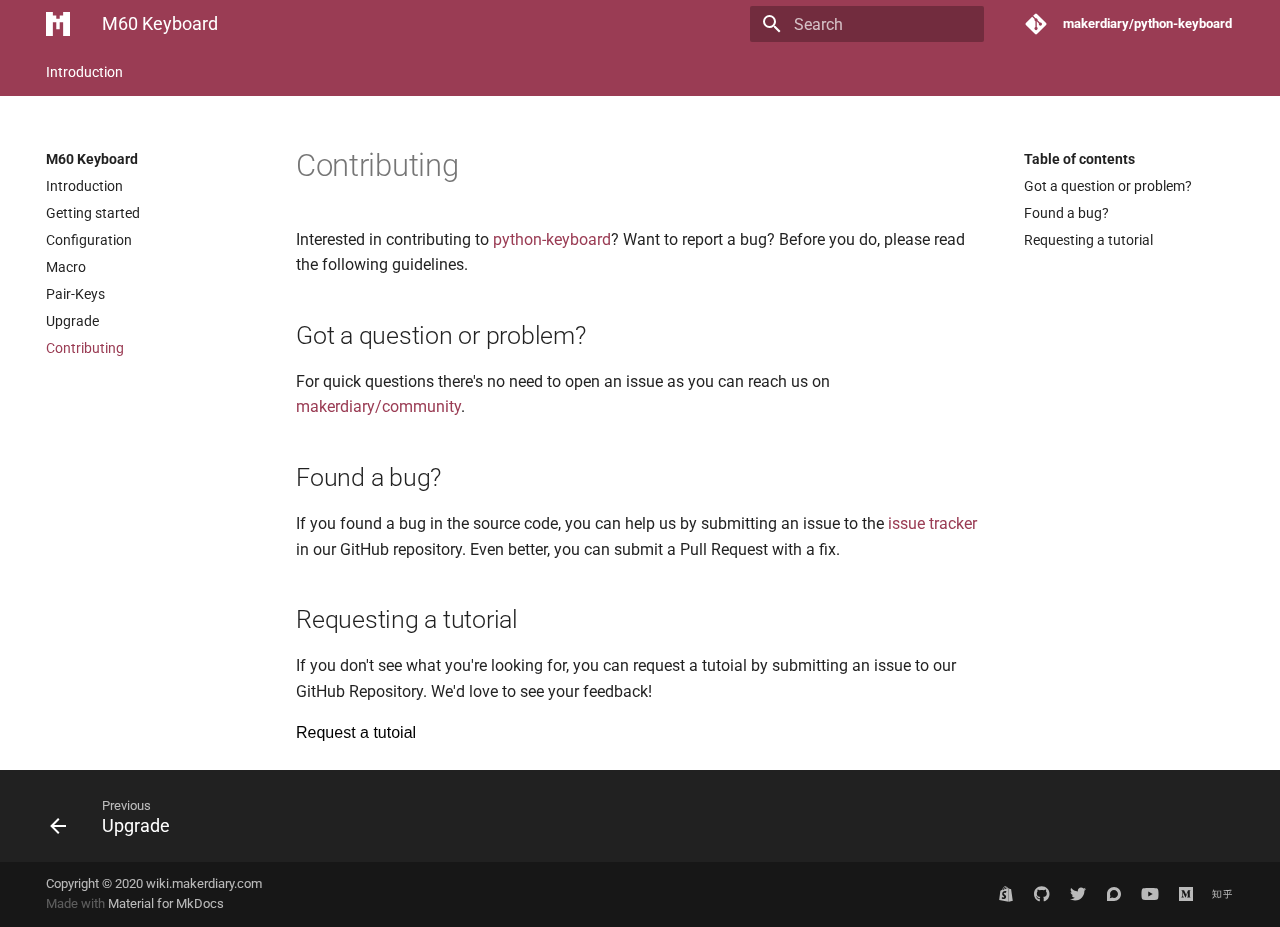
<file: CONTRIBUTING/index.html>
<!doctype html><html lang=en class=no-js> <head><meta charset=utf-8><meta name=viewport content="width=device-width,initial-scale=1"><meta name=description content="The documentation offers all you need to start using M60 Keyboard."><link href=https://wiki.makerdiary.com/python-keyboard/CONTRIBUTING/ rel=canonical><meta name=author content=makerdiary><link rel="shortcut icon" href=../assets/images/favicon.png><meta name=generator content="mkdocs-1.1.2, mkdocs-material-5.2.2"><title>Contributing - M60 Keyboard</title><link rel=stylesheet href=../assets/stylesheets/main.de3000c6.min.css><link rel=stylesheet href=../assets/stylesheets/palette.622c27da.min.css><meta name=theme-color content><link href=https://fonts.gstatic.com rel=preconnect crossorigin><link rel=stylesheet href="https://fonts.googleapis.com/css?family=Roboto:300,400,400i,700%7CRoboto+Mono&display=fallback"><style>body,input{font-family:"Roboto",-apple-system,BlinkMacSystemFont,Helvetica,Arial,sans-serif}code,kbd,pre{font-family:"Roboto Mono",SFMono-Regular,Consolas,Menlo,monospace}</style><link rel="preconnect dns-prefetch" href=https://www.google-analytics.com><script>window.ga=window.ga||function(){(ga.q=ga.q||[]).push(arguments)},ga.l=+new Date,ga("create","UA-54344624-2","auto"),ga("set","anonymizeIp",!0),ga("send","pageview"),document.addEventListener("DOMContentLoaded",function(){document.forms.search&&document.forms.search.query.addEventListener("blur",function(){if(this.value){var e=document.location.pathname;ga("send","pageview",e+"?q="+this.value)}})}),document.addEventListener("DOMContentSwitch",function(){ga("send","pageview")})</script><script async src=https://www.google-analytics.com/analytics.js></script></head> <body dir=ltr data-md-color-scheme=default data-md-color-primary=red-bud data-md-color-accent=red-bud> <input class=md-toggle data-md-toggle=drawer type=checkbox id=__drawer autocomplete=off> <input class=md-toggle data-md-toggle=search type=checkbox id=__search autocomplete=off> <label class=md-overlay for=__drawer></label> <div data-md-component=skip> <a href=#contributing class=md-skip> Skip to content </a> </div> <div data-md-component=announce> </div> <header class=md-header data-md-component=header> <nav class="md-header-nav md-grid" aria-label=Header> <a href=https://wiki.makerdiary.com/python-keyboard title="M60 Keyboard" class="md-header-nav__button md-logo" aria-label="M60 Keyboard"> <svg xmlns=http://www.w3.org/2000/svg viewbox="0 0 63 63"><path fill=#fff d="M0 63V0h18v9h9v9h9V9h9V0h18v63H45V27h-9v18h-9V27h-9v36z"/></svg> </a> <label class="md-header-nav__button md-icon" for=__drawer> <svg xmlns=http://www.w3.org/2000/svg viewbox="0 0 24 24"><path d="M3 6h18v2H3V6m0 5h18v2H3v-2m0 5h18v2H3v-2z"/></svg> </label> <div class=md-header-nav__title data-md-component=header-title> <div class=md-header-nav__ellipsis> <span class="md-header-nav__topic md-ellipsis"> M60 Keyboard </span> <span class="md-header-nav__topic md-ellipsis"> Contributing </span> </div> </div> <label class="md-header-nav__button md-icon" for=__search> <svg xmlns=http://www.w3.org/2000/svg viewbox="0 0 24 24"><path d="M9.5 3A6.5 6.5 0 0116 9.5c0 1.61-.59 3.09-1.56 4.23l.27.27h.79l5 5-1.5 1.5-5-5v-.79l-.27-.27A6.516 6.516 0 019.5 16 6.5 6.5 0 013 9.5 6.5 6.5 0 019.5 3m0 2C7 5 5 7 5 9.5S7 14 9.5 14 14 12 14 9.5 12 5 9.5 5z"/></svg> </label> <div class=md-search data-md-component=search role=dialog> <label class=md-search__overlay for=__search></label> <div class=md-search__inner role=search> <form class=md-search__form name=search> <input type=text class=md-search__input name=query aria-label=Search placeholder=Search autocapitalize=off autocorrect=off autocomplete=off spellcheck=false data-md-component=search-query data-md-state=active> <label class="md-search__icon md-icon" for=__search> <svg xmlns=http://www.w3.org/2000/svg viewbox="0 0 24 24"><path d="M9.5 3A6.5 6.5 0 0116 9.5c0 1.61-.59 3.09-1.56 4.23l.27.27h.79l5 5-1.5 1.5-5-5v-.79l-.27-.27A6.516 6.516 0 019.5 16 6.5 6.5 0 013 9.5 6.5 6.5 0 019.5 3m0 2C7 5 5 7 5 9.5S7 14 9.5 14 14 12 14 9.5 12 5 9.5 5z"/></svg> <svg xmlns=http://www.w3.org/2000/svg viewbox="0 0 24 24"><path d="M20 11v2H8l5.5 5.5-1.42 1.42L4.16 12l7.92-7.92L13.5 5.5 8 11h12z"/></svg> </label> <button type=reset class="md-search__icon md-icon" aria-label=Clear data-md-component=search-reset tabindex=-1> <svg xmlns=http://www.w3.org/2000/svg viewbox="0 0 24 24"><path d="M19 6.41L17.59 5 12 10.59 6.41 5 5 6.41 10.59 12 5 17.59 6.41 19 12 13.41 17.59 19 19 17.59 13.41 12 19 6.41z"/></svg> </button> </form> <div class=md-search__output> <div class=md-search__scrollwrap data-md-scrollfix> <div class=md-search-result data-md-component=search-result> <div class=md-search-result__meta> Initializing search </div> <ol class=md-search-result__list></ol> </div> </div> </div> </div> </div> <div class=md-header-nav__source> <a href=https://github.com/makerdiary/python-keyboard title="Go to repository" class=md-source> <div class="md-source__icon md-icon"> <svg xmlns=http://www.w3.org/2000/svg viewbox="0 0 448 512"><path d="M439.55 236.05L244 40.45a28.87 28.87 0 00-40.81 0l-40.66 40.63 51.52 51.52c27.06-9.14 52.68 16.77 43.39 43.68l49.66 49.66c34.23-11.8 61.18 31 35.47 56.69-26.49 26.49-70.21-2.87-56-37.34L240.22 199v121.85c25.3 12.54 22.26 41.85 9.08 55a34.34 34.34 0 01-48.55 0c-17.57-17.6-11.07-46.91 11.25-56v-123c-20.8-8.51-24.6-30.74-18.64-45L142.57 101 8.45 235.14a28.86 28.86 0 000 40.81l195.61 195.6a28.86 28.86 0 0040.8 0l194.69-194.69a28.86 28.86 0 000-40.81z"/></svg> </div> <div class=md-source__repository> makerdiary/python-keyboard </div> </a> </div> </nav> </header> <div class=md-container data-md-component=container> <nav class=md-tabs aria-label=Tabs data-md-component=tabs> <div class="md-tabs__inner md-grid"> <ul class=md-tabs__list> <li class=md-tabs__item> <a href=.. class="md-tabs__link md-tabs__link--active"> Introduction </a> </li> </ul> </div> </nav> <main class=md-main data-md-component=main> <div class="md-main__inner md-grid"> <div class="md-sidebar md-sidebar--primary" data-md-component=navigation> <div class=md-sidebar__scrollwrap> <div class=md-sidebar__inner> <nav class="md-nav md-nav--primary" aria-label=Navigation data-md-level=0> <label class=md-nav__title for=__drawer> <a href=https://wiki.makerdiary.com/python-keyboard title="M60 Keyboard" class="md-nav__button md-logo" aria-label="M60 Keyboard"> <svg xmlns=http://www.w3.org/2000/svg viewbox="0 0 63 63"><path fill=#fff d="M0 63V0h18v9h9v9h9V9h9V0h18v63H45V27h-9v18h-9V27h-9v36z"/></svg> </a> M60 Keyboard </label> <div class=md-nav__source> <a href=https://github.com/makerdiary/python-keyboard title="Go to repository" class=md-source> <div class="md-source__icon md-icon"> <svg xmlns=http://www.w3.org/2000/svg viewbox="0 0 448 512"><path d="M439.55 236.05L244 40.45a28.87 28.87 0 00-40.81 0l-40.66 40.63 51.52 51.52c27.06-9.14 52.68 16.77 43.39 43.68l49.66 49.66c34.23-11.8 61.18 31 35.47 56.69-26.49 26.49-70.21-2.87-56-37.34L240.22 199v121.85c25.3 12.54 22.26 41.85 9.08 55a34.34 34.34 0 01-48.55 0c-17.57-17.6-11.07-46.91 11.25-56v-123c-20.8-8.51-24.6-30.74-18.64-45L142.57 101 8.45 235.14a28.86 28.86 0 000 40.81l195.61 195.6a28.86 28.86 0 0040.8 0l194.69-194.69a28.86 28.86 0 000-40.81z"/></svg> </div> <div class=md-source__repository> makerdiary/python-keyboard </div> </a> </div> <ul class=md-nav__list data-md-scrollfix> <li class=md-nav__item> <a href=.. title=Introduction class=md-nav__link> Introduction </a> </li> <li class=md-nav__item> <a href=../getting-started/ title="Getting started" class=md-nav__link> Getting started </a> </li> <li class=md-nav__item> <a href=../configuration/ title=Configuration class=md-nav__link> Configuration </a> </li> <li class=md-nav__item> <a href=../macro/ title=Macro class=md-nav__link> Macro </a> </li> <li class=md-nav__item> <a href=../pair-keys/ title=Pair-Keys class=md-nav__link> Pair-Keys </a> </li> <li class=md-nav__item> <a href=../upgrade_firmware/ title=Upgrade class=md-nav__link> Upgrade </a> </li> <li class="md-nav__item md-nav__item--active"> <input class="md-nav__toggle md-toggle" data-md-toggle=toc type=checkbox id=__toc> <label class="md-nav__link md-nav__link--active" for=__toc> Contributing <span class="md-nav__icon md-icon"> <svg xmlns=http://www.w3.org/2000/svg viewbox="0 0 24 24"><path d="M3 9h14V7H3v2m0 4h14v-2H3v2m0 4h14v-2H3v2m16 0h2v-2h-2v2m0-10v2h2V7h-2m0 6h2v-2h-2v2z"/></svg> </span> </label> <a href=./ title=Contributing class="md-nav__link md-nav__link--active"> Contributing </a> <nav class="md-nav md-nav--secondary" aria-label="Table of contents"> <label class=md-nav__title for=__toc> <span class="md-nav__icon md-icon"> <svg xmlns=http://www.w3.org/2000/svg viewbox="0 0 24 24"><path d="M20 11v2H8l5.5 5.5-1.42 1.42L4.16 12l7.92-7.92L13.5 5.5 8 11h12z"/></svg> </span> Table of contents </label> <ul class=md-nav__list data-md-scrollfix> <li class=md-nav__item> <a href=#got-a-question-or-problem class=md-nav__link> Got a question or problem? </a> </li> <li class=md-nav__item> <a href=#found-a-bug class=md-nav__link> Found a bug? </a> </li> <li class=md-nav__item> <a href=#requesting-a-tutorial class=md-nav__link> Requesting a tutorial </a> </li> </ul> </nav> </li> </ul> </nav> </div> </div> </div> <div class="md-sidebar md-sidebar--secondary" data-md-component=toc> <div class=md-sidebar__scrollwrap> <div class=md-sidebar__inner> <nav class="md-nav md-nav--secondary" aria-label="Table of contents"> <label class=md-nav__title for=__toc> <span class="md-nav__icon md-icon"> <svg xmlns=http://www.w3.org/2000/svg viewbox="0 0 24 24"><path d="M20 11v2H8l5.5 5.5-1.42 1.42L4.16 12l7.92-7.92L13.5 5.5 8 11h12z"/></svg> </span> Table of contents </label> <ul class=md-nav__list data-md-scrollfix> <li class=md-nav__item> <a href=#got-a-question-or-problem class=md-nav__link> Got a question or problem? </a> </li> <li class=md-nav__item> <a href=#found-a-bug class=md-nav__link> Found a bug? </a> </li> <li class=md-nav__item> <a href=#requesting-a-tutorial class=md-nav__link> Requesting a tutorial </a> </li> </ul> </nav> </div> </div> </div> <div class=md-content> <article class="md-content__inner md-typeset"> <h1 id=contributing>Contributing<a class=headerlink href=#contributing title="Permanent link">&para;</a></h1> <p>Interested in contributing to <a href=https://github.com/makerdiary/python-keyboard>python-keyboard</a>? Want to report a bug? Before you do, please read the following guidelines.</p> <h2 id=got-a-question-or-problem>Got a question or problem?<a class=headerlink href=#got-a-question-or-problem title="Permanent link">&para;</a></h2> <p>For quick questions there's no need to open an issue as you can reach us on <a href=https://community.makerdiary.com>makerdiary/community</a>.</p> <h2 id=found-a-bug>Found a bug?<a class=headerlink href=#found-a-bug title="Permanent link">&para;</a></h2> <p>If you found a bug in the source code, you can help us by submitting an issue to the <a href=https://github.com/makerdiary/mx-keyboard/issues>issue tracker</a> in our GitHub repository. Even better, you can submit a Pull Request with a fix.</p> <h2 id=requesting-a-tutorial>Requesting a tutorial<a class=headerlink href=#requesting-a-tutorial title="Permanent link">&para;</a></h2> <p>If you don't see what you're looking for, you can request a tutoial by submitting an issue to our GitHub Repository. We'd love to see your feedback!</p> <p><a href="https://github.com/makerdiary/mx-keyboard/issues/new?title=Tutorial%20Request:%20%3Ctitle%3E&body=Description%0A%0ATechnical%20Level%0Abeginner%20%7C%20intermediate%20%7C%20advanced%0A%0ALength%0Ashort%20(%3C%20250%20words)%20%7C%20medium%20(250-500%20words)%20%7C%20long%20(1000%20words+)%0A"><button data-md-color-primary=red-bud style="width: auto;"><i class="fa fa-github"></i> Request a tutoial</button></a></p> </article> </div> </div> </main> <footer class=md-footer> <div class=md-footer-nav> <nav class="md-footer-nav__inner md-grid" aria-label=Footer> <a href=../upgrade_firmware/ title=Upgrade class="md-footer-nav__link md-footer-nav__link--prev" rel=prev> <div class="md-footer-nav__button md-icon"> <svg xmlns=http://www.w3.org/2000/svg viewbox="0 0 24 24"><path d="M20 11v2H8l5.5 5.5-1.42 1.42L4.16 12l7.92-7.92L13.5 5.5 8 11h12z"/></svg> </div> <div class=md-footer-nav__title> <div class=md-ellipsis> <span class=md-footer-nav__direction> Previous </span> Upgrade </div> </div> </a> </nav> </div> <div class="md-footer-meta md-typeset"> <div class="md-footer-meta__inner md-grid"> <div class=md-footer-copyright> <div class=md-footer-copyright__highlight> Copyright &copy; 2020 <a href=https://wiki.makerdiary.com target=_blank>wiki.makerdiary.com</a> </div> Made with <a href=https://squidfunk.github.io/mkdocs-material/ target=_blank rel=noopener> Material for MkDocs </a> </div> <div class=md-footer-social> <a href=https://store.makerdiary.com target=_blank rel=noopener title=store.makerdiary.com class=md-footer-social__link> <svg xmlns=http://www.w3.org/2000/svg viewbox="0 0 448 512"><path d="M388.32 104.1a4.66 4.66 0 00-4.4-4c-2 0-37.23-.8-37.23-.8s-21.61-20.82-29.62-28.83V503.2L442.76 472s-54.04-365.5-54.44-367.9zm-99.67-33.63a116.67 116.67 0 00-7.21-17.61C271 32.85 255.42 22 237 22a15 15 0 00-4 .4c-.4-.8-1.2-1.2-1.6-2-8-8.77-18.4-12.77-30.82-12.4-24 .8-48 18-67.25 48.83-13.61 21.62-24 48.84-26.82 70.06-27.62 8.4-46.83 14.41-47.23 14.81-14 4.4-14.41 4.8-16 18-1.2 10-38 291.82-38 291.82L307.86 504V65.67a41.66 41.66 0 00-4.4.4s-5.6 1.6-14.81 4.4zm-55.24 17.22c-16 4.8-33.63 10.4-50.84 15.61 4.8-18.82 14.41-37.63 25.62-50 4.4-4.4 10.41-9.61 17.21-12.81 6.81 14.37 8.41 33.99 8.01 47.2zm-32.83-63.25A27.49 27.49 0 01215 28c-6.4 3.2-12.81 8.41-18.81 14.41-15.21 16.42-26.82 42-31.62 66.45-14.42 4.41-28.83 8.81-42 12.81 8.76-38.39 41.18-96.43 78.01-97.23zm-46.43 220.17c1.6 25.61 69.25 31.22 73.25 91.66 2.8 47.64-25.22 80.06-65.65 82.47-48.83 3.2-75.65-25.62-75.65-25.62l10.4-44s26.82 20.42 48.44 18.82c14-.8 19.22-12.41 18.81-20.42-2-33.62-57.24-31.62-60.84-86.86-3.2-46.44 27.22-93.27 94.47-97.68 26-1.6 39.23 4.81 39.23 4.81l-15.21 57.6s-17.21-8-37.63-6.4c-29.62 2.01-30.02 20.81-29.62 25.62zm95.27-161.73c0-12-1.6-29.22-7.21-43.63 18.42 3.6 27.22 24 31.23 36.43q-10.81 3-24.02 7.2z"/></svg> </a> <a href=https://github.com/makerdiary target=_blank rel=noopener title=github.com class=md-footer-social__link> <svg xmlns=http://www.w3.org/2000/svg viewbox="0 0 496 512"><path d="M165.9 397.4c0 2-2.3 3.6-5.2 3.6-3.3.3-5.6-1.3-5.6-3.6 0-2 2.3-3.6 5.2-3.6 3-.3 5.6 1.3 5.6 3.6zm-31.1-4.5c-.7 2 1.3 4.3 4.3 4.9 2.6 1 5.6 0 6.2-2s-1.3-4.3-4.3-5.2c-2.6-.7-5.5.3-6.2 2.3zm44.2-1.7c-2.9.7-4.9 2.6-4.6 4.9.3 2 2.9 3.3 5.9 2.6 2.9-.7 4.9-2.6 4.6-4.6-.3-1.9-3-3.2-5.9-2.9zM244.8 8C106.1 8 0 113.3 0 252c0 110.9 69.8 205.8 169.5 239.2 12.8 2.3 17.3-5.6 17.3-12.1 0-6.2-.3-40.4-.3-61.4 0 0-70 15-84.7-29.8 0 0-11.4-29.1-27.8-36.6 0 0-22.9-15.7 1.6-15.4 0 0 24.9 2 38.6 25.8 21.9 38.6 58.6 27.5 72.9 20.9 2.3-16 8.8-27.1 16-33.7-55.9-6.2-112.3-14.3-112.3-110.5 0-27.5 7.6-41.3 23.6-58.9-2.6-6.5-11.1-33.3 2.6-67.9 20.9-6.5 69 27 69 27 20-5.6 41.5-8.5 62.8-8.5s42.8 2.9 62.8 8.5c0 0 48.1-33.6 69-27 13.7 34.7 5.2 61.4 2.6 67.9 16 17.7 25.8 31.5 25.8 58.9 0 96.5-58.9 104.2-114.8 110.5 9.2 7.9 17 22.9 17 46.4 0 33.7-.3 75.4-.3 83.6 0 6.5 4.6 14.4 17.3 12.1C428.2 457.8 496 362.9 496 252 496 113.3 383.5 8 244.8 8zM97.2 352.9c-1.3 1-1 3.3.7 5.2 1.6 1.6 3.9 2.3 5.2 1 1.3-1 1-3.3-.7-5.2-1.6-1.6-3.9-2.3-5.2-1zm-10.8-8.1c-.7 1.3.3 2.9 2.3 3.9 1.6 1 3.6.7 4.3-.7.7-1.3-.3-2.9-2.3-3.9-2-.6-3.6-.3-4.3.7zm32.4 35.6c-1.6 1.3-1 4.3 1.3 6.2 2.3 2.3 5.2 2.6 6.5 1 1.3-1.3.7-4.3-1.3-6.2-2.2-2.3-5.2-2.6-6.5-1zm-11.4-14.7c-1.6 1-1.6 3.6 0 5.9 1.6 2.3 4.3 3.3 5.6 2.3 1.6-1.3 1.6-3.9 0-6.2-1.4-2.3-4-3.3-5.6-2z"/></svg> </a> <a href=https://twitter.com/makerdiary target=_blank rel=noopener title=twitter.com class=md-footer-social__link> <svg xmlns=http://www.w3.org/2000/svg viewbox="0 0 512 512"><path d="M459.37 151.716c.325 4.548.325 9.097.325 13.645 0 138.72-105.583 298.558-298.558 298.558-59.452 0-114.68-17.219-161.137-47.106 8.447.974 16.568 1.299 25.34 1.299 49.055 0 94.213-16.568 130.274-44.832-46.132-.975-84.792-31.188-98.112-72.772 6.498.974 12.995 1.624 19.818 1.624 9.421 0 18.843-1.3 27.614-3.573-48.081-9.747-84.143-51.98-84.143-102.985v-1.299c13.969 7.797 30.214 12.67 47.431 13.319-28.264-18.843-46.781-51.005-46.781-87.391 0-19.492 5.197-37.36 14.294-52.954 51.655 63.675 129.3 105.258 216.365 109.807-1.624-7.797-2.599-15.918-2.599-24.04 0-57.828 46.782-104.934 104.934-104.934 30.213 0 57.502 12.67 76.67 33.137 23.715-4.548 46.456-13.32 66.599-25.34-7.798 24.366-24.366 44.833-46.132 57.827 21.117-2.273 41.584-8.122 60.426-16.243-14.292 20.791-32.161 39.308-52.628 54.253z"/></svg> </a> <a href=https://community.makerdiary.com target=_blank rel=noopener title=community.makerdiary.com class=md-footer-social__link> <svg xmlns=http://www.w3.org/2000/svg viewbox="0 0 448 512"><path d="M225.9 32C103.3 32 0 130.5 0 252.1 0 256 .1 480 .1 480l225.8-.2c122.7 0 222.1-102.3 222.1-223.9C448 134.3 348.6 32 225.9 32zM224 384c-19.4 0-37.9-4.3-54.4-12.1L88.5 392l22.9-75c-9.8-18.1-15.4-38.9-15.4-61 0-70.7 57.3-128 128-128s128 57.3 128 128-57.3 128-128 128z"/></svg> </a> <a href=https://www.youtube.com/channel/UCX4nJNlsyj9VJeQOHgOs0yg target=_blank rel=noopener title=www.youtube.com class=md-footer-social__link> <svg xmlns=http://www.w3.org/2000/svg viewbox="0 0 576 512"><path d="M549.655 124.083c-6.281-23.65-24.787-42.276-48.284-48.597C458.781 64 288 64 288 64S117.22 64 74.629 75.486c-23.497 6.322-42.003 24.947-48.284 48.597-11.412 42.867-11.412 132.305-11.412 132.305s0 89.438 11.412 132.305c6.281 23.65 24.787 41.5 48.284 47.821C117.22 448 288 448 288 448s170.78 0 213.371-11.486c23.497-6.321 42.003-24.171 48.284-47.821 11.412-42.867 11.412-132.305 11.412-132.305s0-89.438-11.412-132.305zm-317.51 213.508V175.185l142.739 81.205-142.739 81.201z"/></svg> </a> <a href=https://medium.com/makerdiary target=_blank rel=noopener title=medium.com class=md-footer-social__link> <svg xmlns=http://www.w3.org/2000/svg viewbox="0 0 448 512"><path d="M0 32v448h448V32H0zm372.2 106.1l-24 23c-2.1 1.6-3.1 4.2-2.7 6.7v169.3c-.4 2.6.6 5.2 2.7 6.7l23.5 23v5.1h-118V367l24.3-23.6c2.4-2.4 2.4-3.1 2.4-6.7V199.8l-67.6 171.6h-9.1L125 199.8v115c-.7 4.8 1 9.7 4.4 13.2l31.6 38.3v5.1H71.2v-5.1l31.6-38.3c3.4-3.5 4.9-8.4 4.1-13.2v-133c.4-3.7-1-7.3-3.8-9.8L75 138.1V133h87.3l67.4 148L289 133.1h83.2v5z"/></svg> </a> <a href=https://zhuanlan.zhihu.com/makerdiary target=_blank rel=noopener title=zhuanlan.zhihu.com class=md-footer-social__link> <svg xmlns=http://www.w3.org/2000/svg viewbox="0 0 640 512"><path d="M170.54 148.13v217.54l23.43.01 7.71 26.37 42.01-26.37h49.53V148.13H170.54zm97.75 193.93h-27.94l-27.9 17.51-5.08-17.47-11.9-.04V171.75h72.82v170.31zm-118.46-94.39H97.5c1.74-27.1 2.2-51.59 2.2-73.46h51.16s1.97-22.56-8.58-22.31h-88.5c3.49-13.12 7.87-26.66 13.12-40.67 0 0-24.07 0-32.27 21.57-3.39 8.9-13.21 43.14-30.7 78.12 5.89-.64 25.37-1.18 36.84-22.21 2.11-5.89 2.51-6.66 5.14-14.53h28.87c0 10.5-1.2 66.88-1.68 73.44H20.83c-11.74 0-15.56 23.62-15.56 23.62h65.58C66.45 321.1 42.83 363.12 0 396.34c20.49 5.85 40.91-.93 51-9.9 0 0 22.98-20.9 35.59-69.25l53.96 64.94s7.91-26.89-1.24-39.99c-7.58-8.92-28.06-33.06-36.79-41.81L87.9 311.95c4.36-13.98 6.99-27.55 7.87-40.67h61.65s-.09-23.62-7.59-23.62v.01zm412.02-1.6c20.83-25.64 44.98-58.57 44.98-58.57s-18.65-14.8-27.38-4.06c-6 8.15-36.83 48.2-36.83 48.2l19.23 14.43zm-150.09-59.09c-9.01-8.25-25.91 2.13-25.91 2.13s39.52 55.04 41.12 57.45l19.46-13.73s-25.67-37.61-34.66-45.86h-.01zM640 258.35c-19.78 0-130.91.93-131.06.93v-101c4.81 0 12.42-.4 22.85-1.2 40.88-2.41 70.13-4 87.77-4.81 0 0 12.22-27.19-.59-33.44-3.07-1.18-23.17 4.58-23.17 4.58s-165.22 16.49-232.36 18.05c1.6 8.82 7.62 17.08 15.78 19.55 13.31 3.48 22.69 1.7 49.15.89 24.83-1.6 43.68-2.43 56.51-2.43v99.81H351.41s2.82 22.31 25.51 22.85h107.94v70.92c0 13.97-11.19 21.99-24.48 21.12-14.08.11-26.08-1.15-41.69-1.81 1.99 3.97 6.33 14.39 19.31 21.84 9.88 4.81 16.17 6.57 26.02 6.57 29.56 0 45.67-17.28 44.89-45.31v-73.32h122.36c9.68 0 8.7-23.78 8.7-23.78l.03-.01z"/></svg> </a> </div> </div> </div> </footer> </div> <script src=../assets/javascripts/vendor.de50e36d.min.js></script> <script src=../assets/javascripts/bundle.ff925e8b.min.js></script><script id=__lang type=application/json>{"clipboard.copy": "Copy to clipboard", "clipboard.copied": "Copied to clipboard", "search.config.lang": "en", "search.config.pipeline": "trimmer, stopWordFilter", "search.config.separator": "[\\s\\-]+", "search.result.placeholder": "Type to start searching", "search.result.none": "No matching documents", "search.result.one": "1 matching document", "search.result.other": "# matching documents"}</script> <script>
        app = initialize({
          base: "..",
          features: ["tabs"],
          search: Object.assign({
            worker: "../assets/javascripts/worker/search.27c6a5e6.min.js"
          }, typeof search !== "undefined" && search)
        })
      </script> </body> </html>
</file>
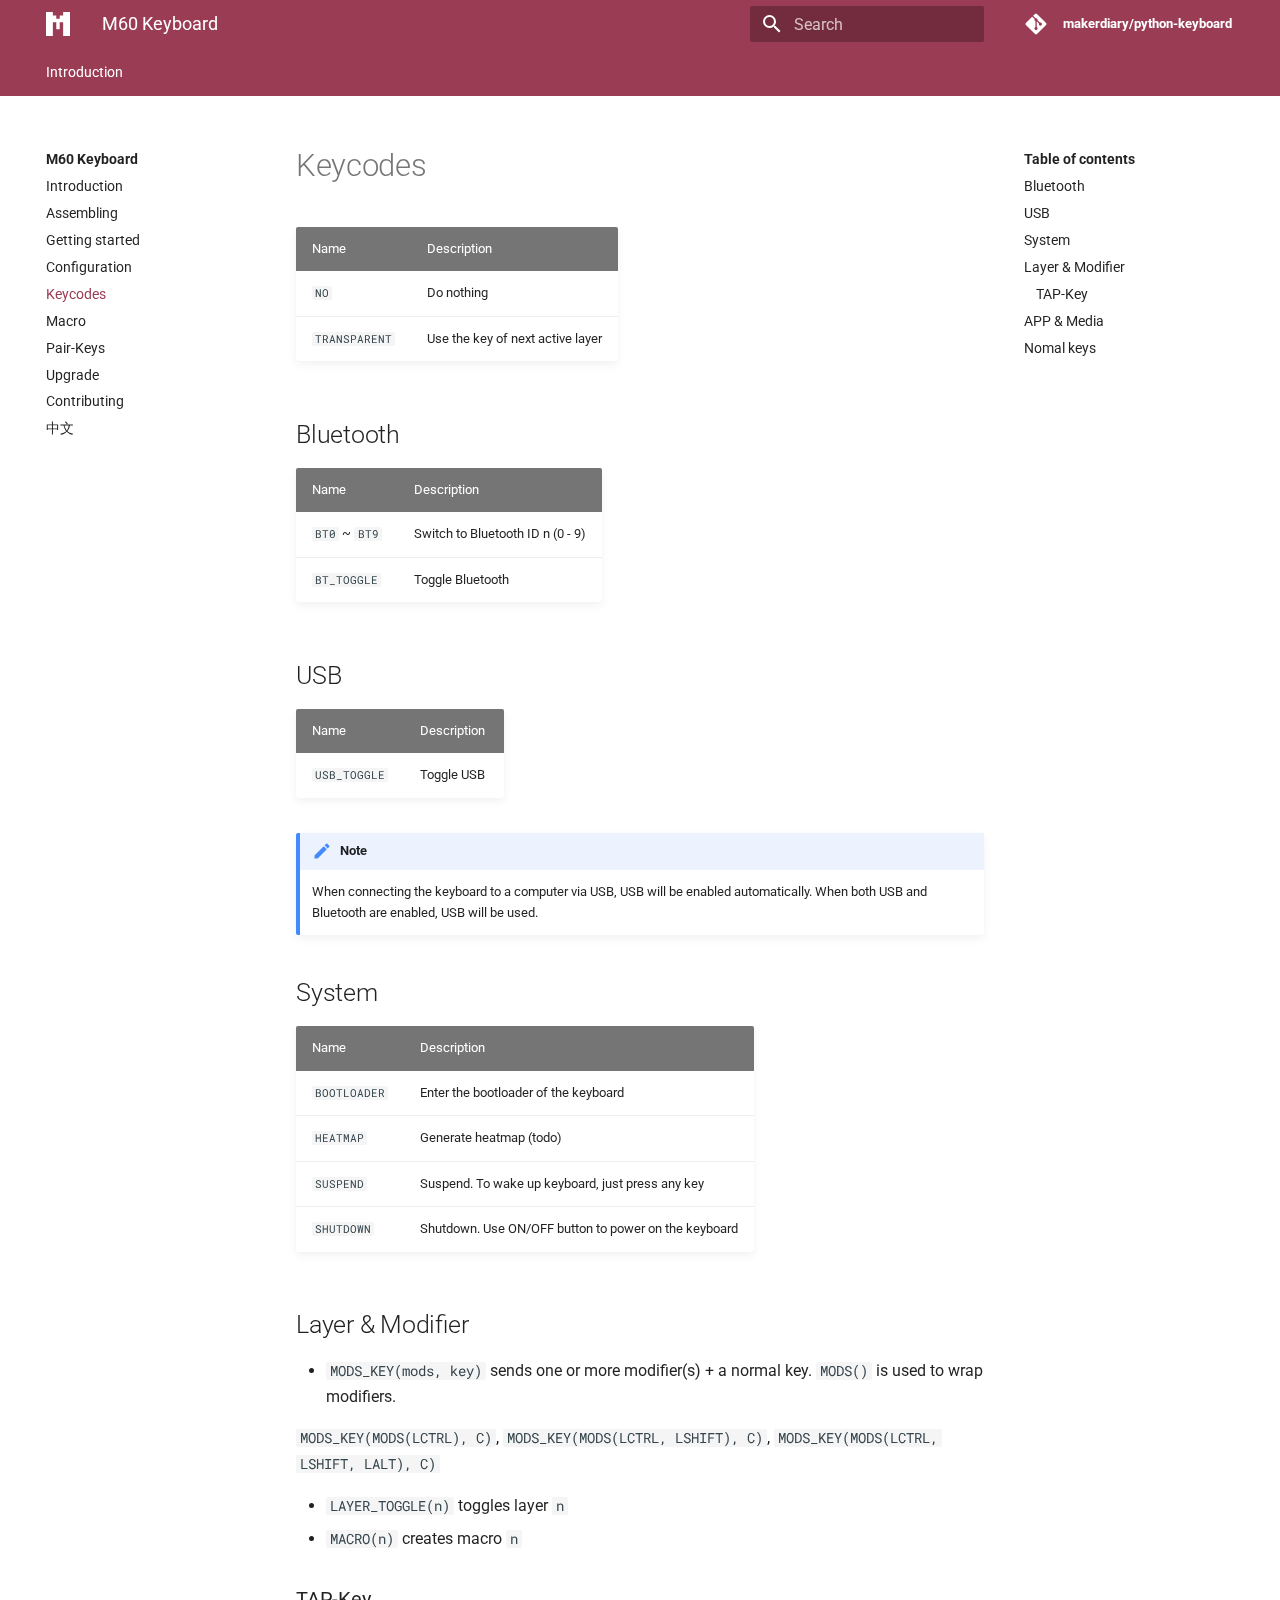
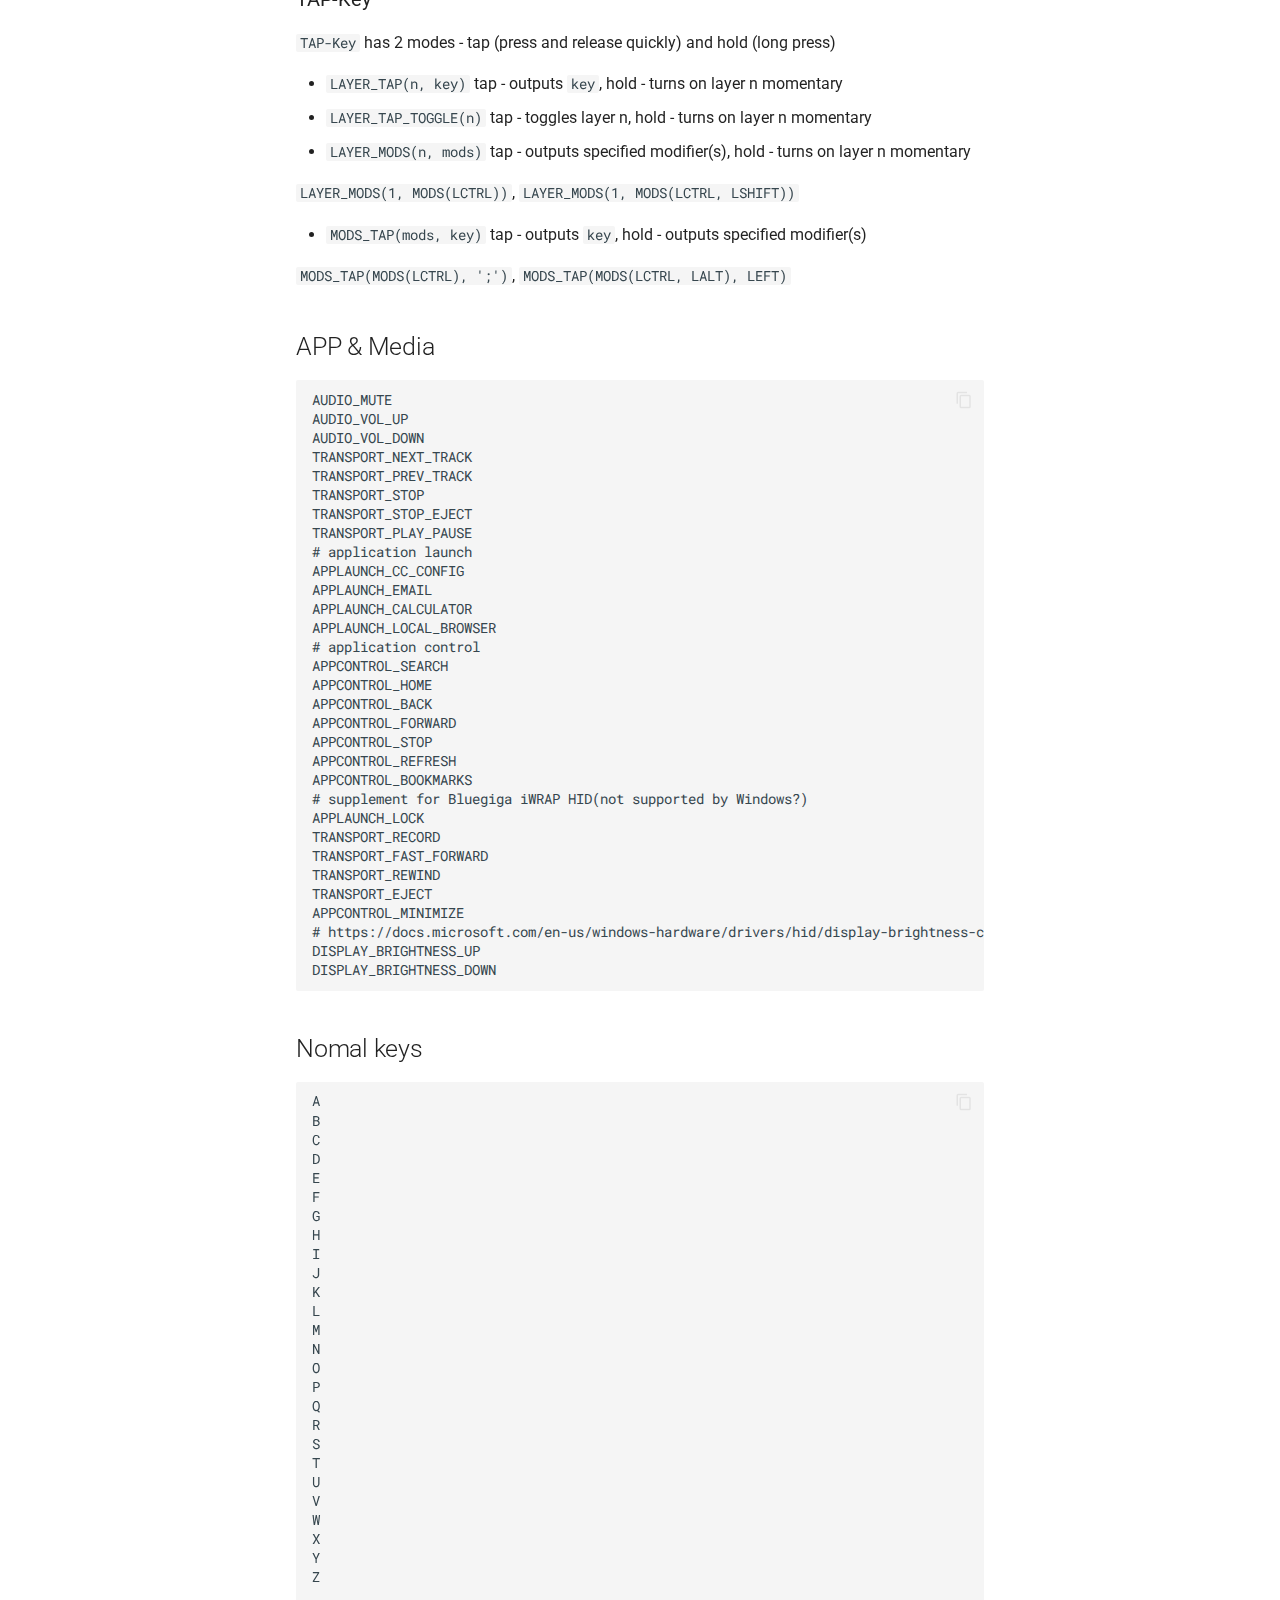
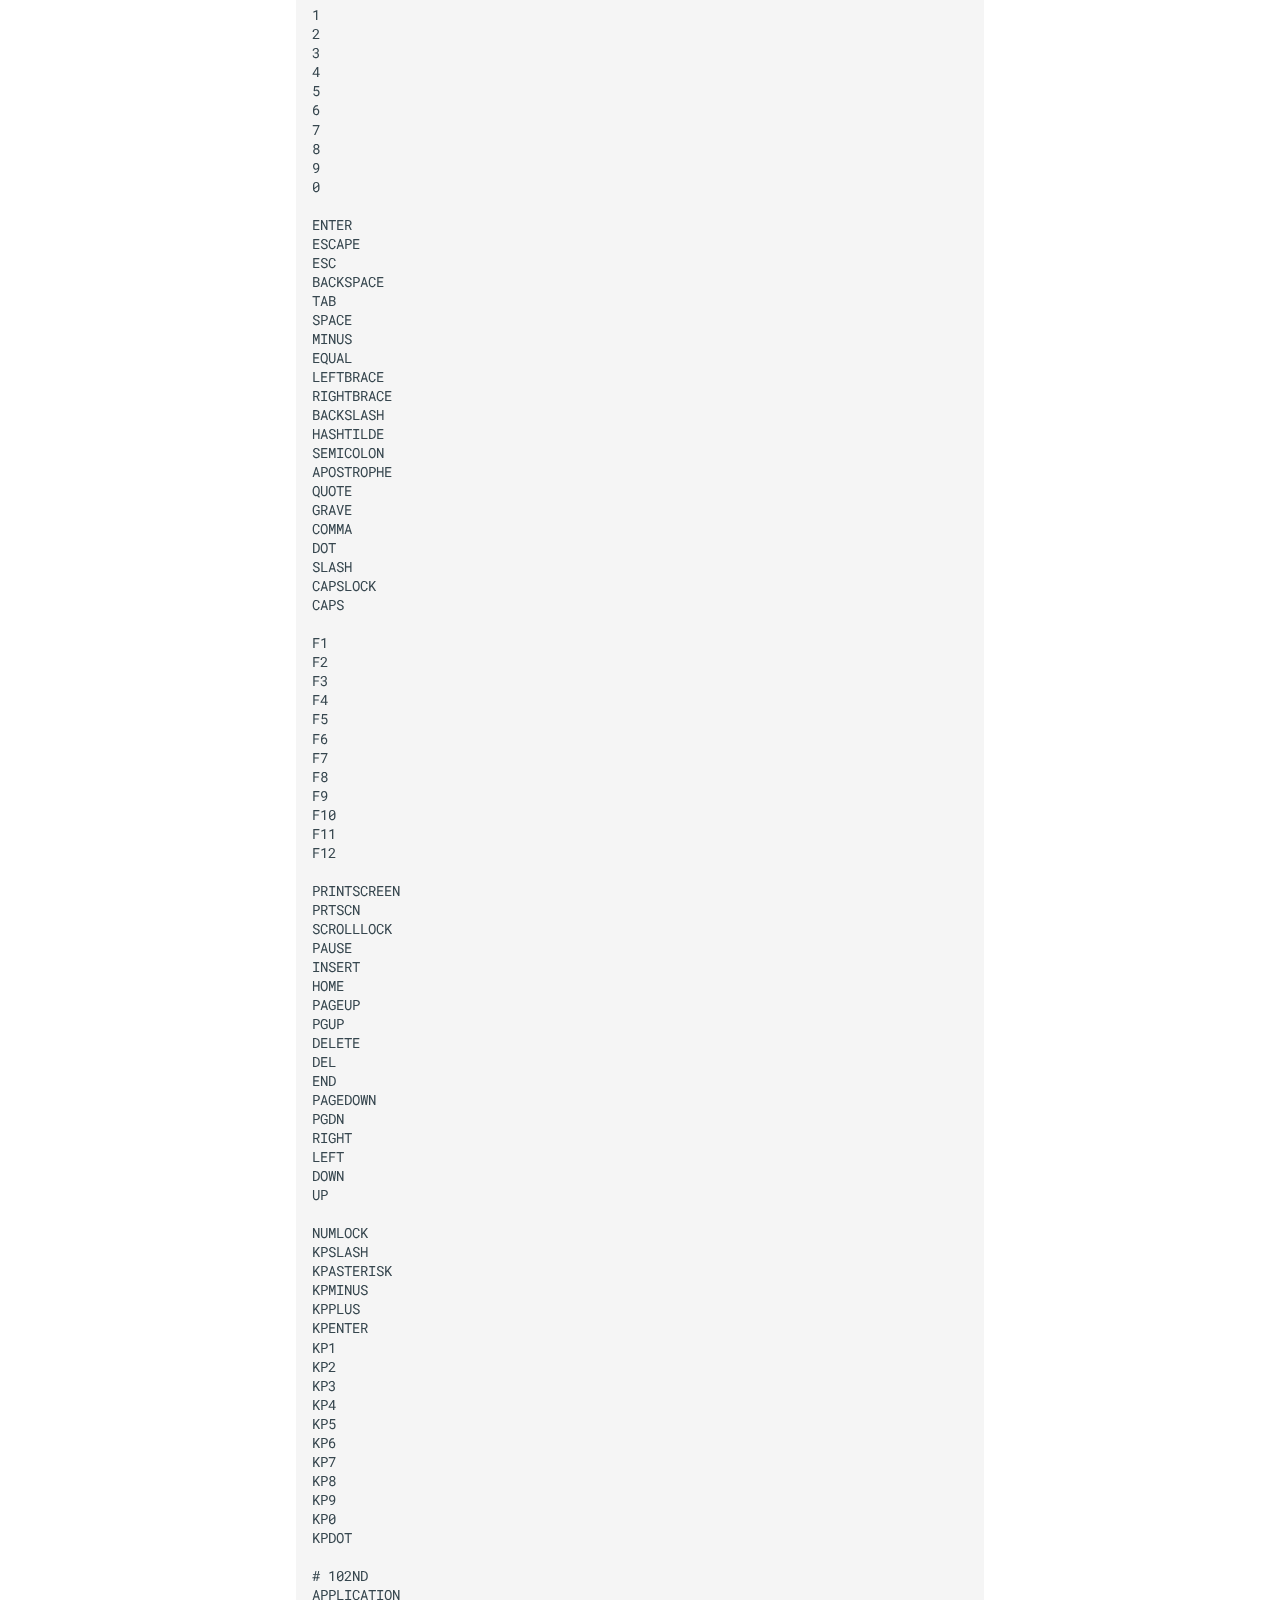
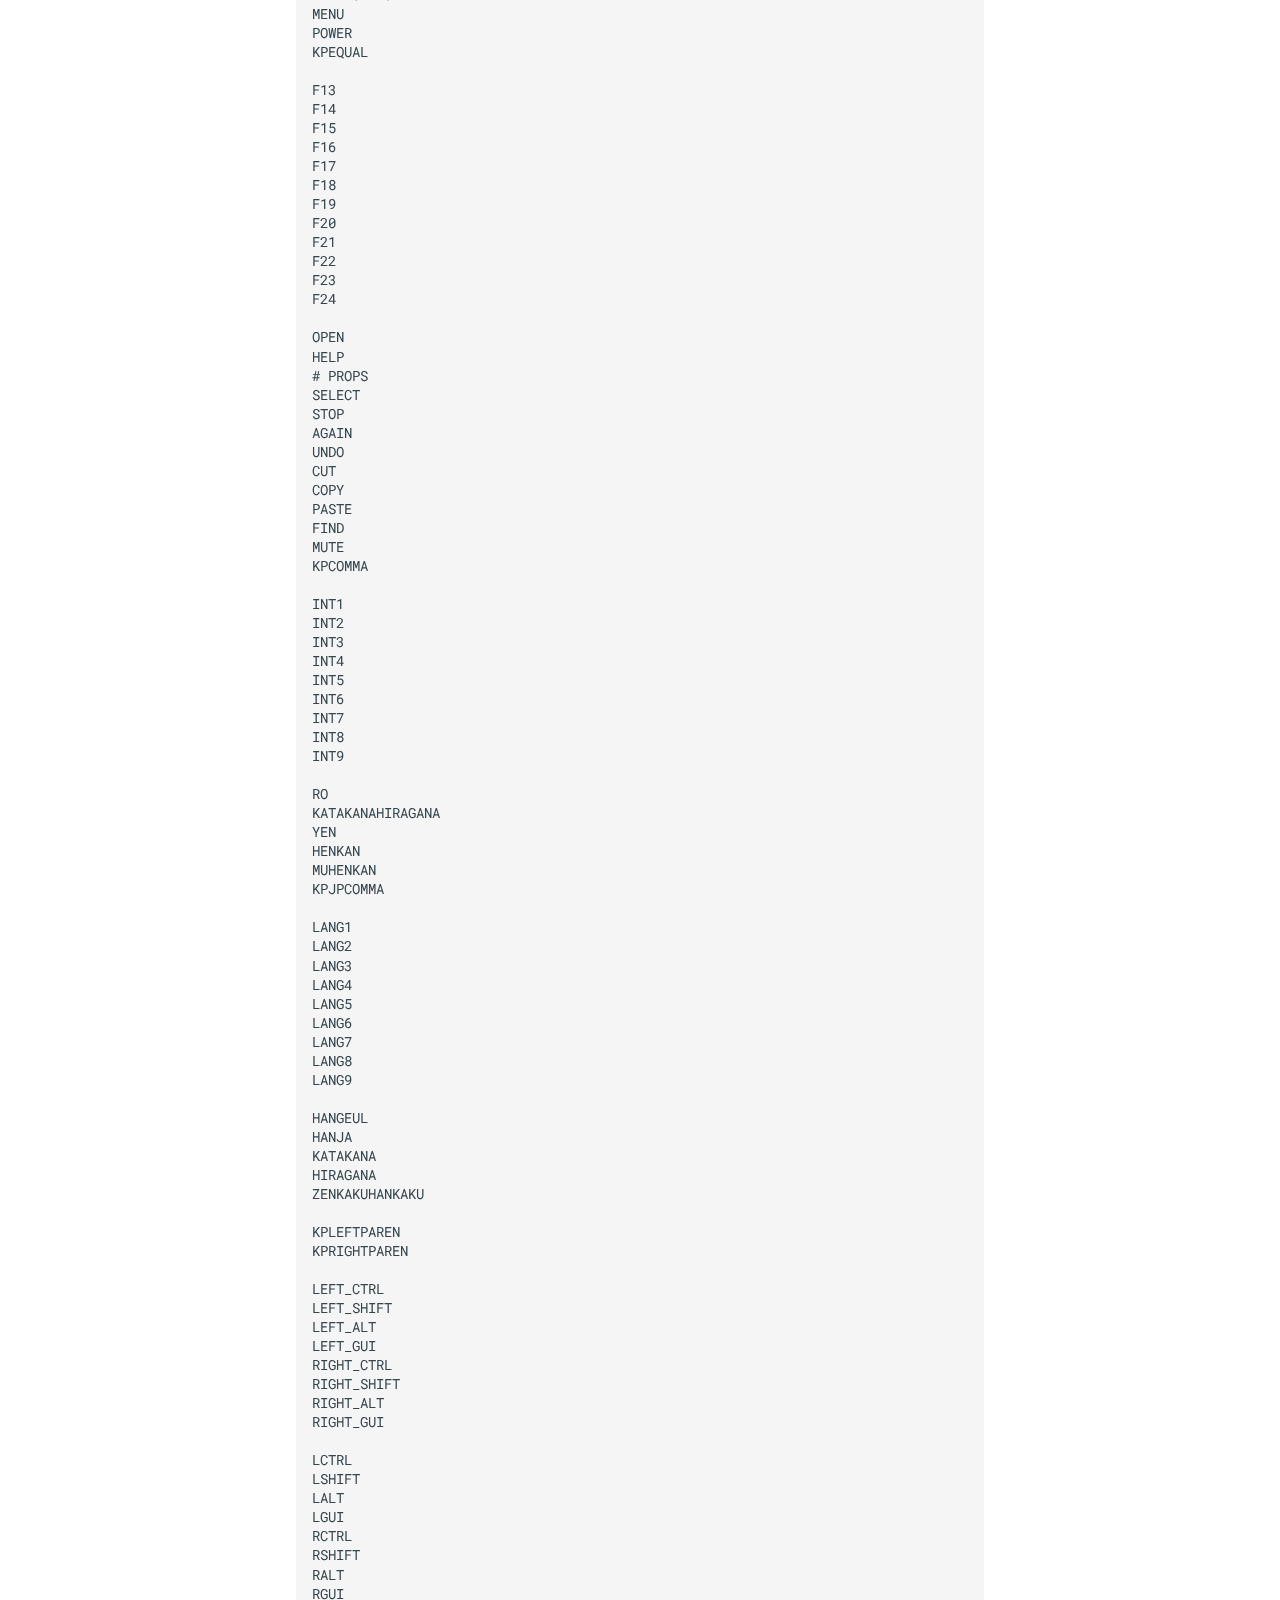
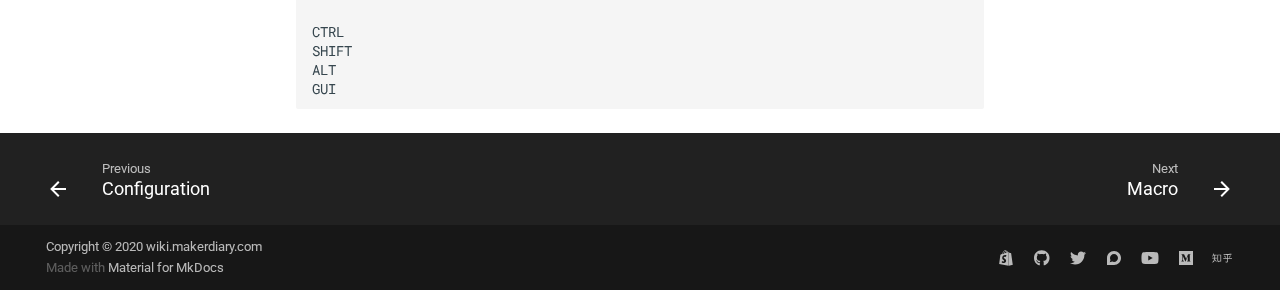
<file: keycodes/index.html>
<!doctype html><html lang=en class=no-js> <head><meta charset=utf-8><meta name=viewport content="width=device-width,initial-scale=1"><meta name=description content="The documentation offers all you need to start using M60 Keyboard."><link href=https://wiki.makerdiary.com/python-keyboard/keycodes/ rel=canonical><meta name=author content=makerdiary><link rel="shortcut icon" href=../assets/images/favicon.png><meta name=generator content="mkdocs-1.1.2, mkdocs-material-5.2.2"><title>Keycodes - M60 Keyboard</title><link rel=stylesheet href=../assets/stylesheets/main.de3000c6.min.css><link rel=stylesheet href=../assets/stylesheets/palette.622c27da.min.css><meta name=theme-color content><link href=https://fonts.gstatic.com rel=preconnect crossorigin><link rel=stylesheet href="https://fonts.googleapis.com/css?family=Roboto:300,400,400i,700%7CRoboto+Mono&display=fallback"><style>body,input{font-family:"Roboto",-apple-system,BlinkMacSystemFont,Helvetica,Arial,sans-serif}code,kbd,pre{font-family:"Roboto Mono",SFMono-Regular,Consolas,Menlo,monospace}</style><link rel="preconnect dns-prefetch" href=https://www.google-analytics.com><script>window.ga=window.ga||function(){(ga.q=ga.q||[]).push(arguments)},ga.l=+new Date,ga("create","UA-54344624-2","auto"),ga("set","anonymizeIp",!0),ga("send","pageview"),document.addEventListener("DOMContentLoaded",function(){document.forms.search&&document.forms.search.query.addEventListener("blur",function(){if(this.value){var e=document.location.pathname;ga("send","pageview",e+"?q="+this.value)}})}),document.addEventListener("DOMContentSwitch",function(){ga("send","pageview")})</script><script async src=https://www.google-analytics.com/analytics.js></script></head> <body dir=ltr data-md-color-scheme=default data-md-color-primary=red-bud data-md-color-accent=red-bud> <input class=md-toggle data-md-toggle=drawer type=checkbox id=__drawer autocomplete=off> <input class=md-toggle data-md-toggle=search type=checkbox id=__search autocomplete=off> <label class=md-overlay for=__drawer></label> <div data-md-component=skip> <a href=#bluetooth class=md-skip> Skip to content </a> </div> <div data-md-component=announce> </div> <header class=md-header data-md-component=header> <nav class="md-header-nav md-grid" aria-label=Header> <a href=https://wiki.makerdiary.com/python-keyboard title="M60 Keyboard" class="md-header-nav__button md-logo" aria-label="M60 Keyboard"> <svg xmlns=http://www.w3.org/2000/svg viewbox="0 0 63 63"><path fill=#fff d="M0 63V0h18v9h9v9h9V9h9V0h18v63H45V27h-9v18h-9V27h-9v36z"/></svg> </a> <label class="md-header-nav__button md-icon" for=__drawer> <svg xmlns=http://www.w3.org/2000/svg viewbox="0 0 24 24"><path d="M3 6h18v2H3V6m0 5h18v2H3v-2m0 5h18v2H3v-2z"/></svg> </label> <div class=md-header-nav__title data-md-component=header-title> <div class=md-header-nav__ellipsis> <span class="md-header-nav__topic md-ellipsis"> M60 Keyboard </span> <span class="md-header-nav__topic md-ellipsis"> Keycodes </span> </div> </div> <label class="md-header-nav__button md-icon" for=__search> <svg xmlns=http://www.w3.org/2000/svg viewbox="0 0 24 24"><path d="M9.5 3A6.5 6.5 0 0116 9.5c0 1.61-.59 3.09-1.56 4.23l.27.27h.79l5 5-1.5 1.5-5-5v-.79l-.27-.27A6.516 6.516 0 019.5 16 6.5 6.5 0 013 9.5 6.5 6.5 0 019.5 3m0 2C7 5 5 7 5 9.5S7 14 9.5 14 14 12 14 9.5 12 5 9.5 5z"/></svg> </label> <div class=md-search data-md-component=search role=dialog> <label class=md-search__overlay for=__search></label> <div class=md-search__inner role=search> <form class=md-search__form name=search> <input type=text class=md-search__input name=query aria-label=Search placeholder=Search autocapitalize=off autocorrect=off autocomplete=off spellcheck=false data-md-component=search-query data-md-state=active> <label class="md-search__icon md-icon" for=__search> <svg xmlns=http://www.w3.org/2000/svg viewbox="0 0 24 24"><path d="M9.5 3A6.5 6.5 0 0116 9.5c0 1.61-.59 3.09-1.56 4.23l.27.27h.79l5 5-1.5 1.5-5-5v-.79l-.27-.27A6.516 6.516 0 019.5 16 6.5 6.5 0 013 9.5 6.5 6.5 0 019.5 3m0 2C7 5 5 7 5 9.5S7 14 9.5 14 14 12 14 9.5 12 5 9.5 5z"/></svg> <svg xmlns=http://www.w3.org/2000/svg viewbox="0 0 24 24"><path d="M20 11v2H8l5.5 5.5-1.42 1.42L4.16 12l7.92-7.92L13.5 5.5 8 11h12z"/></svg> </label> <button type=reset class="md-search__icon md-icon" aria-label=Clear data-md-component=search-reset tabindex=-1> <svg xmlns=http://www.w3.org/2000/svg viewbox="0 0 24 24"><path d="M19 6.41L17.59 5 12 10.59 6.41 5 5 6.41 10.59 12 5 17.59 6.41 19 12 13.41 17.59 19 19 17.59 13.41 12 19 6.41z"/></svg> </button> </form> <div class=md-search__output> <div class=md-search__scrollwrap data-md-scrollfix> <div class=md-search-result data-md-component=search-result> <div class=md-search-result__meta> Initializing search </div> <ol class=md-search-result__list></ol> </div> </div> </div> </div> </div> <div class=md-header-nav__source> <a href=https://github.com/makerdiary/python-keyboard title="Go to repository" class=md-source> <div class="md-source__icon md-icon"> <svg xmlns=http://www.w3.org/2000/svg viewbox="0 0 448 512"><path d="M439.55 236.05L244 40.45a28.87 28.87 0 00-40.81 0l-40.66 40.63 51.52 51.52c27.06-9.14 52.68 16.77 43.39 43.68l49.66 49.66c34.23-11.8 61.18 31 35.47 56.69-26.49 26.49-70.21-2.87-56-37.34L240.22 199v121.85c25.3 12.54 22.26 41.85 9.08 55a34.34 34.34 0 01-48.55 0c-17.57-17.6-11.07-46.91 11.25-56v-123c-20.8-8.51-24.6-30.74-18.64-45L142.57 101 8.45 235.14a28.86 28.86 0 000 40.81l195.61 195.6a28.86 28.86 0 0040.8 0l194.69-194.69a28.86 28.86 0 000-40.81z"/></svg> </div> <div class=md-source__repository> makerdiary/python-keyboard </div> </a> </div> </nav> </header> <div class=md-container data-md-component=container> <nav class=md-tabs aria-label=Tabs data-md-component=tabs> <div class="md-tabs__inner md-grid"> <ul class=md-tabs__list> <li class=md-tabs__item> <a href=.. class="md-tabs__link md-tabs__link--active"> Introduction </a> </li> </ul> </div> </nav> <main class=md-main data-md-component=main> <div class="md-main__inner md-grid"> <div class="md-sidebar md-sidebar--primary" data-md-component=navigation> <div class=md-sidebar__scrollwrap> <div class=md-sidebar__inner> <nav class="md-nav md-nav--primary" aria-label=Navigation data-md-level=0> <label class=md-nav__title for=__drawer> <a href=https://wiki.makerdiary.com/python-keyboard title="M60 Keyboard" class="md-nav__button md-logo" aria-label="M60 Keyboard"> <svg xmlns=http://www.w3.org/2000/svg viewbox="0 0 63 63"><path fill=#fff d="M0 63V0h18v9h9v9h9V9h9V0h18v63H45V27h-9v18h-9V27h-9v36z"/></svg> </a> M60 Keyboard </label> <div class=md-nav__source> <a href=https://github.com/makerdiary/python-keyboard title="Go to repository" class=md-source> <div class="md-source__icon md-icon"> <svg xmlns=http://www.w3.org/2000/svg viewbox="0 0 448 512"><path d="M439.55 236.05L244 40.45a28.87 28.87 0 00-40.81 0l-40.66 40.63 51.52 51.52c27.06-9.14 52.68 16.77 43.39 43.68l49.66 49.66c34.23-11.8 61.18 31 35.47 56.69-26.49 26.49-70.21-2.87-56-37.34L240.22 199v121.85c25.3 12.54 22.26 41.85 9.08 55a34.34 34.34 0 01-48.55 0c-17.57-17.6-11.07-46.91 11.25-56v-123c-20.8-8.51-24.6-30.74-18.64-45L142.57 101 8.45 235.14a28.86 28.86 0 000 40.81l195.61 195.6a28.86 28.86 0 0040.8 0l194.69-194.69a28.86 28.86 0 000-40.81z"/></svg> </div> <div class=md-source__repository> makerdiary/python-keyboard </div> </a> </div> <ul class=md-nav__list data-md-scrollfix> <li class=md-nav__item> <a href=.. title=Introduction class=md-nav__link> Introduction </a> </li> <li class=md-nav__item> <a href=../assembling/ title=Assembling class=md-nav__link> Assembling </a> </li> <li class=md-nav__item> <a href=../getting-started/ title="Getting started" class=md-nav__link> Getting started </a> </li> <li class=md-nav__item> <a href=../configuration/ title=Configuration class=md-nav__link> Configuration </a> </li> <li class="md-nav__item md-nav__item--active"> <input class="md-nav__toggle md-toggle" data-md-toggle=toc type=checkbox id=__toc> <label class="md-nav__link md-nav__link--active" for=__toc> Keycodes <span class="md-nav__icon md-icon"> <svg xmlns=http://www.w3.org/2000/svg viewbox="0 0 24 24"><path d="M3 9h14V7H3v2m0 4h14v-2H3v2m0 4h14v-2H3v2m16 0h2v-2h-2v2m0-10v2h2V7h-2m0 6h2v-2h-2v2z"/></svg> </span> </label> <a href=./ title=Keycodes class="md-nav__link md-nav__link--active"> Keycodes </a> <nav class="md-nav md-nav--secondary" aria-label="Table of contents"> <label class=md-nav__title for=__toc> <span class="md-nav__icon md-icon"> <svg xmlns=http://www.w3.org/2000/svg viewbox="0 0 24 24"><path d="M20 11v2H8l5.5 5.5-1.42 1.42L4.16 12l7.92-7.92L13.5 5.5 8 11h12z"/></svg> </span> Table of contents </label> <ul class=md-nav__list data-md-scrollfix> <li class=md-nav__item> <a href=#bluetooth class=md-nav__link> Bluetooth </a> </li> <li class=md-nav__item> <a href=#usb class=md-nav__link> USB </a> </li> <li class=md-nav__item> <a href=#system class=md-nav__link> System </a> </li> <li class=md-nav__item> <a href=#layer-modifier class=md-nav__link> Layer &amp; Modifier </a> <nav class=md-nav aria-label="Layer & Modifier"> <ul class=md-nav__list> <li class=md-nav__item> <a href=#tap-key class=md-nav__link> TAP-Key </a> </li> </ul> </nav> </li> <li class=md-nav__item> <a href=#app-media class=md-nav__link> APP &amp; Media </a> </li> <li class=md-nav__item> <a href=#nomal-keys class=md-nav__link> Nomal keys </a> </li> </ul> </nav> </li> <li class=md-nav__item> <a href=../macro/ title=Macro class=md-nav__link> Macro </a> </li> <li class=md-nav__item> <a href=../pair-keys/ title=Pair-Keys class=md-nav__link> Pair-Keys </a> </li> <li class=md-nav__item> <a href=../upgrade_firmware/ title=Upgrade class=md-nav__link> Upgrade </a> </li> <li class=md-nav__item> <a href=../CONTRIBUTING/ title=Contributing class=md-nav__link> Contributing </a> </li> <li class=md-nav__item> <a href=https://gitee.com/makerdiary/python-keyboard/wikis/pages title=中文 class=md-nav__link> 中文 </a> </li> </ul> </nav> </div> </div> </div> <div class="md-sidebar md-sidebar--secondary" data-md-component=toc> <div class=md-sidebar__scrollwrap> <div class=md-sidebar__inner> <nav class="md-nav md-nav--secondary" aria-label="Table of contents"> <label class=md-nav__title for=__toc> <span class="md-nav__icon md-icon"> <svg xmlns=http://www.w3.org/2000/svg viewbox="0 0 24 24"><path d="M20 11v2H8l5.5 5.5-1.42 1.42L4.16 12l7.92-7.92L13.5 5.5 8 11h12z"/></svg> </span> Table of contents </label> <ul class=md-nav__list data-md-scrollfix> <li class=md-nav__item> <a href=#bluetooth class=md-nav__link> Bluetooth </a> </li> <li class=md-nav__item> <a href=#usb class=md-nav__link> USB </a> </li> <li class=md-nav__item> <a href=#system class=md-nav__link> System </a> </li> <li class=md-nav__item> <a href=#layer-modifier class=md-nav__link> Layer &amp; Modifier </a> <nav class=md-nav aria-label="Layer & Modifier"> <ul class=md-nav__list> <li class=md-nav__item> <a href=#tap-key class=md-nav__link> TAP-Key </a> </li> </ul> </nav> </li> <li class=md-nav__item> <a href=#app-media class=md-nav__link> APP &amp; Media </a> </li> <li class=md-nav__item> <a href=#nomal-keys class=md-nav__link> Nomal keys </a> </li> </ul> </nav> </div> </div> </div> <div class=md-content> <article class="md-content__inner md-typeset"> <h1>Keycodes</h1> <table> <thead> <tr> <th>Name</th> <th>Description</th> </tr> </thead> <tbody> <tr> <td><code>NO</code></td> <td>Do nothing</td> </tr> <tr> <td><code>TRANSPARENT</code></td> <td>Use the key of next active layer</td> </tr> </tbody> </table> <h2 id=bluetooth>Bluetooth<a class=headerlink href=#bluetooth title="Permanent link">&para;</a></h2> <table> <thead> <tr> <th>Name</th> <th>Description</th> </tr> </thead> <tbody> <tr> <td><code>BT0</code> ~ <code>BT9</code></td> <td>Switch to Bluetooth ID n (0 - 9)</td> </tr> <tr> <td><code>BT_TOGGLE</code></td> <td>Toggle Bluetooth</td> </tr> </tbody> </table> <h2 id=usb>USB<a class=headerlink href=#usb title="Permanent link">&para;</a></h2> <table> <thead> <tr> <th>Name</th> <th>Description</th> </tr> </thead> <tbody> <tr> <td><code>USB_TOGGLE</code></td> <td>Toggle USB</td> </tr> </tbody> </table> <div class="admonition note"> <p class=admonition-title>Note</p> <p>When connecting the keyboard to a computer via USB, USB will be enabled automatically. When both USB and Bluetooth are enabled, USB will be used.</p> </div> <h2 id=system>System<a class=headerlink href=#system title="Permanent link">&para;</a></h2> <table> <thead> <tr> <th>Name</th> <th>Description</th> </tr> </thead> <tbody> <tr> <td><code>BOOTLOADER</code></td> <td>Enter the bootloader of the keyboard</td> </tr> <tr> <td><code>HEATMAP</code></td> <td>Generate heatmap (todo)</td> </tr> <tr> <td><code>SUSPEND</code></td> <td>Suspend. To wake up keyboard, just press any key</td> </tr> <tr> <td><code>SHUTDOWN</code></td> <td>Shutdown. Use ON/OFF button to power on the keyboard</td> </tr> </tbody> </table> <h2 id=layer-modifier>Layer &amp; Modifier<a class=headerlink href=#layer-modifier title="Permanent link">&para;</a></h2> <ul> <li><code>MODS_KEY(mods, key)</code> sends one or more modifier(s) + a normal key. <code>MODS()</code> is used to wrap modifiers.</li> </ul> <p><code>MODS_KEY(MODS(LCTRL), C)</code>, <code>MODS_KEY(MODS(LCTRL, LSHIFT), C)</code>, <code>MODS_KEY(MODS(LCTRL, LSHIFT, LALT), C)</code></p> <ul> <li> <p><code>LAYER_TOGGLE(n)</code> toggles layer <code>n</code></p> </li> <li> <p><code>MACRO(n)</code> creates macro <code>n</code></p> </li> </ul> <h3 id=tap-key>TAP-Key<a class=headerlink href=#tap-key title="Permanent link">&para;</a></h3> <p><code>TAP-Key</code> has 2 modes - tap (press and release quickly) and hold (long press)</p> <ul> <li> <p><code>LAYER_TAP(n, key)</code> tap - outputs <code>key</code>, hold - turns on layer n momentary</p> </li> <li> <p><code>LAYER_TAP_TOGGLE(n)</code> tap - toggles layer n, hold - turns on layer n momentary</p> </li> <li> <p><code>LAYER_MODS(n, mods)</code> tap - outputs specified modifier(s), hold - turns on layer n momentary</p> </li> </ul> <p><code>LAYER_MODS(1, MODS(LCTRL))</code>, <code>LAYER_MODS(1, MODS(LCTRL, LSHIFT))</code></p> <ul> <li><code>MODS_TAP(mods, key)</code> tap - outputs <code>key</code>, hold - outputs specified modifier(s)</li> </ul> <p><code>MODS_TAP(MODS(LCTRL), ';')</code>, <code>MODS_TAP(MODS(LCTRL, LALT), LEFT)</code></p> <h2 id=app-media>APP &amp; Media<a class=headerlink href=#app-media title="Permanent link">&para;</a></h2> <div class=highlight><pre><span></span><code>AUDIO_MUTE
AUDIO_VOL_UP
AUDIO_VOL_DOWN
TRANSPORT_NEXT_TRACK
TRANSPORT_PREV_TRACK
TRANSPORT_STOP
TRANSPORT_STOP_EJECT
TRANSPORT_PLAY_PAUSE
# application launch
APPLAUNCH_CC_CONFIG
APPLAUNCH_EMAIL
APPLAUNCH_CALCULATOR
APPLAUNCH_LOCAL_BROWSER
# application control
APPCONTROL_SEARCH
APPCONTROL_HOME
APPCONTROL_BACK
APPCONTROL_FORWARD
APPCONTROL_STOP
APPCONTROL_REFRESH
APPCONTROL_BOOKMARKS
# supplement for Bluegiga iWRAP HID(not supported by Windows?)
APPLAUNCH_LOCK
TRANSPORT_RECORD
TRANSPORT_FAST_FORWARD
TRANSPORT_REWIND
TRANSPORT_EJECT
APPCONTROL_MINIMIZE
# https://docs.microsoft.com/en-us/windows-hardware/drivers/hid/display-brightness-control
DISPLAY_BRIGHTNESS_UP
DISPLAY_BRIGHTNESS_DOWN
</code></pre></div> <h2 id=nomal-keys>Nomal keys<a class=headerlink href=#nomal-keys title="Permanent link">&para;</a></h2> <div class=highlight><pre><span></span><code>A
B
C
D
E
F
G
H
I
J
K
L
M
N
O
P
Q
R
S
T
U
V
W
X
Y
Z

1
2
3
4
5
6
7
8
9
0

ENTER
ESCAPE
ESC
BACKSPACE
TAB
SPACE
MINUS
EQUAL
LEFTBRACE
RIGHTBRACE
BACKSLASH
HASHTILDE
SEMICOLON
APOSTROPHE
QUOTE
GRAVE
COMMA
DOT
SLASH
CAPSLOCK
CAPS

F1
F2
F3
F4
F5
F6
F7
F8
F9
F10
F11
F12

PRINTSCREEN
PRTSCN
SCROLLLOCK
PAUSE
INSERT
HOME
PAGEUP
PGUP
DELETE
DEL
END
PAGEDOWN
PGDN
RIGHT
LEFT
DOWN
UP

NUMLOCK
KPSLASH
KPASTERISK
KPMINUS
KPPLUS
KPENTER
KP1
KP2
KP3
KP4
KP5
KP6
KP7
KP8
KP9
KP0
KPDOT

# 102ND
APPLICATION
MENU
POWER
KPEQUAL

F13
F14
F15
F16
F17
F18
F19
F20
F21
F22
F23
F24

OPEN
HELP
# PROPS
SELECT
STOP
AGAIN
UNDO
CUT
COPY
PASTE
FIND
MUTE
KPCOMMA

INT1
INT2
INT3
INT4
INT5
INT6
INT7
INT8
INT9

RO
KATAKANAHIRAGANA
YEN
HENKAN
MUHENKAN
KPJPCOMMA

LANG1
LANG2
LANG3
LANG4
LANG5
LANG6
LANG7
LANG8
LANG9

HANGEUL
HANJA
KATAKANA
HIRAGANA
ZENKAKUHANKAKU

KPLEFTPAREN
KPRIGHTPAREN

LEFT_CTRL
LEFT_SHIFT
LEFT_ALT
LEFT_GUI
RIGHT_CTRL
RIGHT_SHIFT
RIGHT_ALT
RIGHT_GUI

LCTRL
LSHIFT
LALT
LGUI
RCTRL
RSHIFT
RALT
RGUI

CTRL
SHIFT
ALT
GUI
</code></pre></div> </article> </div> </div> </main> <footer class=md-footer> <div class=md-footer-nav> <nav class="md-footer-nav__inner md-grid" aria-label=Footer> <a href=../configuration/ title=Configuration class="md-footer-nav__link md-footer-nav__link--prev" rel=prev> <div class="md-footer-nav__button md-icon"> <svg xmlns=http://www.w3.org/2000/svg viewbox="0 0 24 24"><path d="M20 11v2H8l5.5 5.5-1.42 1.42L4.16 12l7.92-7.92L13.5 5.5 8 11h12z"/></svg> </div> <div class=md-footer-nav__title> <div class=md-ellipsis> <span class=md-footer-nav__direction> Previous </span> Configuration </div> </div> </a> <a href=../macro/ title=Macro class="md-footer-nav__link md-footer-nav__link--next" rel=next> <div class=md-footer-nav__title> <div class=md-ellipsis> <span class=md-footer-nav__direction> Next </span> Macro </div> </div> <div class="md-footer-nav__button md-icon"> <svg xmlns=http://www.w3.org/2000/svg viewbox="0 0 24 24"><path d="M4 11v2h12l-5.5 5.5 1.42 1.42L19.84 12l-7.92-7.92L10.5 5.5 16 11H4z"/></svg> </div> </a> </nav> </div> <div class="md-footer-meta md-typeset"> <div class="md-footer-meta__inner md-grid"> <div class=md-footer-copyright> <div class=md-footer-copyright__highlight> Copyright &copy; 2020 <a href=https://wiki.makerdiary.com target=_blank>wiki.makerdiary.com</a> </div> Made with <a href=https://squidfunk.github.io/mkdocs-material/ target=_blank rel=noopener> Material for MkDocs </a> </div> <div class=md-footer-social> <a href=https://store.makerdiary.com target=_blank rel=noopener title=store.makerdiary.com class=md-footer-social__link> <svg xmlns=http://www.w3.org/2000/svg viewbox="0 0 448 512"><path d="M388.32 104.1a4.66 4.66 0 00-4.4-4c-2 0-37.23-.8-37.23-.8s-21.61-20.82-29.62-28.83V503.2L442.76 472s-54.04-365.5-54.44-367.9zm-99.67-33.63a116.67 116.67 0 00-7.21-17.61C271 32.85 255.42 22 237 22a15 15 0 00-4 .4c-.4-.8-1.2-1.2-1.6-2-8-8.77-18.4-12.77-30.82-12.4-24 .8-48 18-67.25 48.83-13.61 21.62-24 48.84-26.82 70.06-27.62 8.4-46.83 14.41-47.23 14.81-14 4.4-14.41 4.8-16 18-1.2 10-38 291.82-38 291.82L307.86 504V65.67a41.66 41.66 0 00-4.4.4s-5.6 1.6-14.81 4.4zm-55.24 17.22c-16 4.8-33.63 10.4-50.84 15.61 4.8-18.82 14.41-37.63 25.62-50 4.4-4.4 10.41-9.61 17.21-12.81 6.81 14.37 8.41 33.99 8.01 47.2zm-32.83-63.25A27.49 27.49 0 01215 28c-6.4 3.2-12.81 8.41-18.81 14.41-15.21 16.42-26.82 42-31.62 66.45-14.42 4.41-28.83 8.81-42 12.81 8.76-38.39 41.18-96.43 78.01-97.23zm-46.43 220.17c1.6 25.61 69.25 31.22 73.25 91.66 2.8 47.64-25.22 80.06-65.65 82.47-48.83 3.2-75.65-25.62-75.65-25.62l10.4-44s26.82 20.42 48.44 18.82c14-.8 19.22-12.41 18.81-20.42-2-33.62-57.24-31.62-60.84-86.86-3.2-46.44 27.22-93.27 94.47-97.68 26-1.6 39.23 4.81 39.23 4.81l-15.21 57.6s-17.21-8-37.63-6.4c-29.62 2.01-30.02 20.81-29.62 25.62zm95.27-161.73c0-12-1.6-29.22-7.21-43.63 18.42 3.6 27.22 24 31.23 36.43q-10.81 3-24.02 7.2z"/></svg> </a> <a href=https://github.com/makerdiary target=_blank rel=noopener title=github.com class=md-footer-social__link> <svg xmlns=http://www.w3.org/2000/svg viewbox="0 0 496 512"><path d="M165.9 397.4c0 2-2.3 3.6-5.2 3.6-3.3.3-5.6-1.3-5.6-3.6 0-2 2.3-3.6 5.2-3.6 3-.3 5.6 1.3 5.6 3.6zm-31.1-4.5c-.7 2 1.3 4.3 4.3 4.9 2.6 1 5.6 0 6.2-2s-1.3-4.3-4.3-5.2c-2.6-.7-5.5.3-6.2 2.3zm44.2-1.7c-2.9.7-4.9 2.6-4.6 4.9.3 2 2.9 3.3 5.9 2.6 2.9-.7 4.9-2.6 4.6-4.6-.3-1.9-3-3.2-5.9-2.9zM244.8 8C106.1 8 0 113.3 0 252c0 110.9 69.8 205.8 169.5 239.2 12.8 2.3 17.3-5.6 17.3-12.1 0-6.2-.3-40.4-.3-61.4 0 0-70 15-84.7-29.8 0 0-11.4-29.1-27.8-36.6 0 0-22.9-15.7 1.6-15.4 0 0 24.9 2 38.6 25.8 21.9 38.6 58.6 27.5 72.9 20.9 2.3-16 8.8-27.1 16-33.7-55.9-6.2-112.3-14.3-112.3-110.5 0-27.5 7.6-41.3 23.6-58.9-2.6-6.5-11.1-33.3 2.6-67.9 20.9-6.5 69 27 69 27 20-5.6 41.5-8.5 62.8-8.5s42.8 2.9 62.8 8.5c0 0 48.1-33.6 69-27 13.7 34.7 5.2 61.4 2.6 67.9 16 17.7 25.8 31.5 25.8 58.9 0 96.5-58.9 104.2-114.8 110.5 9.2 7.9 17 22.9 17 46.4 0 33.7-.3 75.4-.3 83.6 0 6.5 4.6 14.4 17.3 12.1C428.2 457.8 496 362.9 496 252 496 113.3 383.5 8 244.8 8zM97.2 352.9c-1.3 1-1 3.3.7 5.2 1.6 1.6 3.9 2.3 5.2 1 1.3-1 1-3.3-.7-5.2-1.6-1.6-3.9-2.3-5.2-1zm-10.8-8.1c-.7 1.3.3 2.9 2.3 3.9 1.6 1 3.6.7 4.3-.7.7-1.3-.3-2.9-2.3-3.9-2-.6-3.6-.3-4.3.7zm32.4 35.6c-1.6 1.3-1 4.3 1.3 6.2 2.3 2.3 5.2 2.6 6.5 1 1.3-1.3.7-4.3-1.3-6.2-2.2-2.3-5.2-2.6-6.5-1zm-11.4-14.7c-1.6 1-1.6 3.6 0 5.9 1.6 2.3 4.3 3.3 5.6 2.3 1.6-1.3 1.6-3.9 0-6.2-1.4-2.3-4-3.3-5.6-2z"/></svg> </a> <a href=https://twitter.com/makerdiary target=_blank rel=noopener title=twitter.com class=md-footer-social__link> <svg xmlns=http://www.w3.org/2000/svg viewbox="0 0 512 512"><path d="M459.37 151.716c.325 4.548.325 9.097.325 13.645 0 138.72-105.583 298.558-298.558 298.558-59.452 0-114.68-17.219-161.137-47.106 8.447.974 16.568 1.299 25.34 1.299 49.055 0 94.213-16.568 130.274-44.832-46.132-.975-84.792-31.188-98.112-72.772 6.498.974 12.995 1.624 19.818 1.624 9.421 0 18.843-1.3 27.614-3.573-48.081-9.747-84.143-51.98-84.143-102.985v-1.299c13.969 7.797 30.214 12.67 47.431 13.319-28.264-18.843-46.781-51.005-46.781-87.391 0-19.492 5.197-37.36 14.294-52.954 51.655 63.675 129.3 105.258 216.365 109.807-1.624-7.797-2.599-15.918-2.599-24.04 0-57.828 46.782-104.934 104.934-104.934 30.213 0 57.502 12.67 76.67 33.137 23.715-4.548 46.456-13.32 66.599-25.34-7.798 24.366-24.366 44.833-46.132 57.827 21.117-2.273 41.584-8.122 60.426-16.243-14.292 20.791-32.161 39.308-52.628 54.253z"/></svg> </a> <a href=https://community.makerdiary.com target=_blank rel=noopener title=community.makerdiary.com class=md-footer-social__link> <svg xmlns=http://www.w3.org/2000/svg viewbox="0 0 448 512"><path d="M225.9 32C103.3 32 0 130.5 0 252.1 0 256 .1 480 .1 480l225.8-.2c122.7 0 222.1-102.3 222.1-223.9C448 134.3 348.6 32 225.9 32zM224 384c-19.4 0-37.9-4.3-54.4-12.1L88.5 392l22.9-75c-9.8-18.1-15.4-38.9-15.4-61 0-70.7 57.3-128 128-128s128 57.3 128 128-57.3 128-128 128z"/></svg> </a> <a href=https://www.youtube.com/channel/UCX4nJNlsyj9VJeQOHgOs0yg target=_blank rel=noopener title=www.youtube.com class=md-footer-social__link> <svg xmlns=http://www.w3.org/2000/svg viewbox="0 0 576 512"><path d="M549.655 124.083c-6.281-23.65-24.787-42.276-48.284-48.597C458.781 64 288 64 288 64S117.22 64 74.629 75.486c-23.497 6.322-42.003 24.947-48.284 48.597-11.412 42.867-11.412 132.305-11.412 132.305s0 89.438 11.412 132.305c6.281 23.65 24.787 41.5 48.284 47.821C117.22 448 288 448 288 448s170.78 0 213.371-11.486c23.497-6.321 42.003-24.171 48.284-47.821 11.412-42.867 11.412-132.305 11.412-132.305s0-89.438-11.412-132.305zm-317.51 213.508V175.185l142.739 81.205-142.739 81.201z"/></svg> </a> <a href=https://medium.com/makerdiary target=_blank rel=noopener title=medium.com class=md-footer-social__link> <svg xmlns=http://www.w3.org/2000/svg viewbox="0 0 448 512"><path d="M0 32v448h448V32H0zm372.2 106.1l-24 23c-2.1 1.6-3.1 4.2-2.7 6.7v169.3c-.4 2.6.6 5.2 2.7 6.7l23.5 23v5.1h-118V367l24.3-23.6c2.4-2.4 2.4-3.1 2.4-6.7V199.8l-67.6 171.6h-9.1L125 199.8v115c-.7 4.8 1 9.7 4.4 13.2l31.6 38.3v5.1H71.2v-5.1l31.6-38.3c3.4-3.5 4.9-8.4 4.1-13.2v-133c.4-3.7-1-7.3-3.8-9.8L75 138.1V133h87.3l67.4 148L289 133.1h83.2v5z"/></svg> </a> <a href=https://zhuanlan.zhihu.com/makerdiary target=_blank rel=noopener title=zhuanlan.zhihu.com class=md-footer-social__link> <svg xmlns=http://www.w3.org/2000/svg viewbox="0 0 640 512"><path d="M170.54 148.13v217.54l23.43.01 7.71 26.37 42.01-26.37h49.53V148.13H170.54zm97.75 193.93h-27.94l-27.9 17.51-5.08-17.47-11.9-.04V171.75h72.82v170.31zm-118.46-94.39H97.5c1.74-27.1 2.2-51.59 2.2-73.46h51.16s1.97-22.56-8.58-22.31h-88.5c3.49-13.12 7.87-26.66 13.12-40.67 0 0-24.07 0-32.27 21.57-3.39 8.9-13.21 43.14-30.7 78.12 5.89-.64 25.37-1.18 36.84-22.21 2.11-5.89 2.51-6.66 5.14-14.53h28.87c0 10.5-1.2 66.88-1.68 73.44H20.83c-11.74 0-15.56 23.62-15.56 23.62h65.58C66.45 321.1 42.83 363.12 0 396.34c20.49 5.85 40.91-.93 51-9.9 0 0 22.98-20.9 35.59-69.25l53.96 64.94s7.91-26.89-1.24-39.99c-7.58-8.92-28.06-33.06-36.79-41.81L87.9 311.95c4.36-13.98 6.99-27.55 7.87-40.67h61.65s-.09-23.62-7.59-23.62v.01zm412.02-1.6c20.83-25.64 44.98-58.57 44.98-58.57s-18.65-14.8-27.38-4.06c-6 8.15-36.83 48.2-36.83 48.2l19.23 14.43zm-150.09-59.09c-9.01-8.25-25.91 2.13-25.91 2.13s39.52 55.04 41.12 57.45l19.46-13.73s-25.67-37.61-34.66-45.86h-.01zM640 258.35c-19.78 0-130.91.93-131.06.93v-101c4.81 0 12.42-.4 22.85-1.2 40.88-2.41 70.13-4 87.77-4.81 0 0 12.22-27.19-.59-33.44-3.07-1.18-23.17 4.58-23.17 4.58s-165.22 16.49-232.36 18.05c1.6 8.82 7.62 17.08 15.78 19.55 13.31 3.48 22.69 1.7 49.15.89 24.83-1.6 43.68-2.43 56.51-2.43v99.81H351.41s2.82 22.31 25.51 22.85h107.94v70.92c0 13.97-11.19 21.99-24.48 21.12-14.08.11-26.08-1.15-41.69-1.81 1.99 3.97 6.33 14.39 19.31 21.84 9.88 4.81 16.17 6.57 26.02 6.57 29.56 0 45.67-17.28 44.89-45.31v-73.32h122.36c9.68 0 8.7-23.78 8.7-23.78l.03-.01z"/></svg> </a> </div> </div> </div> </footer> </div> <script src=../assets/javascripts/vendor.de50e36d.min.js></script> <script src=../assets/javascripts/bundle.ff925e8b.min.js></script><script id=__lang type=application/json>{"clipboard.copy": "Copy to clipboard", "clipboard.copied": "Copied to clipboard", "search.config.lang": "en", "search.config.pipeline": "trimmer, stopWordFilter", "search.config.separator": "[\\s\\-]+", "search.result.placeholder": "Type to start searching", "search.result.none": "No matching documents", "search.result.one": "1 matching document", "search.result.other": "# matching documents"}</script> <script>
        app = initialize({
          base: "..",
          features: ["tabs"],
          search: Object.assign({
            worker: "../assets/javascripts/worker/search.27c6a5e6.min.js"
          }, typeof search !== "undefined" && search)
        })
      </script> </body> </html>
</file>
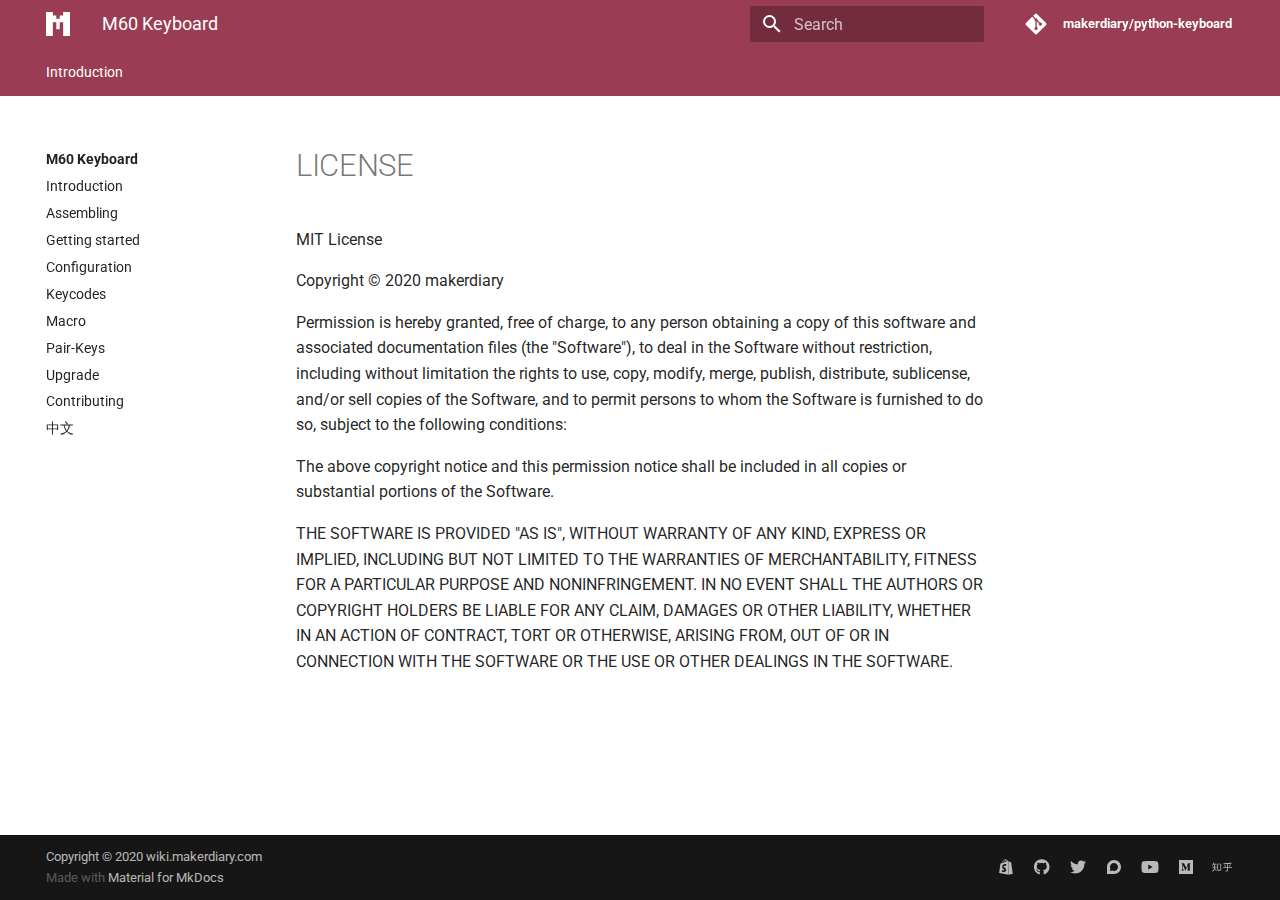
<file: LICENSE/index.html>
<!doctype html><html lang=en class=no-js> <head><meta charset=utf-8><meta name=viewport content="width=device-width,initial-scale=1"><meta name=description content="The documentation offers all you need to start using M60 Keyboard."><link href=https://wiki.makerdiary.com/python-keyboard/LICENSE/ rel=canonical><meta name=author content=makerdiary><link rel="shortcut icon" href=../assets/images/favicon.png><meta name=generator content="mkdocs-1.1.2, mkdocs-material-5.2.2"><title>LICENSE - M60 Keyboard</title><link rel=stylesheet href=../assets/stylesheets/main.de3000c6.min.css><link rel=stylesheet href=../assets/stylesheets/palette.622c27da.min.css><meta name=theme-color content><link href=https://fonts.gstatic.com rel=preconnect crossorigin><link rel=stylesheet href="https://fonts.googleapis.com/css?family=Roboto:300,400,400i,700%7CRoboto+Mono&display=fallback"><style>body,input{font-family:"Roboto",-apple-system,BlinkMacSystemFont,Helvetica,Arial,sans-serif}code,kbd,pre{font-family:"Roboto Mono",SFMono-Regular,Consolas,Menlo,monospace}</style><link rel="preconnect dns-prefetch" href=https://www.google-analytics.com><script>window.ga=window.ga||function(){(ga.q=ga.q||[]).push(arguments)},ga.l=+new Date,ga("create","UA-54344624-2","auto"),ga("set","anonymizeIp",!0),ga("send","pageview"),document.addEventListener("DOMContentLoaded",function(){document.forms.search&&document.forms.search.query.addEventListener("blur",function(){if(this.value){var e=document.location.pathname;ga("send","pageview",e+"?q="+this.value)}})}),document.addEventListener("DOMContentSwitch",function(){ga("send","pageview")})</script><script async src=https://www.google-analytics.com/analytics.js></script></head> <body dir=ltr data-md-color-scheme=default data-md-color-primary=red-bud data-md-color-accent=red-bud> <input class=md-toggle data-md-toggle=drawer type=checkbox id=__drawer autocomplete=off> <input class=md-toggle data-md-toggle=search type=checkbox id=__search autocomplete=off> <label class=md-overlay for=__drawer></label> <div data-md-component=skip> </div> <div data-md-component=announce> </div> <header class=md-header data-md-component=header> <nav class="md-header-nav md-grid" aria-label=Header> <a href=https://wiki.makerdiary.com/python-keyboard title="M60 Keyboard" class="md-header-nav__button md-logo" aria-label="M60 Keyboard"> <svg xmlns=http://www.w3.org/2000/svg viewbox="0 0 63 63"><path fill=#fff d="M0 63V0h18v9h9v9h9V9h9V0h18v63H45V27h-9v18h-9V27h-9v36z"/></svg> </a> <label class="md-header-nav__button md-icon" for=__drawer> <svg xmlns=http://www.w3.org/2000/svg viewbox="0 0 24 24"><path d="M3 6h18v2H3V6m0 5h18v2H3v-2m0 5h18v2H3v-2z"/></svg> </label> <div class=md-header-nav__title data-md-component=header-title> <div class=md-header-nav__ellipsis> <span class="md-header-nav__topic md-ellipsis"> M60 Keyboard </span> <span class="md-header-nav__topic md-ellipsis"> LICENSE </span> </div> </div> <label class="md-header-nav__button md-icon" for=__search> <svg xmlns=http://www.w3.org/2000/svg viewbox="0 0 24 24"><path d="M9.5 3A6.5 6.5 0 0116 9.5c0 1.61-.59 3.09-1.56 4.23l.27.27h.79l5 5-1.5 1.5-5-5v-.79l-.27-.27A6.516 6.516 0 019.5 16 6.5 6.5 0 013 9.5 6.5 6.5 0 019.5 3m0 2C7 5 5 7 5 9.5S7 14 9.5 14 14 12 14 9.5 12 5 9.5 5z"/></svg> </label> <div class=md-search data-md-component=search role=dialog> <label class=md-search__overlay for=__search></label> <div class=md-search__inner role=search> <form class=md-search__form name=search> <input type=text class=md-search__input name=query aria-label=Search placeholder=Search autocapitalize=off autocorrect=off autocomplete=off spellcheck=false data-md-component=search-query data-md-state=active> <label class="md-search__icon md-icon" for=__search> <svg xmlns=http://www.w3.org/2000/svg viewbox="0 0 24 24"><path d="M9.5 3A6.5 6.5 0 0116 9.5c0 1.61-.59 3.09-1.56 4.23l.27.27h.79l5 5-1.5 1.5-5-5v-.79l-.27-.27A6.516 6.516 0 019.5 16 6.5 6.5 0 013 9.5 6.5 6.5 0 019.5 3m0 2C7 5 5 7 5 9.5S7 14 9.5 14 14 12 14 9.5 12 5 9.5 5z"/></svg> <svg xmlns=http://www.w3.org/2000/svg viewbox="0 0 24 24"><path d="M20 11v2H8l5.5 5.5-1.42 1.42L4.16 12l7.92-7.92L13.5 5.5 8 11h12z"/></svg> </label> <button type=reset class="md-search__icon md-icon" aria-label=Clear data-md-component=search-reset tabindex=-1> <svg xmlns=http://www.w3.org/2000/svg viewbox="0 0 24 24"><path d="M19 6.41L17.59 5 12 10.59 6.41 5 5 6.41 10.59 12 5 17.59 6.41 19 12 13.41 17.59 19 19 17.59 13.41 12 19 6.41z"/></svg> </button> </form> <div class=md-search__output> <div class=md-search__scrollwrap data-md-scrollfix> <div class=md-search-result data-md-component=search-result> <div class=md-search-result__meta> Initializing search </div> <ol class=md-search-result__list></ol> </div> </div> </div> </div> </div> <div class=md-header-nav__source> <a href=https://github.com/makerdiary/python-keyboard title="Go to repository" class=md-source> <div class="md-source__icon md-icon"> <svg xmlns=http://www.w3.org/2000/svg viewbox="0 0 448 512"><path d="M439.55 236.05L244 40.45a28.87 28.87 0 00-40.81 0l-40.66 40.63 51.52 51.52c27.06-9.14 52.68 16.77 43.39 43.68l49.66 49.66c34.23-11.8 61.18 31 35.47 56.69-26.49 26.49-70.21-2.87-56-37.34L240.22 199v121.85c25.3 12.54 22.26 41.85 9.08 55a34.34 34.34 0 01-48.55 0c-17.57-17.6-11.07-46.91 11.25-56v-123c-20.8-8.51-24.6-30.74-18.64-45L142.57 101 8.45 235.14a28.86 28.86 0 000 40.81l195.61 195.6a28.86 28.86 0 0040.8 0l194.69-194.69a28.86 28.86 0 000-40.81z"/></svg> </div> <div class=md-source__repository> makerdiary/python-keyboard </div> </a> </div> </nav> </header> <div class=md-container data-md-component=container> <nav class=md-tabs aria-label=Tabs data-md-component=tabs> <div class="md-tabs__inner md-grid"> <ul class=md-tabs__list> <li class=md-tabs__item> <a href=.. class="md-tabs__link md-tabs__link--active"> Introduction </a> </li> </ul> </div> </nav> <main class=md-main data-md-component=main> <div class="md-main__inner md-grid"> <div class="md-sidebar md-sidebar--primary" data-md-component=navigation> <div class=md-sidebar__scrollwrap> <div class=md-sidebar__inner> <nav class="md-nav md-nav--primary" aria-label=Navigation data-md-level=0> <label class=md-nav__title for=__drawer> <a href=https://wiki.makerdiary.com/python-keyboard title="M60 Keyboard" class="md-nav__button md-logo" aria-label="M60 Keyboard"> <svg xmlns=http://www.w3.org/2000/svg viewbox="0 0 63 63"><path fill=#fff d="M0 63V0h18v9h9v9h9V9h9V0h18v63H45V27h-9v18h-9V27h-9v36z"/></svg> </a> M60 Keyboard </label> <div class=md-nav__source> <a href=https://github.com/makerdiary/python-keyboard title="Go to repository" class=md-source> <div class="md-source__icon md-icon"> <svg xmlns=http://www.w3.org/2000/svg viewbox="0 0 448 512"><path d="M439.55 236.05L244 40.45a28.87 28.87 0 00-40.81 0l-40.66 40.63 51.52 51.52c27.06-9.14 52.68 16.77 43.39 43.68l49.66 49.66c34.23-11.8 61.18 31 35.47 56.69-26.49 26.49-70.21-2.87-56-37.34L240.22 199v121.85c25.3 12.54 22.26 41.85 9.08 55a34.34 34.34 0 01-48.55 0c-17.57-17.6-11.07-46.91 11.25-56v-123c-20.8-8.51-24.6-30.74-18.64-45L142.57 101 8.45 235.14a28.86 28.86 0 000 40.81l195.61 195.6a28.86 28.86 0 0040.8 0l194.69-194.69a28.86 28.86 0 000-40.81z"/></svg> </div> <div class=md-source__repository> makerdiary/python-keyboard </div> </a> </div> <ul class=md-nav__list data-md-scrollfix> <li class=md-nav__item> <a href=.. title=Introduction class=md-nav__link> Introduction </a> </li> <li class=md-nav__item> <a href=../assembling/ title=Assembling class=md-nav__link> Assembling </a> </li> <li class=md-nav__item> <a href=../getting-started/ title="Getting started" class=md-nav__link> Getting started </a> </li> <li class=md-nav__item> <a href=../configuration/ title=Configuration class=md-nav__link> Configuration </a> </li> <li class=md-nav__item> <a href=../keycodes/ title=Keycodes class=md-nav__link> Keycodes </a> </li> <li class=md-nav__item> <a href=../macro/ title=Macro class=md-nav__link> Macro </a> </li> <li class=md-nav__item> <a href=../pair-keys/ title=Pair-Keys class=md-nav__link> Pair-Keys </a> </li> <li class=md-nav__item> <a href=../upgrade_firmware/ title=Upgrade class=md-nav__link> Upgrade </a> </li> <li class=md-nav__item> <a href=../CONTRIBUTING/ title=Contributing class=md-nav__link> Contributing </a> </li> <li class=md-nav__item> <a href=https://gitee.com/makerdiary/python-keyboard/wikis/pages title=中文 class=md-nav__link> 中文 </a> </li> </ul> </nav> </div> </div> </div> <div class=md-content> <article class="md-content__inner md-typeset"> <h1>LICENSE</h1> <p>MIT License</p> <p>Copyright &copy; 2020 makerdiary</p> <p>Permission is hereby granted, free of charge, to any person obtaining a copy of this software and associated documentation files (the "Software"), to deal in the Software without restriction, including without limitation the rights to use, copy, modify, merge, publish, distribute, sublicense, and/or sell copies of the Software, and to permit persons to whom the Software is furnished to do so, subject to the following conditions:</p> <p>The above copyright notice and this permission notice shall be included in all copies or substantial portions of the Software.</p> <p>THE SOFTWARE IS PROVIDED "AS IS", WITHOUT WARRANTY OF ANY KIND, EXPRESS OR IMPLIED, INCLUDING BUT NOT LIMITED TO THE WARRANTIES OF MERCHANTABILITY, FITNESS FOR A PARTICULAR PURPOSE AND NONINFRINGEMENT. IN NO EVENT SHALL THE AUTHORS OR COPYRIGHT HOLDERS BE LIABLE FOR ANY CLAIM, DAMAGES OR OTHER LIABILITY, WHETHER IN AN ACTION OF CONTRACT, TORT OR OTHERWISE, ARISING FROM, OUT OF OR IN CONNECTION WITH THE SOFTWARE OR THE USE OR OTHER DEALINGS IN THE SOFTWARE.</p> </article> </div> </div> </main> <footer class=md-footer> <div class="md-footer-meta md-typeset"> <div class="md-footer-meta__inner md-grid"> <div class=md-footer-copyright> <div class=md-footer-copyright__highlight> Copyright &copy; 2020 <a href=https://wiki.makerdiary.com target=_blank>wiki.makerdiary.com</a> </div> Made with <a href=https://squidfunk.github.io/mkdocs-material/ target=_blank rel=noopener> Material for MkDocs </a> </div> <div class=md-footer-social> <a href=https://store.makerdiary.com target=_blank rel=noopener title=store.makerdiary.com class=md-footer-social__link> <svg xmlns=http://www.w3.org/2000/svg viewbox="0 0 448 512"><path d="M388.32 104.1a4.66 4.66 0 00-4.4-4c-2 0-37.23-.8-37.23-.8s-21.61-20.82-29.62-28.83V503.2L442.76 472s-54.04-365.5-54.44-367.9zm-99.67-33.63a116.67 116.67 0 00-7.21-17.61C271 32.85 255.42 22 237 22a15 15 0 00-4 .4c-.4-.8-1.2-1.2-1.6-2-8-8.77-18.4-12.77-30.82-12.4-24 .8-48 18-67.25 48.83-13.61 21.62-24 48.84-26.82 70.06-27.62 8.4-46.83 14.41-47.23 14.81-14 4.4-14.41 4.8-16 18-1.2 10-38 291.82-38 291.82L307.86 504V65.67a41.66 41.66 0 00-4.4.4s-5.6 1.6-14.81 4.4zm-55.24 17.22c-16 4.8-33.63 10.4-50.84 15.61 4.8-18.82 14.41-37.63 25.62-50 4.4-4.4 10.41-9.61 17.21-12.81 6.81 14.37 8.41 33.99 8.01 47.2zm-32.83-63.25A27.49 27.49 0 01215 28c-6.4 3.2-12.81 8.41-18.81 14.41-15.21 16.42-26.82 42-31.62 66.45-14.42 4.41-28.83 8.81-42 12.81 8.76-38.39 41.18-96.43 78.01-97.23zm-46.43 220.17c1.6 25.61 69.25 31.22 73.25 91.66 2.8 47.64-25.22 80.06-65.65 82.47-48.83 3.2-75.65-25.62-75.65-25.62l10.4-44s26.82 20.42 48.44 18.82c14-.8 19.22-12.41 18.81-20.42-2-33.62-57.24-31.62-60.84-86.86-3.2-46.44 27.22-93.27 94.47-97.68 26-1.6 39.23 4.81 39.23 4.81l-15.21 57.6s-17.21-8-37.63-6.4c-29.62 2.01-30.02 20.81-29.62 25.62zm95.27-161.73c0-12-1.6-29.22-7.21-43.63 18.42 3.6 27.22 24 31.23 36.43q-10.81 3-24.02 7.2z"/></svg> </a> <a href=https://github.com/makerdiary target=_blank rel=noopener title=github.com class=md-footer-social__link> <svg xmlns=http://www.w3.org/2000/svg viewbox="0 0 496 512"><path d="M165.9 397.4c0 2-2.3 3.6-5.2 3.6-3.3.3-5.6-1.3-5.6-3.6 0-2 2.3-3.6 5.2-3.6 3-.3 5.6 1.3 5.6 3.6zm-31.1-4.5c-.7 2 1.3 4.3 4.3 4.9 2.6 1 5.6 0 6.2-2s-1.3-4.3-4.3-5.2c-2.6-.7-5.5.3-6.2 2.3zm44.2-1.7c-2.9.7-4.9 2.6-4.6 4.9.3 2 2.9 3.3 5.9 2.6 2.9-.7 4.9-2.6 4.6-4.6-.3-1.9-3-3.2-5.9-2.9zM244.8 8C106.1 8 0 113.3 0 252c0 110.9 69.8 205.8 169.5 239.2 12.8 2.3 17.3-5.6 17.3-12.1 0-6.2-.3-40.4-.3-61.4 0 0-70 15-84.7-29.8 0 0-11.4-29.1-27.8-36.6 0 0-22.9-15.7 1.6-15.4 0 0 24.9 2 38.6 25.8 21.9 38.6 58.6 27.5 72.9 20.9 2.3-16 8.8-27.1 16-33.7-55.9-6.2-112.3-14.3-112.3-110.5 0-27.5 7.6-41.3 23.6-58.9-2.6-6.5-11.1-33.3 2.6-67.9 20.9-6.5 69 27 69 27 20-5.6 41.5-8.5 62.8-8.5s42.8 2.9 62.8 8.5c0 0 48.1-33.6 69-27 13.7 34.7 5.2 61.4 2.6 67.9 16 17.7 25.8 31.5 25.8 58.9 0 96.5-58.9 104.2-114.8 110.5 9.2 7.9 17 22.9 17 46.4 0 33.7-.3 75.4-.3 83.6 0 6.5 4.6 14.4 17.3 12.1C428.2 457.8 496 362.9 496 252 496 113.3 383.5 8 244.8 8zM97.2 352.9c-1.3 1-1 3.3.7 5.2 1.6 1.6 3.9 2.3 5.2 1 1.3-1 1-3.3-.7-5.2-1.6-1.6-3.9-2.3-5.2-1zm-10.8-8.1c-.7 1.3.3 2.9 2.3 3.9 1.6 1 3.6.7 4.3-.7.7-1.3-.3-2.9-2.3-3.9-2-.6-3.6-.3-4.3.7zm32.4 35.6c-1.6 1.3-1 4.3 1.3 6.2 2.3 2.3 5.2 2.6 6.5 1 1.3-1.3.7-4.3-1.3-6.2-2.2-2.3-5.2-2.6-6.5-1zm-11.4-14.7c-1.6 1-1.6 3.6 0 5.9 1.6 2.3 4.3 3.3 5.6 2.3 1.6-1.3 1.6-3.9 0-6.2-1.4-2.3-4-3.3-5.6-2z"/></svg> </a> <a href=https://twitter.com/makerdiary target=_blank rel=noopener title=twitter.com class=md-footer-social__link> <svg xmlns=http://www.w3.org/2000/svg viewbox="0 0 512 512"><path d="M459.37 151.716c.325 4.548.325 9.097.325 13.645 0 138.72-105.583 298.558-298.558 298.558-59.452 0-114.68-17.219-161.137-47.106 8.447.974 16.568 1.299 25.34 1.299 49.055 0 94.213-16.568 130.274-44.832-46.132-.975-84.792-31.188-98.112-72.772 6.498.974 12.995 1.624 19.818 1.624 9.421 0 18.843-1.3 27.614-3.573-48.081-9.747-84.143-51.98-84.143-102.985v-1.299c13.969 7.797 30.214 12.67 47.431 13.319-28.264-18.843-46.781-51.005-46.781-87.391 0-19.492 5.197-37.36 14.294-52.954 51.655 63.675 129.3 105.258 216.365 109.807-1.624-7.797-2.599-15.918-2.599-24.04 0-57.828 46.782-104.934 104.934-104.934 30.213 0 57.502 12.67 76.67 33.137 23.715-4.548 46.456-13.32 66.599-25.34-7.798 24.366-24.366 44.833-46.132 57.827 21.117-2.273 41.584-8.122 60.426-16.243-14.292 20.791-32.161 39.308-52.628 54.253z"/></svg> </a> <a href=https://community.makerdiary.com target=_blank rel=noopener title=community.makerdiary.com class=md-footer-social__link> <svg xmlns=http://www.w3.org/2000/svg viewbox="0 0 448 512"><path d="M225.9 32C103.3 32 0 130.5 0 252.1 0 256 .1 480 .1 480l225.8-.2c122.7 0 222.1-102.3 222.1-223.9C448 134.3 348.6 32 225.9 32zM224 384c-19.4 0-37.9-4.3-54.4-12.1L88.5 392l22.9-75c-9.8-18.1-15.4-38.9-15.4-61 0-70.7 57.3-128 128-128s128 57.3 128 128-57.3 128-128 128z"/></svg> </a> <a href=https://www.youtube.com/channel/UCX4nJNlsyj9VJeQOHgOs0yg target=_blank rel=noopener title=www.youtube.com class=md-footer-social__link> <svg xmlns=http://www.w3.org/2000/svg viewbox="0 0 576 512"><path d="M549.655 124.083c-6.281-23.65-24.787-42.276-48.284-48.597C458.781 64 288 64 288 64S117.22 64 74.629 75.486c-23.497 6.322-42.003 24.947-48.284 48.597-11.412 42.867-11.412 132.305-11.412 132.305s0 89.438 11.412 132.305c6.281 23.65 24.787 41.5 48.284 47.821C117.22 448 288 448 288 448s170.78 0 213.371-11.486c23.497-6.321 42.003-24.171 48.284-47.821 11.412-42.867 11.412-132.305 11.412-132.305s0-89.438-11.412-132.305zm-317.51 213.508V175.185l142.739 81.205-142.739 81.201z"/></svg> </a> <a href=https://medium.com/makerdiary target=_blank rel=noopener title=medium.com class=md-footer-social__link> <svg xmlns=http://www.w3.org/2000/svg viewbox="0 0 448 512"><path d="M0 32v448h448V32H0zm372.2 106.1l-24 23c-2.1 1.6-3.1 4.2-2.7 6.7v169.3c-.4 2.6.6 5.2 2.7 6.7l23.5 23v5.1h-118V367l24.3-23.6c2.4-2.4 2.4-3.1 2.4-6.7V199.8l-67.6 171.6h-9.1L125 199.8v115c-.7 4.8 1 9.7 4.4 13.2l31.6 38.3v5.1H71.2v-5.1l31.6-38.3c3.4-3.5 4.9-8.4 4.1-13.2v-133c.4-3.7-1-7.3-3.8-9.8L75 138.1V133h87.3l67.4 148L289 133.1h83.2v5z"/></svg> </a> <a href=https://zhuanlan.zhihu.com/makerdiary target=_blank rel=noopener title=zhuanlan.zhihu.com class=md-footer-social__link> <svg xmlns=http://www.w3.org/2000/svg viewbox="0 0 640 512"><path d="M170.54 148.13v217.54l23.43.01 7.71 26.37 42.01-26.37h49.53V148.13H170.54zm97.75 193.93h-27.94l-27.9 17.51-5.08-17.47-11.9-.04V171.75h72.82v170.31zm-118.46-94.39H97.5c1.74-27.1 2.2-51.59 2.2-73.46h51.16s1.97-22.56-8.58-22.31h-88.5c3.49-13.12 7.87-26.66 13.12-40.67 0 0-24.07 0-32.27 21.57-3.39 8.9-13.21 43.14-30.7 78.12 5.89-.64 25.37-1.18 36.84-22.21 2.11-5.89 2.51-6.66 5.14-14.53h28.87c0 10.5-1.2 66.88-1.68 73.44H20.83c-11.74 0-15.56 23.62-15.56 23.62h65.58C66.45 321.1 42.83 363.12 0 396.34c20.49 5.85 40.91-.93 51-9.9 0 0 22.98-20.9 35.59-69.25l53.96 64.94s7.91-26.89-1.24-39.99c-7.58-8.92-28.06-33.06-36.79-41.81L87.9 311.95c4.36-13.98 6.99-27.55 7.87-40.67h61.65s-.09-23.62-7.59-23.62v.01zm412.02-1.6c20.83-25.64 44.98-58.57 44.98-58.57s-18.65-14.8-27.38-4.06c-6 8.15-36.83 48.2-36.83 48.2l19.23 14.43zm-150.09-59.09c-9.01-8.25-25.91 2.13-25.91 2.13s39.52 55.04 41.12 57.45l19.46-13.73s-25.67-37.61-34.66-45.86h-.01zM640 258.35c-19.78 0-130.91.93-131.06.93v-101c4.81 0 12.42-.4 22.85-1.2 40.88-2.41 70.13-4 87.77-4.81 0 0 12.22-27.19-.59-33.44-3.07-1.18-23.17 4.58-23.17 4.58s-165.22 16.49-232.36 18.05c1.6 8.82 7.62 17.08 15.78 19.55 13.31 3.48 22.69 1.7 49.15.89 24.83-1.6 43.68-2.43 56.51-2.43v99.81H351.41s2.82 22.31 25.51 22.85h107.94v70.92c0 13.97-11.19 21.99-24.48 21.12-14.08.11-26.08-1.15-41.69-1.81 1.99 3.97 6.33 14.39 19.31 21.84 9.88 4.81 16.17 6.57 26.02 6.57 29.56 0 45.67-17.28 44.89-45.31v-73.32h122.36c9.68 0 8.7-23.78 8.7-23.78l.03-.01z"/></svg> </a> </div> </div> </div> </footer> </div> <script src=../assets/javascripts/vendor.de50e36d.min.js></script> <script src=../assets/javascripts/bundle.ff925e8b.min.js></script><script id=__lang type=application/json>{"clipboard.copy": "Copy to clipboard", "clipboard.copied": "Copied to clipboard", "search.config.lang": "en", "search.config.pipeline": "trimmer, stopWordFilter", "search.config.separator": "[\\s\\-]+", "search.result.placeholder": "Type to start searching", "search.result.none": "No matching documents", "search.result.one": "1 matching document", "search.result.other": "# matching documents"}</script> <script>
        app = initialize({
          base: "..",
          features: ["tabs"],
          search: Object.assign({
            worker: "../assets/javascripts/worker/search.27c6a5e6.min.js"
          }, typeof search !== "undefined" && search)
        })
      </script> </body> </html>
</file>
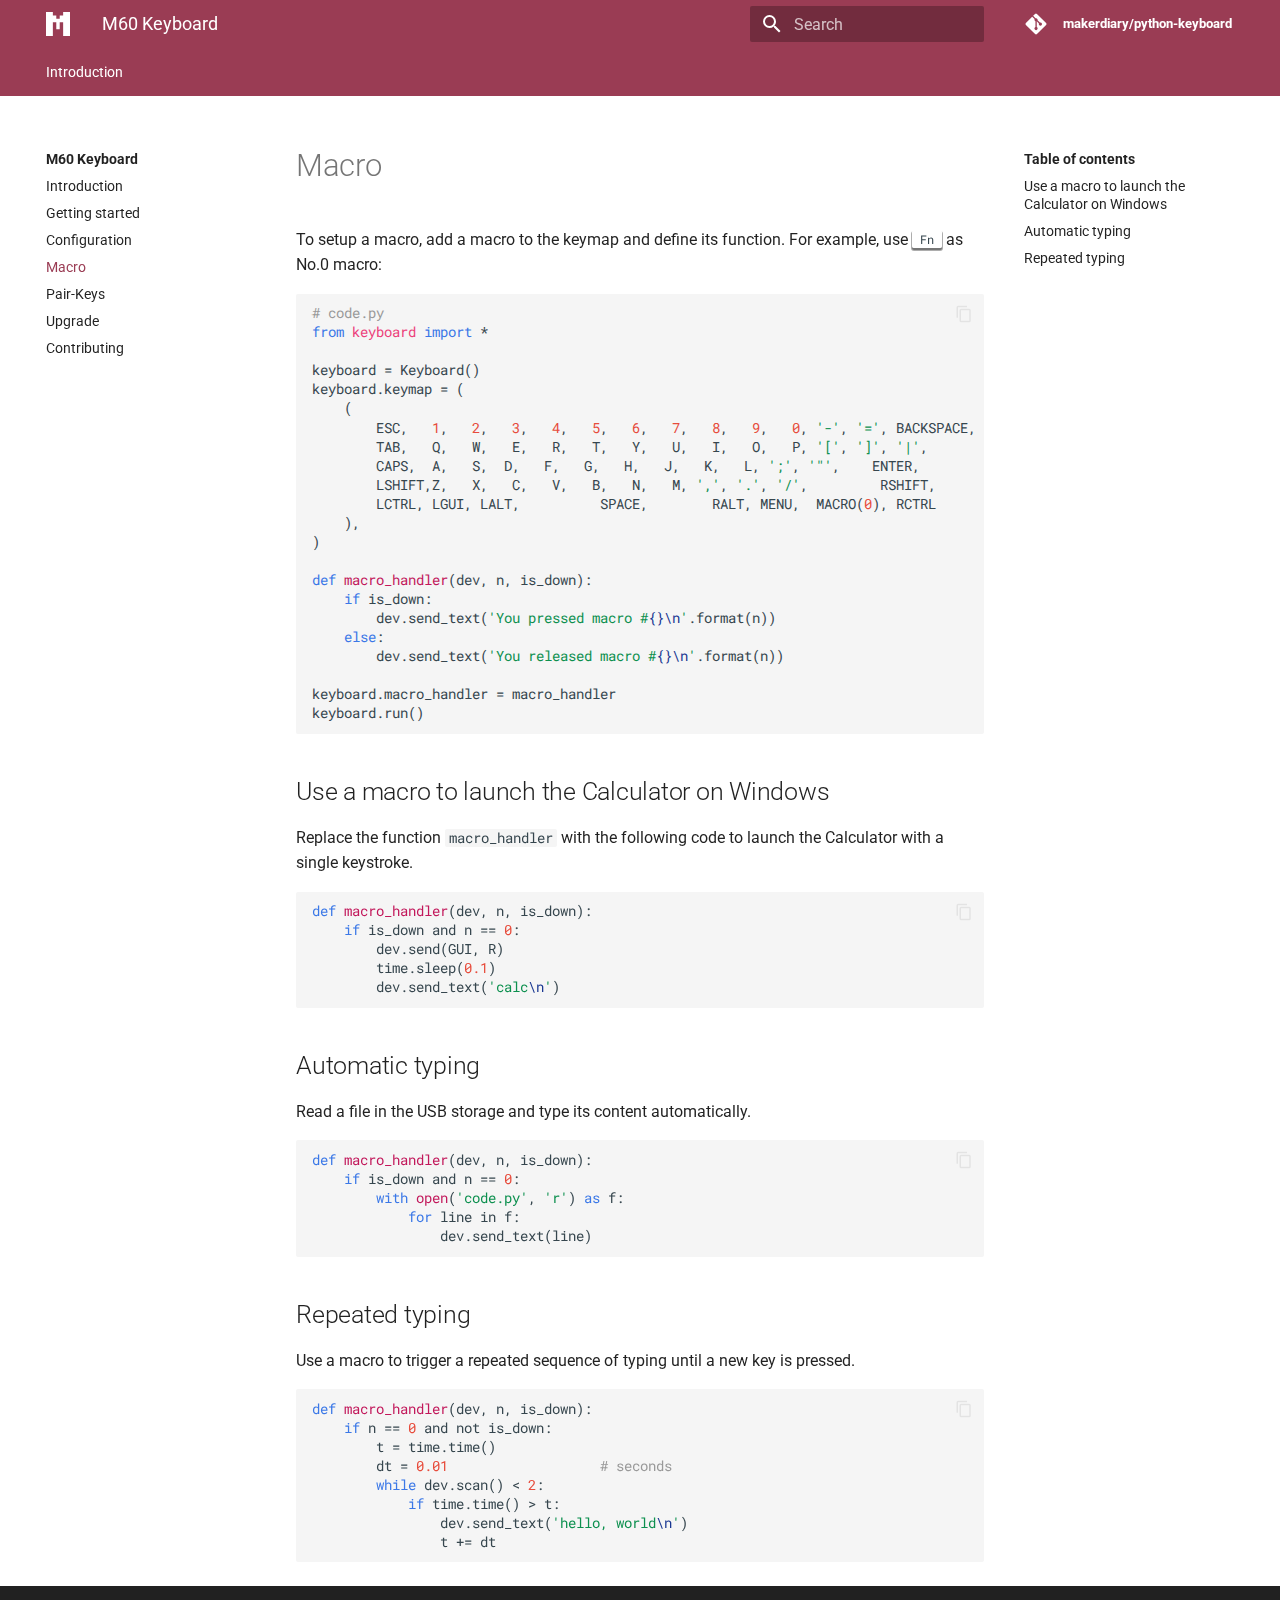
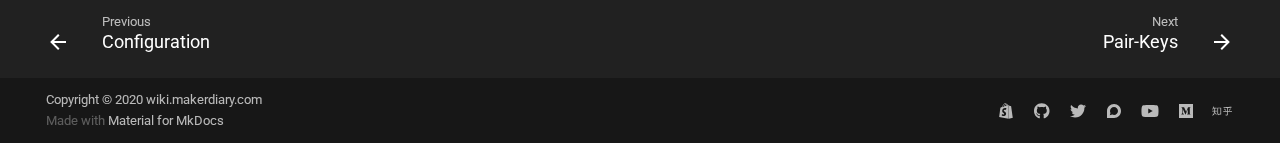
<file: macro/index.html>
<!doctype html><html lang=en class=no-js> <head><meta charset=utf-8><meta name=viewport content="width=device-width,initial-scale=1"><meta name=description content="The documentation offers all you need to start using M60 Keyboard."><link href=https://wiki.makerdiary.com/python-keyboard/macro/ rel=canonical><meta name=author content=makerdiary><link rel="shortcut icon" href=../assets/images/favicon.png><meta name=generator content="mkdocs-1.1.2, mkdocs-material-5.2.2"><title>Macro - M60 Keyboard</title><link rel=stylesheet href=../assets/stylesheets/main.de3000c6.min.css><link rel=stylesheet href=../assets/stylesheets/palette.622c27da.min.css><meta name=theme-color content><link href=https://fonts.gstatic.com rel=preconnect crossorigin><link rel=stylesheet href="https://fonts.googleapis.com/css?family=Roboto:300,400,400i,700%7CRoboto+Mono&display=fallback"><style>body,input{font-family:"Roboto",-apple-system,BlinkMacSystemFont,Helvetica,Arial,sans-serif}code,kbd,pre{font-family:"Roboto Mono",SFMono-Regular,Consolas,Menlo,monospace}</style><link rel="preconnect dns-prefetch" href=https://www.google-analytics.com><script>window.ga=window.ga||function(){(ga.q=ga.q||[]).push(arguments)},ga.l=+new Date,ga("create","UA-54344624-2","auto"),ga("set","anonymizeIp",!0),ga("send","pageview"),document.addEventListener("DOMContentLoaded",function(){document.forms.search&&document.forms.search.query.addEventListener("blur",function(){if(this.value){var e=document.location.pathname;ga("send","pageview",e+"?q="+this.value)}})}),document.addEventListener("DOMContentSwitch",function(){ga("send","pageview")})</script><script async src=https://www.google-analytics.com/analytics.js></script></head> <body dir=ltr data-md-color-scheme=default data-md-color-primary=red-bud data-md-color-accent=red-bud> <input class=md-toggle data-md-toggle=drawer type=checkbox id=__drawer autocomplete=off> <input class=md-toggle data-md-toggle=search type=checkbox id=__search autocomplete=off> <label class=md-overlay for=__drawer></label> <div data-md-component=skip> <a href=#macro class=md-skip> Skip to content </a> </div> <div data-md-component=announce> </div> <header class=md-header data-md-component=header> <nav class="md-header-nav md-grid" aria-label=Header> <a href=https://wiki.makerdiary.com/python-keyboard title="M60 Keyboard" class="md-header-nav__button md-logo" aria-label="M60 Keyboard"> <svg xmlns=http://www.w3.org/2000/svg viewbox="0 0 63 63"><path fill=#fff d="M0 63V0h18v9h9v9h9V9h9V0h18v63H45V27h-9v18h-9V27h-9v36z"/></svg> </a> <label class="md-header-nav__button md-icon" for=__drawer> <svg xmlns=http://www.w3.org/2000/svg viewbox="0 0 24 24"><path d="M3 6h18v2H3V6m0 5h18v2H3v-2m0 5h18v2H3v-2z"/></svg> </label> <div class=md-header-nav__title data-md-component=header-title> <div class=md-header-nav__ellipsis> <span class="md-header-nav__topic md-ellipsis"> M60 Keyboard </span> <span class="md-header-nav__topic md-ellipsis"> Macro </span> </div> </div> <label class="md-header-nav__button md-icon" for=__search> <svg xmlns=http://www.w3.org/2000/svg viewbox="0 0 24 24"><path d="M9.5 3A6.5 6.5 0 0116 9.5c0 1.61-.59 3.09-1.56 4.23l.27.27h.79l5 5-1.5 1.5-5-5v-.79l-.27-.27A6.516 6.516 0 019.5 16 6.5 6.5 0 013 9.5 6.5 6.5 0 019.5 3m0 2C7 5 5 7 5 9.5S7 14 9.5 14 14 12 14 9.5 12 5 9.5 5z"/></svg> </label> <div class=md-search data-md-component=search role=dialog> <label class=md-search__overlay for=__search></label> <div class=md-search__inner role=search> <form class=md-search__form name=search> <input type=text class=md-search__input name=query aria-label=Search placeholder=Search autocapitalize=off autocorrect=off autocomplete=off spellcheck=false data-md-component=search-query data-md-state=active> <label class="md-search__icon md-icon" for=__search> <svg xmlns=http://www.w3.org/2000/svg viewbox="0 0 24 24"><path d="M9.5 3A6.5 6.5 0 0116 9.5c0 1.61-.59 3.09-1.56 4.23l.27.27h.79l5 5-1.5 1.5-5-5v-.79l-.27-.27A6.516 6.516 0 019.5 16 6.5 6.5 0 013 9.5 6.5 6.5 0 019.5 3m0 2C7 5 5 7 5 9.5S7 14 9.5 14 14 12 14 9.5 12 5 9.5 5z"/></svg> <svg xmlns=http://www.w3.org/2000/svg viewbox="0 0 24 24"><path d="M20 11v2H8l5.5 5.5-1.42 1.42L4.16 12l7.92-7.92L13.5 5.5 8 11h12z"/></svg> </label> <button type=reset class="md-search__icon md-icon" aria-label=Clear data-md-component=search-reset tabindex=-1> <svg xmlns=http://www.w3.org/2000/svg viewbox="0 0 24 24"><path d="M19 6.41L17.59 5 12 10.59 6.41 5 5 6.41 10.59 12 5 17.59 6.41 19 12 13.41 17.59 19 19 17.59 13.41 12 19 6.41z"/></svg> </button> </form> <div class=md-search__output> <div class=md-search__scrollwrap data-md-scrollfix> <div class=md-search-result data-md-component=search-result> <div class=md-search-result__meta> Initializing search </div> <ol class=md-search-result__list></ol> </div> </div> </div> </div> </div> <div class=md-header-nav__source> <a href=https://github.com/makerdiary/python-keyboard title="Go to repository" class=md-source> <div class="md-source__icon md-icon"> <svg xmlns=http://www.w3.org/2000/svg viewbox="0 0 448 512"><path d="M439.55 236.05L244 40.45a28.87 28.87 0 00-40.81 0l-40.66 40.63 51.52 51.52c27.06-9.14 52.68 16.77 43.39 43.68l49.66 49.66c34.23-11.8 61.18 31 35.47 56.69-26.49 26.49-70.21-2.87-56-37.34L240.22 199v121.85c25.3 12.54 22.26 41.85 9.08 55a34.34 34.34 0 01-48.55 0c-17.57-17.6-11.07-46.91 11.25-56v-123c-20.8-8.51-24.6-30.74-18.64-45L142.57 101 8.45 235.14a28.86 28.86 0 000 40.81l195.61 195.6a28.86 28.86 0 0040.8 0l194.69-194.69a28.86 28.86 0 000-40.81z"/></svg> </div> <div class=md-source__repository> makerdiary/python-keyboard </div> </a> </div> </nav> </header> <div class=md-container data-md-component=container> <nav class=md-tabs aria-label=Tabs data-md-component=tabs> <div class="md-tabs__inner md-grid"> <ul class=md-tabs__list> <li class=md-tabs__item> <a href=.. class="md-tabs__link md-tabs__link--active"> Introduction </a> </li> </ul> </div> </nav> <main class=md-main data-md-component=main> <div class="md-main__inner md-grid"> <div class="md-sidebar md-sidebar--primary" data-md-component=navigation> <div class=md-sidebar__scrollwrap> <div class=md-sidebar__inner> <nav class="md-nav md-nav--primary" aria-label=Navigation data-md-level=0> <label class=md-nav__title for=__drawer> <a href=https://wiki.makerdiary.com/python-keyboard title="M60 Keyboard" class="md-nav__button md-logo" aria-label="M60 Keyboard"> <svg xmlns=http://www.w3.org/2000/svg viewbox="0 0 63 63"><path fill=#fff d="M0 63V0h18v9h9v9h9V9h9V0h18v63H45V27h-9v18h-9V27h-9v36z"/></svg> </a> M60 Keyboard </label> <div class=md-nav__source> <a href=https://github.com/makerdiary/python-keyboard title="Go to repository" class=md-source> <div class="md-source__icon md-icon"> <svg xmlns=http://www.w3.org/2000/svg viewbox="0 0 448 512"><path d="M439.55 236.05L244 40.45a28.87 28.87 0 00-40.81 0l-40.66 40.63 51.52 51.52c27.06-9.14 52.68 16.77 43.39 43.68l49.66 49.66c34.23-11.8 61.18 31 35.47 56.69-26.49 26.49-70.21-2.87-56-37.34L240.22 199v121.85c25.3 12.54 22.26 41.85 9.08 55a34.34 34.34 0 01-48.55 0c-17.57-17.6-11.07-46.91 11.25-56v-123c-20.8-8.51-24.6-30.74-18.64-45L142.57 101 8.45 235.14a28.86 28.86 0 000 40.81l195.61 195.6a28.86 28.86 0 0040.8 0l194.69-194.69a28.86 28.86 0 000-40.81z"/></svg> </div> <div class=md-source__repository> makerdiary/python-keyboard </div> </a> </div> <ul class=md-nav__list data-md-scrollfix> <li class=md-nav__item> <a href=.. title=Introduction class=md-nav__link> Introduction </a> </li> <li class=md-nav__item> <a href=../getting-started/ title="Getting started" class=md-nav__link> Getting started </a> </li> <li class=md-nav__item> <a href=../configuration/ title=Configuration class=md-nav__link> Configuration </a> </li> <li class="md-nav__item md-nav__item--active"> <input class="md-nav__toggle md-toggle" data-md-toggle=toc type=checkbox id=__toc> <label class="md-nav__link md-nav__link--active" for=__toc> Macro <span class="md-nav__icon md-icon"> <svg xmlns=http://www.w3.org/2000/svg viewbox="0 0 24 24"><path d="M3 9h14V7H3v2m0 4h14v-2H3v2m0 4h14v-2H3v2m16 0h2v-2h-2v2m0-10v2h2V7h-2m0 6h2v-2h-2v2z"/></svg> </span> </label> <a href=./ title=Macro class="md-nav__link md-nav__link--active"> Macro </a> <nav class="md-nav md-nav--secondary" aria-label="Table of contents"> <label class=md-nav__title for=__toc> <span class="md-nav__icon md-icon"> <svg xmlns=http://www.w3.org/2000/svg viewbox="0 0 24 24"><path d="M20 11v2H8l5.5 5.5-1.42 1.42L4.16 12l7.92-7.92L13.5 5.5 8 11h12z"/></svg> </span> Table of contents </label> <ul class=md-nav__list data-md-scrollfix> <li class=md-nav__item> <a href=#use-a-macro-to-launch-the-calculator-on-windows class=md-nav__link> Use a macro to launch the Calculator on Windows </a> </li> <li class=md-nav__item> <a href=#automatic-typing class=md-nav__link> Automatic typing </a> </li> <li class=md-nav__item> <a href=#repeated-typing class=md-nav__link> Repeated typing </a> </li> </ul> </nav> </li> <li class=md-nav__item> <a href=../pair-keys/ title=Pair-Keys class=md-nav__link> Pair-Keys </a> </li> <li class=md-nav__item> <a href=../upgrade_firmware/ title=Upgrade class=md-nav__link> Upgrade </a> </li> <li class=md-nav__item> <a href=../CONTRIBUTING/ title=Contributing class=md-nav__link> Contributing </a> </li> </ul> </nav> </div> </div> </div> <div class="md-sidebar md-sidebar--secondary" data-md-component=toc> <div class=md-sidebar__scrollwrap> <div class=md-sidebar__inner> <nav class="md-nav md-nav--secondary" aria-label="Table of contents"> <label class=md-nav__title for=__toc> <span class="md-nav__icon md-icon"> <svg xmlns=http://www.w3.org/2000/svg viewbox="0 0 24 24"><path d="M20 11v2H8l5.5 5.5-1.42 1.42L4.16 12l7.92-7.92L13.5 5.5 8 11h12z"/></svg> </span> Table of contents </label> <ul class=md-nav__list data-md-scrollfix> <li class=md-nav__item> <a href=#use-a-macro-to-launch-the-calculator-on-windows class=md-nav__link> Use a macro to launch the Calculator on Windows </a> </li> <li class=md-nav__item> <a href=#automatic-typing class=md-nav__link> Automatic typing </a> </li> <li class=md-nav__item> <a href=#repeated-typing class=md-nav__link> Repeated typing </a> </li> </ul> </nav> </div> </div> </div> <div class=md-content> <article class="md-content__inner md-typeset"> <h1 id=macro>Macro<a class=headerlink href=#macro title="Permanent link">&para;</a></h1> <p>To setup a macro, add a macro to the keymap and define its function. For example, use <kbd>Fn</kbd> as No.0 macro:</p> <div class=highlight><pre><span></span><code><span class=c1># code.py</span>
<span class=kn>from</span> <span class=nn>keyboard</span> <span class=kn>import</span> <span class=o>*</span>

<span class=n>keyboard</span> <span class=o>=</span> <span class=n>Keyboard</span><span class=p>()</span>
<span class=n>keyboard</span><span class=o>.</span><span class=n>keymap</span> <span class=o>=</span> <span class=p>(</span>
    <span class=p>(</span>
        <span class=n>ESC</span><span class=p>,</span>   <span class=mi>1</span><span class=p>,</span>   <span class=mi>2</span><span class=p>,</span>   <span class=mi>3</span><span class=p>,</span>   <span class=mi>4</span><span class=p>,</span>   <span class=mi>5</span><span class=p>,</span>   <span class=mi>6</span><span class=p>,</span>   <span class=mi>7</span><span class=p>,</span>   <span class=mi>8</span><span class=p>,</span>   <span class=mi>9</span><span class=p>,</span>   <span class=mi>0</span><span class=p>,</span> <span class=s1>&#39;-&#39;</span><span class=p>,</span> <span class=s1>&#39;=&#39;</span><span class=p>,</span> <span class=n>BACKSPACE</span><span class=p>,</span>
        <span class=n>TAB</span><span class=p>,</span>   <span class=n>Q</span><span class=p>,</span>   <span class=n>W</span><span class=p>,</span>   <span class=n>E</span><span class=p>,</span>   <span class=n>R</span><span class=p>,</span>   <span class=n>T</span><span class=p>,</span>   <span class=n>Y</span><span class=p>,</span>   <span class=n>U</span><span class=p>,</span>   <span class=n>I</span><span class=p>,</span>   <span class=n>O</span><span class=p>,</span>   <span class=n>P</span><span class=p>,</span> <span class=s1>&#39;[&#39;</span><span class=p>,</span> <span class=s1>&#39;]&#39;</span><span class=p>,</span> <span class=s1>&#39;|&#39;</span><span class=p>,</span>
        <span class=n>CAPS</span><span class=p>,</span>  <span class=n>A</span><span class=p>,</span>   <span class=n>S</span><span class=p>,</span>  <span class=n>D</span><span class=p>,</span>   <span class=n>F</span><span class=p>,</span>   <span class=n>G</span><span class=p>,</span>   <span class=n>H</span><span class=p>,</span>   <span class=n>J</span><span class=p>,</span>   <span class=n>K</span><span class=p>,</span>   <span class=n>L</span><span class=p>,</span> <span class=s1>&#39;;&#39;</span><span class=p>,</span> <span class=s1>&#39;&quot;&#39;</span><span class=p>,</span>    <span class=n>ENTER</span><span class=p>,</span>
        <span class=n>LSHIFT</span><span class=p>,</span><span class=n>Z</span><span class=p>,</span>   <span class=n>X</span><span class=p>,</span>   <span class=n>C</span><span class=p>,</span>   <span class=n>V</span><span class=p>,</span>   <span class=n>B</span><span class=p>,</span>   <span class=n>N</span><span class=p>,</span>   <span class=n>M</span><span class=p>,</span> <span class=s1>&#39;,&#39;</span><span class=p>,</span> <span class=s1>&#39;.&#39;</span><span class=p>,</span> <span class=s1>&#39;/&#39;</span><span class=p>,</span>         <span class=n>RSHIFT</span><span class=p>,</span>
        <span class=n>LCTRL</span><span class=p>,</span> <span class=n>LGUI</span><span class=p>,</span> <span class=n>LALT</span><span class=p>,</span>          <span class=n>SPACE</span><span class=p>,</span>        <span class=n>RALT</span><span class=p>,</span> <span class=n>MENU</span><span class=p>,</span>  <span class=n>MACRO</span><span class=p>(</span><span class=mi>0</span><span class=p>),</span> <span class=n>RCTRL</span>
    <span class=p>),</span>
<span class=p>)</span>

<span class=k>def</span> <span class=nf>macro_handler</span><span class=p>(</span><span class=n>dev</span><span class=p>,</span> <span class=n>n</span><span class=p>,</span> <span class=n>is_down</span><span class=p>):</span>
    <span class=k>if</span> <span class=n>is_down</span><span class=p>:</span>
        <span class=n>dev</span><span class=o>.</span><span class=n>send_text</span><span class=p>(</span><span class=s1>&#39;You pressed macro #</span><span class=si>{}</span><span class=se>\n</span><span class=s1>&#39;</span><span class=o>.</span><span class=n>format</span><span class=p>(</span><span class=n>n</span><span class=p>))</span>
    <span class=k>else</span><span class=p>:</span>
        <span class=n>dev</span><span class=o>.</span><span class=n>send_text</span><span class=p>(</span><span class=s1>&#39;You released macro #</span><span class=si>{}</span><span class=se>\n</span><span class=s1>&#39;</span><span class=o>.</span><span class=n>format</span><span class=p>(</span><span class=n>n</span><span class=p>))</span>

<span class=n>keyboard</span><span class=o>.</span><span class=n>macro_handler</span> <span class=o>=</span> <span class=n>macro_handler</span>
<span class=n>keyboard</span><span class=o>.</span><span class=n>run</span><span class=p>()</span>
</code></pre></div> <h2 id=use-a-macro-to-launch-the-calculator-on-windows>Use a macro to launch the Calculator on Windows<a class=headerlink href=#use-a-macro-to-launch-the-calculator-on-windows title="Permanent link">&para;</a></h2> <p>Replace the function <code>macro_handler</code> with the following code to launch the Calculator with a single keystroke.</p> <div class=highlight><pre><span></span><code><span class=k>def</span> <span class=nf>macro_handler</span><span class=p>(</span><span class=n>dev</span><span class=p>,</span> <span class=n>n</span><span class=p>,</span> <span class=n>is_down</span><span class=p>):</span>
    <span class=k>if</span> <span class=n>is_down</span> <span class=ow>and</span> <span class=n>n</span> <span class=o>==</span> <span class=mi>0</span><span class=p>:</span>
        <span class=n>dev</span><span class=o>.</span><span class=n>send</span><span class=p>(</span><span class=n>GUI</span><span class=p>,</span> <span class=n>R</span><span class=p>)</span>
        <span class=n>time</span><span class=o>.</span><span class=n>sleep</span><span class=p>(</span><span class=mf>0.1</span><span class=p>)</span>
        <span class=n>dev</span><span class=o>.</span><span class=n>send_text</span><span class=p>(</span><span class=s1>&#39;calc</span><span class=se>\n</span><span class=s1>&#39;</span><span class=p>)</span>
</code></pre></div> <h2 id=automatic-typing>Automatic typing<a class=headerlink href=#automatic-typing title="Permanent link">&para;</a></h2> <p>Read a file in the USB storage and type its content automatically.</p> <div class=highlight><pre><span></span><code><span class=k>def</span> <span class=nf>macro_handler</span><span class=p>(</span><span class=n>dev</span><span class=p>,</span> <span class=n>n</span><span class=p>,</span> <span class=n>is_down</span><span class=p>):</span>
    <span class=k>if</span> <span class=n>is_down</span> <span class=ow>and</span> <span class=n>n</span> <span class=o>==</span> <span class=mi>0</span><span class=p>:</span>
        <span class=k>with</span> <span class=nb>open</span><span class=p>(</span><span class=s1>&#39;code.py&#39;</span><span class=p>,</span> <span class=s1>&#39;r&#39;</span><span class=p>)</span> <span class=k>as</span> <span class=n>f</span><span class=p>:</span>
            <span class=k>for</span> <span class=n>line</span> <span class=ow>in</span> <span class=n>f</span><span class=p>:</span>
                <span class=n>dev</span><span class=o>.</span><span class=n>send_text</span><span class=p>(</span><span class=n>line</span><span class=p>)</span>
</code></pre></div> <h2 id=repeated-typing>Repeated typing<a class=headerlink href=#repeated-typing title="Permanent link">&para;</a></h2> <p>Use a macro to trigger a repeated sequence of typing until a new key is pressed.</p> <div class=highlight><pre><span></span><code><span class=k>def</span> <span class=nf>macro_handler</span><span class=p>(</span><span class=n>dev</span><span class=p>,</span> <span class=n>n</span><span class=p>,</span> <span class=n>is_down</span><span class=p>):</span>
    <span class=k>if</span> <span class=n>n</span> <span class=o>==</span> <span class=mi>0</span> <span class=ow>and</span> <span class=ow>not</span> <span class=n>is_down</span><span class=p>:</span>
        <span class=n>t</span> <span class=o>=</span> <span class=n>time</span><span class=o>.</span><span class=n>time</span><span class=p>()</span>
        <span class=n>dt</span> <span class=o>=</span> <span class=mf>0.01</span>                   <span class=c1># seconds</span>
        <span class=k>while</span> <span class=n>dev</span><span class=o>.</span><span class=n>scan</span><span class=p>()</span> <span class=o>&lt;</span> <span class=mi>2</span><span class=p>:</span>
            <span class=k>if</span> <span class=n>time</span><span class=o>.</span><span class=n>time</span><span class=p>()</span> <span class=o>&gt;</span> <span class=n>t</span><span class=p>:</span>
                <span class=n>dev</span><span class=o>.</span><span class=n>send_text</span><span class=p>(</span><span class=s1>&#39;hello, world</span><span class=se>\n</span><span class=s1>&#39;</span><span class=p>)</span>
                <span class=n>t</span> <span class=o>+=</span> <span class=n>dt</span>
</code></pre></div> </article> </div> </div> </main> <footer class=md-footer> <div class=md-footer-nav> <nav class="md-footer-nav__inner md-grid" aria-label=Footer> <a href=../configuration/ title=Configuration class="md-footer-nav__link md-footer-nav__link--prev" rel=prev> <div class="md-footer-nav__button md-icon"> <svg xmlns=http://www.w3.org/2000/svg viewbox="0 0 24 24"><path d="M20 11v2H8l5.5 5.5-1.42 1.42L4.16 12l7.92-7.92L13.5 5.5 8 11h12z"/></svg> </div> <div class=md-footer-nav__title> <div class=md-ellipsis> <span class=md-footer-nav__direction> Previous </span> Configuration </div> </div> </a> <a href=../pair-keys/ title=Pair-Keys class="md-footer-nav__link md-footer-nav__link--next" rel=next> <div class=md-footer-nav__title> <div class=md-ellipsis> <span class=md-footer-nav__direction> Next </span> Pair-Keys </div> </div> <div class="md-footer-nav__button md-icon"> <svg xmlns=http://www.w3.org/2000/svg viewbox="0 0 24 24"><path d="M4 11v2h12l-5.5 5.5 1.42 1.42L19.84 12l-7.92-7.92L10.5 5.5 16 11H4z"/></svg> </div> </a> </nav> </div> <div class="md-footer-meta md-typeset"> <div class="md-footer-meta__inner md-grid"> <div class=md-footer-copyright> <div class=md-footer-copyright__highlight> Copyright &copy; 2020 <a href=https://wiki.makerdiary.com target=_blank>wiki.makerdiary.com</a> </div> Made with <a href=https://squidfunk.github.io/mkdocs-material/ target=_blank rel=noopener> Material for MkDocs </a> </div> <div class=md-footer-social> <a href=https://store.makerdiary.com target=_blank rel=noopener title=store.makerdiary.com class=md-footer-social__link> <svg xmlns=http://www.w3.org/2000/svg viewbox="0 0 448 512"><path d="M388.32 104.1a4.66 4.66 0 00-4.4-4c-2 0-37.23-.8-37.23-.8s-21.61-20.82-29.62-28.83V503.2L442.76 472s-54.04-365.5-54.44-367.9zm-99.67-33.63a116.67 116.67 0 00-7.21-17.61C271 32.85 255.42 22 237 22a15 15 0 00-4 .4c-.4-.8-1.2-1.2-1.6-2-8-8.77-18.4-12.77-30.82-12.4-24 .8-48 18-67.25 48.83-13.61 21.62-24 48.84-26.82 70.06-27.62 8.4-46.83 14.41-47.23 14.81-14 4.4-14.41 4.8-16 18-1.2 10-38 291.82-38 291.82L307.86 504V65.67a41.66 41.66 0 00-4.4.4s-5.6 1.6-14.81 4.4zm-55.24 17.22c-16 4.8-33.63 10.4-50.84 15.61 4.8-18.82 14.41-37.63 25.62-50 4.4-4.4 10.41-9.61 17.21-12.81 6.81 14.37 8.41 33.99 8.01 47.2zm-32.83-63.25A27.49 27.49 0 01215 28c-6.4 3.2-12.81 8.41-18.81 14.41-15.21 16.42-26.82 42-31.62 66.45-14.42 4.41-28.83 8.81-42 12.81 8.76-38.39 41.18-96.43 78.01-97.23zm-46.43 220.17c1.6 25.61 69.25 31.22 73.25 91.66 2.8 47.64-25.22 80.06-65.65 82.47-48.83 3.2-75.65-25.62-75.65-25.62l10.4-44s26.82 20.42 48.44 18.82c14-.8 19.22-12.41 18.81-20.42-2-33.62-57.24-31.62-60.84-86.86-3.2-46.44 27.22-93.27 94.47-97.68 26-1.6 39.23 4.81 39.23 4.81l-15.21 57.6s-17.21-8-37.63-6.4c-29.62 2.01-30.02 20.81-29.62 25.62zm95.27-161.73c0-12-1.6-29.22-7.21-43.63 18.42 3.6 27.22 24 31.23 36.43q-10.81 3-24.02 7.2z"/></svg> </a> <a href=https://github.com/makerdiary target=_blank rel=noopener title=github.com class=md-footer-social__link> <svg xmlns=http://www.w3.org/2000/svg viewbox="0 0 496 512"><path d="M165.9 397.4c0 2-2.3 3.6-5.2 3.6-3.3.3-5.6-1.3-5.6-3.6 0-2 2.3-3.6 5.2-3.6 3-.3 5.6 1.3 5.6 3.6zm-31.1-4.5c-.7 2 1.3 4.3 4.3 4.9 2.6 1 5.6 0 6.2-2s-1.3-4.3-4.3-5.2c-2.6-.7-5.5.3-6.2 2.3zm44.2-1.7c-2.9.7-4.9 2.6-4.6 4.9.3 2 2.9 3.3 5.9 2.6 2.9-.7 4.9-2.6 4.6-4.6-.3-1.9-3-3.2-5.9-2.9zM244.8 8C106.1 8 0 113.3 0 252c0 110.9 69.8 205.8 169.5 239.2 12.8 2.3 17.3-5.6 17.3-12.1 0-6.2-.3-40.4-.3-61.4 0 0-70 15-84.7-29.8 0 0-11.4-29.1-27.8-36.6 0 0-22.9-15.7 1.6-15.4 0 0 24.9 2 38.6 25.8 21.9 38.6 58.6 27.5 72.9 20.9 2.3-16 8.8-27.1 16-33.7-55.9-6.2-112.3-14.3-112.3-110.5 0-27.5 7.6-41.3 23.6-58.9-2.6-6.5-11.1-33.3 2.6-67.9 20.9-6.5 69 27 69 27 20-5.6 41.5-8.5 62.8-8.5s42.8 2.9 62.8 8.5c0 0 48.1-33.6 69-27 13.7 34.7 5.2 61.4 2.6 67.9 16 17.7 25.8 31.5 25.8 58.9 0 96.5-58.9 104.2-114.8 110.5 9.2 7.9 17 22.9 17 46.4 0 33.7-.3 75.4-.3 83.6 0 6.5 4.6 14.4 17.3 12.1C428.2 457.8 496 362.9 496 252 496 113.3 383.5 8 244.8 8zM97.2 352.9c-1.3 1-1 3.3.7 5.2 1.6 1.6 3.9 2.3 5.2 1 1.3-1 1-3.3-.7-5.2-1.6-1.6-3.9-2.3-5.2-1zm-10.8-8.1c-.7 1.3.3 2.9 2.3 3.9 1.6 1 3.6.7 4.3-.7.7-1.3-.3-2.9-2.3-3.9-2-.6-3.6-.3-4.3.7zm32.4 35.6c-1.6 1.3-1 4.3 1.3 6.2 2.3 2.3 5.2 2.6 6.5 1 1.3-1.3.7-4.3-1.3-6.2-2.2-2.3-5.2-2.6-6.5-1zm-11.4-14.7c-1.6 1-1.6 3.6 0 5.9 1.6 2.3 4.3 3.3 5.6 2.3 1.6-1.3 1.6-3.9 0-6.2-1.4-2.3-4-3.3-5.6-2z"/></svg> </a> <a href=https://twitter.com/makerdiary target=_blank rel=noopener title=twitter.com class=md-footer-social__link> <svg xmlns=http://www.w3.org/2000/svg viewbox="0 0 512 512"><path d="M459.37 151.716c.325 4.548.325 9.097.325 13.645 0 138.72-105.583 298.558-298.558 298.558-59.452 0-114.68-17.219-161.137-47.106 8.447.974 16.568 1.299 25.34 1.299 49.055 0 94.213-16.568 130.274-44.832-46.132-.975-84.792-31.188-98.112-72.772 6.498.974 12.995 1.624 19.818 1.624 9.421 0 18.843-1.3 27.614-3.573-48.081-9.747-84.143-51.98-84.143-102.985v-1.299c13.969 7.797 30.214 12.67 47.431 13.319-28.264-18.843-46.781-51.005-46.781-87.391 0-19.492 5.197-37.36 14.294-52.954 51.655 63.675 129.3 105.258 216.365 109.807-1.624-7.797-2.599-15.918-2.599-24.04 0-57.828 46.782-104.934 104.934-104.934 30.213 0 57.502 12.67 76.67 33.137 23.715-4.548 46.456-13.32 66.599-25.34-7.798 24.366-24.366 44.833-46.132 57.827 21.117-2.273 41.584-8.122 60.426-16.243-14.292 20.791-32.161 39.308-52.628 54.253z"/></svg> </a> <a href=https://community.makerdiary.com target=_blank rel=noopener title=community.makerdiary.com class=md-footer-social__link> <svg xmlns=http://www.w3.org/2000/svg viewbox="0 0 448 512"><path d="M225.9 32C103.3 32 0 130.5 0 252.1 0 256 .1 480 .1 480l225.8-.2c122.7 0 222.1-102.3 222.1-223.9C448 134.3 348.6 32 225.9 32zM224 384c-19.4 0-37.9-4.3-54.4-12.1L88.5 392l22.9-75c-9.8-18.1-15.4-38.9-15.4-61 0-70.7 57.3-128 128-128s128 57.3 128 128-57.3 128-128 128z"/></svg> </a> <a href=https://www.youtube.com/channel/UCX4nJNlsyj9VJeQOHgOs0yg target=_blank rel=noopener title=www.youtube.com class=md-footer-social__link> <svg xmlns=http://www.w3.org/2000/svg viewbox="0 0 576 512"><path d="M549.655 124.083c-6.281-23.65-24.787-42.276-48.284-48.597C458.781 64 288 64 288 64S117.22 64 74.629 75.486c-23.497 6.322-42.003 24.947-48.284 48.597-11.412 42.867-11.412 132.305-11.412 132.305s0 89.438 11.412 132.305c6.281 23.65 24.787 41.5 48.284 47.821C117.22 448 288 448 288 448s170.78 0 213.371-11.486c23.497-6.321 42.003-24.171 48.284-47.821 11.412-42.867 11.412-132.305 11.412-132.305s0-89.438-11.412-132.305zm-317.51 213.508V175.185l142.739 81.205-142.739 81.201z"/></svg> </a> <a href=https://medium.com/makerdiary target=_blank rel=noopener title=medium.com class=md-footer-social__link> <svg xmlns=http://www.w3.org/2000/svg viewbox="0 0 448 512"><path d="M0 32v448h448V32H0zm372.2 106.1l-24 23c-2.1 1.6-3.1 4.2-2.7 6.7v169.3c-.4 2.6.6 5.2 2.7 6.7l23.5 23v5.1h-118V367l24.3-23.6c2.4-2.4 2.4-3.1 2.4-6.7V199.8l-67.6 171.6h-9.1L125 199.8v115c-.7 4.8 1 9.7 4.4 13.2l31.6 38.3v5.1H71.2v-5.1l31.6-38.3c3.4-3.5 4.9-8.4 4.1-13.2v-133c.4-3.7-1-7.3-3.8-9.8L75 138.1V133h87.3l67.4 148L289 133.1h83.2v5z"/></svg> </a> <a href=https://zhuanlan.zhihu.com/makerdiary target=_blank rel=noopener title=zhuanlan.zhihu.com class=md-footer-social__link> <svg xmlns=http://www.w3.org/2000/svg viewbox="0 0 640 512"><path d="M170.54 148.13v217.54l23.43.01 7.71 26.37 42.01-26.37h49.53V148.13H170.54zm97.75 193.93h-27.94l-27.9 17.51-5.08-17.47-11.9-.04V171.75h72.82v170.31zm-118.46-94.39H97.5c1.74-27.1 2.2-51.59 2.2-73.46h51.16s1.97-22.56-8.58-22.31h-88.5c3.49-13.12 7.87-26.66 13.12-40.67 0 0-24.07 0-32.27 21.57-3.39 8.9-13.21 43.14-30.7 78.12 5.89-.64 25.37-1.18 36.84-22.21 2.11-5.89 2.51-6.66 5.14-14.53h28.87c0 10.5-1.2 66.88-1.68 73.44H20.83c-11.74 0-15.56 23.62-15.56 23.62h65.58C66.45 321.1 42.83 363.12 0 396.34c20.49 5.85 40.91-.93 51-9.9 0 0 22.98-20.9 35.59-69.25l53.96 64.94s7.91-26.89-1.24-39.99c-7.58-8.92-28.06-33.06-36.79-41.81L87.9 311.95c4.36-13.98 6.99-27.55 7.87-40.67h61.65s-.09-23.62-7.59-23.62v.01zm412.02-1.6c20.83-25.64 44.98-58.57 44.98-58.57s-18.65-14.8-27.38-4.06c-6 8.15-36.83 48.2-36.83 48.2l19.23 14.43zm-150.09-59.09c-9.01-8.25-25.91 2.13-25.91 2.13s39.52 55.04 41.12 57.45l19.46-13.73s-25.67-37.61-34.66-45.86h-.01zM640 258.35c-19.78 0-130.91.93-131.06.93v-101c4.81 0 12.42-.4 22.85-1.2 40.88-2.41 70.13-4 87.77-4.81 0 0 12.22-27.19-.59-33.44-3.07-1.18-23.17 4.58-23.17 4.58s-165.22 16.49-232.36 18.05c1.6 8.82 7.62 17.08 15.78 19.55 13.31 3.48 22.69 1.7 49.15.89 24.83-1.6 43.68-2.43 56.51-2.43v99.81H351.41s2.82 22.31 25.51 22.85h107.94v70.92c0 13.97-11.19 21.99-24.48 21.12-14.08.11-26.08-1.15-41.69-1.81 1.99 3.97 6.33 14.39 19.31 21.84 9.88 4.81 16.17 6.57 26.02 6.57 29.56 0 45.67-17.28 44.89-45.31v-73.32h122.36c9.68 0 8.7-23.78 8.7-23.78l.03-.01z"/></svg> </a> </div> </div> </div> </footer> </div> <script src=../assets/javascripts/vendor.de50e36d.min.js></script> <script src=../assets/javascripts/bundle.ff925e8b.min.js></script><script id=__lang type=application/json>{"clipboard.copy": "Copy to clipboard", "clipboard.copied": "Copied to clipboard", "search.config.lang": "en", "search.config.pipeline": "trimmer, stopWordFilter", "search.config.separator": "[\\s\\-]+", "search.result.placeholder": "Type to start searching", "search.result.none": "No matching documents", "search.result.one": "1 matching document", "search.result.other": "# matching documents"}</script> <script>
        app = initialize({
          base: "..",
          features: ["tabs"],
          search: Object.assign({
            worker: "../assets/javascripts/worker/search.27c6a5e6.min.js"
          }, typeof search !== "undefined" && search)
        })
      </script> </body> </html>
</file>
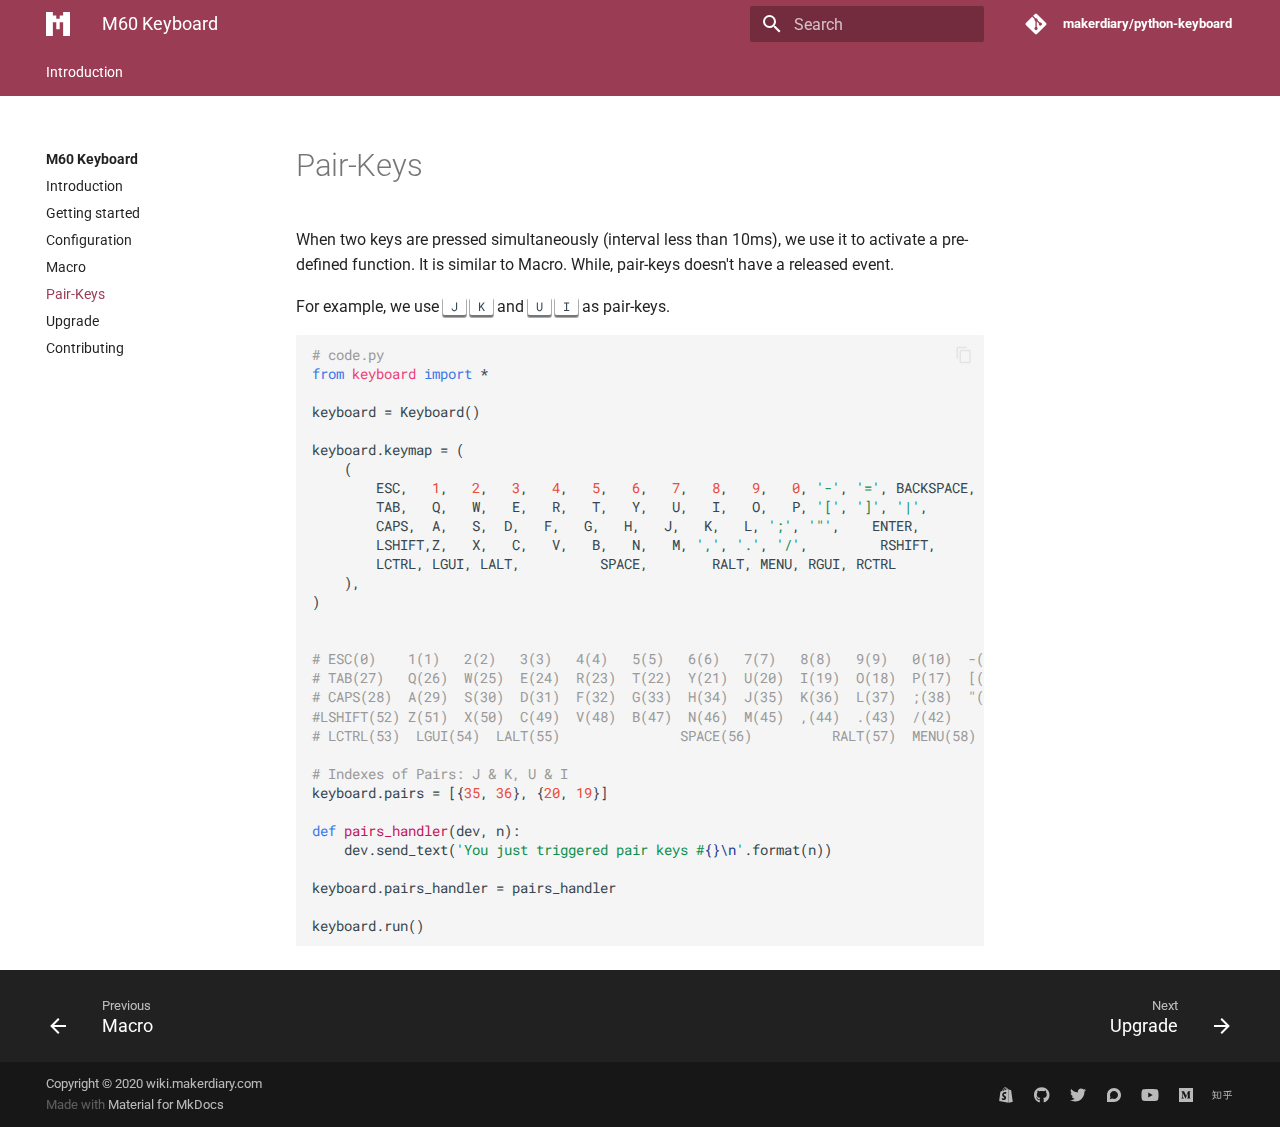
<file: pair-keys/index.html>
<!doctype html><html lang=en class=no-js> <head><meta charset=utf-8><meta name=viewport content="width=device-width,initial-scale=1"><meta name=description content="The documentation offers all you need to start using M60 Keyboard."><link href=https://wiki.makerdiary.com/python-keyboard/pair-keys/ rel=canonical><meta name=author content=makerdiary><link rel="shortcut icon" href=../assets/images/favicon.png><meta name=generator content="mkdocs-1.1.2, mkdocs-material-5.2.2"><title>Pair-Keys - M60 Keyboard</title><link rel=stylesheet href=../assets/stylesheets/main.de3000c6.min.css><link rel=stylesheet href=../assets/stylesheets/palette.622c27da.min.css><meta name=theme-color content><link href=https://fonts.gstatic.com rel=preconnect crossorigin><link rel=stylesheet href="https://fonts.googleapis.com/css?family=Roboto:300,400,400i,700%7CRoboto+Mono&display=fallback"><style>body,input{font-family:"Roboto",-apple-system,BlinkMacSystemFont,Helvetica,Arial,sans-serif}code,kbd,pre{font-family:"Roboto Mono",SFMono-Regular,Consolas,Menlo,monospace}</style><link rel="preconnect dns-prefetch" href=https://www.google-analytics.com><script>window.ga=window.ga||function(){(ga.q=ga.q||[]).push(arguments)},ga.l=+new Date,ga("create","UA-54344624-2","auto"),ga("set","anonymizeIp",!0),ga("send","pageview"),document.addEventListener("DOMContentLoaded",function(){document.forms.search&&document.forms.search.query.addEventListener("blur",function(){if(this.value){var e=document.location.pathname;ga("send","pageview",e+"?q="+this.value)}})}),document.addEventListener("DOMContentSwitch",function(){ga("send","pageview")})</script><script async src=https://www.google-analytics.com/analytics.js></script></head> <body dir=ltr data-md-color-scheme=default data-md-color-primary=red-bud data-md-color-accent=red-bud> <input class=md-toggle data-md-toggle=drawer type=checkbox id=__drawer autocomplete=off> <input class=md-toggle data-md-toggle=search type=checkbox id=__search autocomplete=off> <label class=md-overlay for=__drawer></label> <div data-md-component=skip> <a href=#pair-keys class=md-skip> Skip to content </a> </div> <div data-md-component=announce> </div> <header class=md-header data-md-component=header> <nav class="md-header-nav md-grid" aria-label=Header> <a href=https://wiki.makerdiary.com/python-keyboard title="M60 Keyboard" class="md-header-nav__button md-logo" aria-label="M60 Keyboard"> <svg xmlns=http://www.w3.org/2000/svg viewbox="0 0 63 63"><path fill=#fff d="M0 63V0h18v9h9v9h9V9h9V0h18v63H45V27h-9v18h-9V27h-9v36z"/></svg> </a> <label class="md-header-nav__button md-icon" for=__drawer> <svg xmlns=http://www.w3.org/2000/svg viewbox="0 0 24 24"><path d="M3 6h18v2H3V6m0 5h18v2H3v-2m0 5h18v2H3v-2z"/></svg> </label> <div class=md-header-nav__title data-md-component=header-title> <div class=md-header-nav__ellipsis> <span class="md-header-nav__topic md-ellipsis"> M60 Keyboard </span> <span class="md-header-nav__topic md-ellipsis"> Pair-Keys </span> </div> </div> <label class="md-header-nav__button md-icon" for=__search> <svg xmlns=http://www.w3.org/2000/svg viewbox="0 0 24 24"><path d="M9.5 3A6.5 6.5 0 0116 9.5c0 1.61-.59 3.09-1.56 4.23l.27.27h.79l5 5-1.5 1.5-5-5v-.79l-.27-.27A6.516 6.516 0 019.5 16 6.5 6.5 0 013 9.5 6.5 6.5 0 019.5 3m0 2C7 5 5 7 5 9.5S7 14 9.5 14 14 12 14 9.5 12 5 9.5 5z"/></svg> </label> <div class=md-search data-md-component=search role=dialog> <label class=md-search__overlay for=__search></label> <div class=md-search__inner role=search> <form class=md-search__form name=search> <input type=text class=md-search__input name=query aria-label=Search placeholder=Search autocapitalize=off autocorrect=off autocomplete=off spellcheck=false data-md-component=search-query data-md-state=active> <label class="md-search__icon md-icon" for=__search> <svg xmlns=http://www.w3.org/2000/svg viewbox="0 0 24 24"><path d="M9.5 3A6.5 6.5 0 0116 9.5c0 1.61-.59 3.09-1.56 4.23l.27.27h.79l5 5-1.5 1.5-5-5v-.79l-.27-.27A6.516 6.516 0 019.5 16 6.5 6.5 0 013 9.5 6.5 6.5 0 019.5 3m0 2C7 5 5 7 5 9.5S7 14 9.5 14 14 12 14 9.5 12 5 9.5 5z"/></svg> <svg xmlns=http://www.w3.org/2000/svg viewbox="0 0 24 24"><path d="M20 11v2H8l5.5 5.5-1.42 1.42L4.16 12l7.92-7.92L13.5 5.5 8 11h12z"/></svg> </label> <button type=reset class="md-search__icon md-icon" aria-label=Clear data-md-component=search-reset tabindex=-1> <svg xmlns=http://www.w3.org/2000/svg viewbox="0 0 24 24"><path d="M19 6.41L17.59 5 12 10.59 6.41 5 5 6.41 10.59 12 5 17.59 6.41 19 12 13.41 17.59 19 19 17.59 13.41 12 19 6.41z"/></svg> </button> </form> <div class=md-search__output> <div class=md-search__scrollwrap data-md-scrollfix> <div class=md-search-result data-md-component=search-result> <div class=md-search-result__meta> Initializing search </div> <ol class=md-search-result__list></ol> </div> </div> </div> </div> </div> <div class=md-header-nav__source> <a href=https://github.com/makerdiary/python-keyboard title="Go to repository" class=md-source> <div class="md-source__icon md-icon"> <svg xmlns=http://www.w3.org/2000/svg viewbox="0 0 448 512"><path d="M439.55 236.05L244 40.45a28.87 28.87 0 00-40.81 0l-40.66 40.63 51.52 51.52c27.06-9.14 52.68 16.77 43.39 43.68l49.66 49.66c34.23-11.8 61.18 31 35.47 56.69-26.49 26.49-70.21-2.87-56-37.34L240.22 199v121.85c25.3 12.54 22.26 41.85 9.08 55a34.34 34.34 0 01-48.55 0c-17.57-17.6-11.07-46.91 11.25-56v-123c-20.8-8.51-24.6-30.74-18.64-45L142.57 101 8.45 235.14a28.86 28.86 0 000 40.81l195.61 195.6a28.86 28.86 0 0040.8 0l194.69-194.69a28.86 28.86 0 000-40.81z"/></svg> </div> <div class=md-source__repository> makerdiary/python-keyboard </div> </a> </div> </nav> </header> <div class=md-container data-md-component=container> <nav class=md-tabs aria-label=Tabs data-md-component=tabs> <div class="md-tabs__inner md-grid"> <ul class=md-tabs__list> <li class=md-tabs__item> <a href=.. class="md-tabs__link md-tabs__link--active"> Introduction </a> </li> </ul> </div> </nav> <main class=md-main data-md-component=main> <div class="md-main__inner md-grid"> <div class="md-sidebar md-sidebar--primary" data-md-component=navigation> <div class=md-sidebar__scrollwrap> <div class=md-sidebar__inner> <nav class="md-nav md-nav--primary" aria-label=Navigation data-md-level=0> <label class=md-nav__title for=__drawer> <a href=https://wiki.makerdiary.com/python-keyboard title="M60 Keyboard" class="md-nav__button md-logo" aria-label="M60 Keyboard"> <svg xmlns=http://www.w3.org/2000/svg viewbox="0 0 63 63"><path fill=#fff d="M0 63V0h18v9h9v9h9V9h9V0h18v63H45V27h-9v18h-9V27h-9v36z"/></svg> </a> M60 Keyboard </label> <div class=md-nav__source> <a href=https://github.com/makerdiary/python-keyboard title="Go to repository" class=md-source> <div class="md-source__icon md-icon"> <svg xmlns=http://www.w3.org/2000/svg viewbox="0 0 448 512"><path d="M439.55 236.05L244 40.45a28.87 28.87 0 00-40.81 0l-40.66 40.63 51.52 51.52c27.06-9.14 52.68 16.77 43.39 43.68l49.66 49.66c34.23-11.8 61.18 31 35.47 56.69-26.49 26.49-70.21-2.87-56-37.34L240.22 199v121.85c25.3 12.54 22.26 41.85 9.08 55a34.34 34.34 0 01-48.55 0c-17.57-17.6-11.07-46.91 11.25-56v-123c-20.8-8.51-24.6-30.74-18.64-45L142.57 101 8.45 235.14a28.86 28.86 0 000 40.81l195.61 195.6a28.86 28.86 0 0040.8 0l194.69-194.69a28.86 28.86 0 000-40.81z"/></svg> </div> <div class=md-source__repository> makerdiary/python-keyboard </div> </a> </div> <ul class=md-nav__list data-md-scrollfix> <li class=md-nav__item> <a href=.. title=Introduction class=md-nav__link> Introduction </a> </li> <li class=md-nav__item> <a href=../getting-started/ title="Getting started" class=md-nav__link> Getting started </a> </li> <li class=md-nav__item> <a href=../configuration/ title=Configuration class=md-nav__link> Configuration </a> </li> <li class=md-nav__item> <a href=../macro/ title=Macro class=md-nav__link> Macro </a> </li> <li class="md-nav__item md-nav__item--active"> <input class="md-nav__toggle md-toggle" data-md-toggle=toc type=checkbox id=__toc> <a href=./ title=Pair-Keys class="md-nav__link md-nav__link--active"> Pair-Keys </a> </li> <li class=md-nav__item> <a href=../upgrade_firmware/ title=Upgrade class=md-nav__link> Upgrade </a> </li> <li class=md-nav__item> <a href=../CONTRIBUTING/ title=Contributing class=md-nav__link> Contributing </a> </li> </ul> </nav> </div> </div> </div> <div class="md-sidebar md-sidebar--secondary" data-md-component=toc> <div class=md-sidebar__scrollwrap> <div class=md-sidebar__inner> <nav class="md-nav md-nav--secondary" aria-label="Table of contents"> </nav> </div> </div> </div> <div class=md-content> <article class="md-content__inner md-typeset"> <h1 id=pair-keys>Pair-Keys<a class=headerlink href=#pair-keys title="Permanent link">&para;</a></h1> <p>When two keys are pressed simultaneously (interval less than 10ms), we use it to activate a pre-defined function. It is similar to Macro. While, pair-keys doesn't have a released event.</p> <p>For example, we use <kbd>J</kbd> <kbd>K</kbd> and <kbd>U</kbd> <kbd>I</kbd> as pair-keys.</p> <div class=highlight><pre><span></span><code><span class=c1># code.py</span>
<span class=kn>from</span> <span class=nn>keyboard</span> <span class=kn>import</span> <span class=o>*</span>

<span class=n>keyboard</span> <span class=o>=</span> <span class=n>Keyboard</span><span class=p>()</span>

<span class=n>keyboard</span><span class=o>.</span><span class=n>keymap</span> <span class=o>=</span> <span class=p>(</span>
    <span class=p>(</span>
        <span class=n>ESC</span><span class=p>,</span>   <span class=mi>1</span><span class=p>,</span>   <span class=mi>2</span><span class=p>,</span>   <span class=mi>3</span><span class=p>,</span>   <span class=mi>4</span><span class=p>,</span>   <span class=mi>5</span><span class=p>,</span>   <span class=mi>6</span><span class=p>,</span>   <span class=mi>7</span><span class=p>,</span>   <span class=mi>8</span><span class=p>,</span>   <span class=mi>9</span><span class=p>,</span>   <span class=mi>0</span><span class=p>,</span> <span class=s1>&#39;-&#39;</span><span class=p>,</span> <span class=s1>&#39;=&#39;</span><span class=p>,</span> <span class=n>BACKSPACE</span><span class=p>,</span>
        <span class=n>TAB</span><span class=p>,</span>   <span class=n>Q</span><span class=p>,</span>   <span class=n>W</span><span class=p>,</span>   <span class=n>E</span><span class=p>,</span>   <span class=n>R</span><span class=p>,</span>   <span class=n>T</span><span class=p>,</span>   <span class=n>Y</span><span class=p>,</span>   <span class=n>U</span><span class=p>,</span>   <span class=n>I</span><span class=p>,</span>   <span class=n>O</span><span class=p>,</span>   <span class=n>P</span><span class=p>,</span> <span class=s1>&#39;[&#39;</span><span class=p>,</span> <span class=s1>&#39;]&#39;</span><span class=p>,</span> <span class=s1>&#39;|&#39;</span><span class=p>,</span>
        <span class=n>CAPS</span><span class=p>,</span>  <span class=n>A</span><span class=p>,</span>   <span class=n>S</span><span class=p>,</span>  <span class=n>D</span><span class=p>,</span>   <span class=n>F</span><span class=p>,</span>   <span class=n>G</span><span class=p>,</span>   <span class=n>H</span><span class=p>,</span>   <span class=n>J</span><span class=p>,</span>   <span class=n>K</span><span class=p>,</span>   <span class=n>L</span><span class=p>,</span> <span class=s1>&#39;;&#39;</span><span class=p>,</span> <span class=s1>&#39;&quot;&#39;</span><span class=p>,</span>    <span class=n>ENTER</span><span class=p>,</span>
        <span class=n>LSHIFT</span><span class=p>,</span><span class=n>Z</span><span class=p>,</span>   <span class=n>X</span><span class=p>,</span>   <span class=n>C</span><span class=p>,</span>   <span class=n>V</span><span class=p>,</span>   <span class=n>B</span><span class=p>,</span>   <span class=n>N</span><span class=p>,</span>   <span class=n>M</span><span class=p>,</span> <span class=s1>&#39;,&#39;</span><span class=p>,</span> <span class=s1>&#39;.&#39;</span><span class=p>,</span> <span class=s1>&#39;/&#39;</span><span class=p>,</span>         <span class=n>RSHIFT</span><span class=p>,</span>
        <span class=n>LCTRL</span><span class=p>,</span> <span class=n>LGUI</span><span class=p>,</span> <span class=n>LALT</span><span class=p>,</span>          <span class=n>SPACE</span><span class=p>,</span>        <span class=n>RALT</span><span class=p>,</span> <span class=n>MENU</span><span class=p>,</span> <span class=n>RGUI</span><span class=p>,</span> <span class=n>RCTRL</span>
    <span class=p>),</span>
<span class=p>)</span>


<span class=c1># ESC(0)    1(1)   2(2)   3(3)   4(4)   5(5)   6(6)   7(7)   8(8)   9(9)   0(10)  -(11)  =(12)  BACKSPACE(13)</span>
<span class=c1># TAB(27)   Q(26)  W(25)  E(24)  R(23)  T(22)  Y(21)  U(20)  I(19)  O(18)  P(17)  [(16)  ](15)   \(14)</span>
<span class=c1># CAPS(28)  A(29)  S(30)  D(31)  F(32)  G(33)  H(34)  J(35)  K(36)  L(37)  ;(38)  &quot;(39)      ENTER(40)</span>
<span class=c1>#LSHIFT(52) Z(51)  X(50)  C(49)  V(48)  B(47)  N(46)  M(45)  ,(44)  .(43)  /(42)            RSHIFT(41)</span>
<span class=c1># LCTRL(53)  LGUI(54)  LALT(55)               SPACE(56)          RALT(57)  MENU(58)  Fn(59)  RCTRL(60)</span>

<span class=c1># Indexes of Pairs: J &amp; K, U &amp; I</span>
<span class=n>keyboard</span><span class=o>.</span><span class=n>pairs</span> <span class=o>=</span> <span class=p>[{</span><span class=mi>35</span><span class=p>,</span> <span class=mi>36</span><span class=p>},</span> <span class=p>{</span><span class=mi>20</span><span class=p>,</span> <span class=mi>19</span><span class=p>}]</span>

<span class=k>def</span> <span class=nf>pairs_handler</span><span class=p>(</span><span class=n>dev</span><span class=p>,</span> <span class=n>n</span><span class=p>):</span>
    <span class=n>dev</span><span class=o>.</span><span class=n>send_text</span><span class=p>(</span><span class=s1>&#39;You just triggered pair keys #</span><span class=si>{}</span><span class=se>\n</span><span class=s1>&#39;</span><span class=o>.</span><span class=n>format</span><span class=p>(</span><span class=n>n</span><span class=p>))</span>

<span class=n>keyboard</span><span class=o>.</span><span class=n>pairs_handler</span> <span class=o>=</span> <span class=n>pairs_handler</span>

<span class=n>keyboard</span><span class=o>.</span><span class=n>run</span><span class=p>()</span>
</code></pre></div> </article> </div> </div> </main> <footer class=md-footer> <div class=md-footer-nav> <nav class="md-footer-nav__inner md-grid" aria-label=Footer> <a href=../macro/ title=Macro class="md-footer-nav__link md-footer-nav__link--prev" rel=prev> <div class="md-footer-nav__button md-icon"> <svg xmlns=http://www.w3.org/2000/svg viewbox="0 0 24 24"><path d="M20 11v2H8l5.5 5.5-1.42 1.42L4.16 12l7.92-7.92L13.5 5.5 8 11h12z"/></svg> </div> <div class=md-footer-nav__title> <div class=md-ellipsis> <span class=md-footer-nav__direction> Previous </span> Macro </div> </div> </a> <a href=../upgrade_firmware/ title=Upgrade class="md-footer-nav__link md-footer-nav__link--next" rel=next> <div class=md-footer-nav__title> <div class=md-ellipsis> <span class=md-footer-nav__direction> Next </span> Upgrade </div> </div> <div class="md-footer-nav__button md-icon"> <svg xmlns=http://www.w3.org/2000/svg viewbox="0 0 24 24"><path d="M4 11v2h12l-5.5 5.5 1.42 1.42L19.84 12l-7.92-7.92L10.5 5.5 16 11H4z"/></svg> </div> </a> </nav> </div> <div class="md-footer-meta md-typeset"> <div class="md-footer-meta__inner md-grid"> <div class=md-footer-copyright> <div class=md-footer-copyright__highlight> Copyright &copy; 2020 <a href=https://wiki.makerdiary.com target=_blank>wiki.makerdiary.com</a> </div> Made with <a href=https://squidfunk.github.io/mkdocs-material/ target=_blank rel=noopener> Material for MkDocs </a> </div> <div class=md-footer-social> <a href=https://store.makerdiary.com target=_blank rel=noopener title=store.makerdiary.com class=md-footer-social__link> <svg xmlns=http://www.w3.org/2000/svg viewbox="0 0 448 512"><path d="M388.32 104.1a4.66 4.66 0 00-4.4-4c-2 0-37.23-.8-37.23-.8s-21.61-20.82-29.62-28.83V503.2L442.76 472s-54.04-365.5-54.44-367.9zm-99.67-33.63a116.67 116.67 0 00-7.21-17.61C271 32.85 255.42 22 237 22a15 15 0 00-4 .4c-.4-.8-1.2-1.2-1.6-2-8-8.77-18.4-12.77-30.82-12.4-24 .8-48 18-67.25 48.83-13.61 21.62-24 48.84-26.82 70.06-27.62 8.4-46.83 14.41-47.23 14.81-14 4.4-14.41 4.8-16 18-1.2 10-38 291.82-38 291.82L307.86 504V65.67a41.66 41.66 0 00-4.4.4s-5.6 1.6-14.81 4.4zm-55.24 17.22c-16 4.8-33.63 10.4-50.84 15.61 4.8-18.82 14.41-37.63 25.62-50 4.4-4.4 10.41-9.61 17.21-12.81 6.81 14.37 8.41 33.99 8.01 47.2zm-32.83-63.25A27.49 27.49 0 01215 28c-6.4 3.2-12.81 8.41-18.81 14.41-15.21 16.42-26.82 42-31.62 66.45-14.42 4.41-28.83 8.81-42 12.81 8.76-38.39 41.18-96.43 78.01-97.23zm-46.43 220.17c1.6 25.61 69.25 31.22 73.25 91.66 2.8 47.64-25.22 80.06-65.65 82.47-48.83 3.2-75.65-25.62-75.65-25.62l10.4-44s26.82 20.42 48.44 18.82c14-.8 19.22-12.41 18.81-20.42-2-33.62-57.24-31.62-60.84-86.86-3.2-46.44 27.22-93.27 94.47-97.68 26-1.6 39.23 4.81 39.23 4.81l-15.21 57.6s-17.21-8-37.63-6.4c-29.62 2.01-30.02 20.81-29.62 25.62zm95.27-161.73c0-12-1.6-29.22-7.21-43.63 18.42 3.6 27.22 24 31.23 36.43q-10.81 3-24.02 7.2z"/></svg> </a> <a href=https://github.com/makerdiary target=_blank rel=noopener title=github.com class=md-footer-social__link> <svg xmlns=http://www.w3.org/2000/svg viewbox="0 0 496 512"><path d="M165.9 397.4c0 2-2.3 3.6-5.2 3.6-3.3.3-5.6-1.3-5.6-3.6 0-2 2.3-3.6 5.2-3.6 3-.3 5.6 1.3 5.6 3.6zm-31.1-4.5c-.7 2 1.3 4.3 4.3 4.9 2.6 1 5.6 0 6.2-2s-1.3-4.3-4.3-5.2c-2.6-.7-5.5.3-6.2 2.3zm44.2-1.7c-2.9.7-4.9 2.6-4.6 4.9.3 2 2.9 3.3 5.9 2.6 2.9-.7 4.9-2.6 4.6-4.6-.3-1.9-3-3.2-5.9-2.9zM244.8 8C106.1 8 0 113.3 0 252c0 110.9 69.8 205.8 169.5 239.2 12.8 2.3 17.3-5.6 17.3-12.1 0-6.2-.3-40.4-.3-61.4 0 0-70 15-84.7-29.8 0 0-11.4-29.1-27.8-36.6 0 0-22.9-15.7 1.6-15.4 0 0 24.9 2 38.6 25.8 21.9 38.6 58.6 27.5 72.9 20.9 2.3-16 8.8-27.1 16-33.7-55.9-6.2-112.3-14.3-112.3-110.5 0-27.5 7.6-41.3 23.6-58.9-2.6-6.5-11.1-33.3 2.6-67.9 20.9-6.5 69 27 69 27 20-5.6 41.5-8.5 62.8-8.5s42.8 2.9 62.8 8.5c0 0 48.1-33.6 69-27 13.7 34.7 5.2 61.4 2.6 67.9 16 17.7 25.8 31.5 25.8 58.9 0 96.5-58.9 104.2-114.8 110.5 9.2 7.9 17 22.9 17 46.4 0 33.7-.3 75.4-.3 83.6 0 6.5 4.6 14.4 17.3 12.1C428.2 457.8 496 362.9 496 252 496 113.3 383.5 8 244.8 8zM97.2 352.9c-1.3 1-1 3.3.7 5.2 1.6 1.6 3.9 2.3 5.2 1 1.3-1 1-3.3-.7-5.2-1.6-1.6-3.9-2.3-5.2-1zm-10.8-8.1c-.7 1.3.3 2.9 2.3 3.9 1.6 1 3.6.7 4.3-.7.7-1.3-.3-2.9-2.3-3.9-2-.6-3.6-.3-4.3.7zm32.4 35.6c-1.6 1.3-1 4.3 1.3 6.2 2.3 2.3 5.2 2.6 6.5 1 1.3-1.3.7-4.3-1.3-6.2-2.2-2.3-5.2-2.6-6.5-1zm-11.4-14.7c-1.6 1-1.6 3.6 0 5.9 1.6 2.3 4.3 3.3 5.6 2.3 1.6-1.3 1.6-3.9 0-6.2-1.4-2.3-4-3.3-5.6-2z"/></svg> </a> <a href=https://twitter.com/makerdiary target=_blank rel=noopener title=twitter.com class=md-footer-social__link> <svg xmlns=http://www.w3.org/2000/svg viewbox="0 0 512 512"><path d="M459.37 151.716c.325 4.548.325 9.097.325 13.645 0 138.72-105.583 298.558-298.558 298.558-59.452 0-114.68-17.219-161.137-47.106 8.447.974 16.568 1.299 25.34 1.299 49.055 0 94.213-16.568 130.274-44.832-46.132-.975-84.792-31.188-98.112-72.772 6.498.974 12.995 1.624 19.818 1.624 9.421 0 18.843-1.3 27.614-3.573-48.081-9.747-84.143-51.98-84.143-102.985v-1.299c13.969 7.797 30.214 12.67 47.431 13.319-28.264-18.843-46.781-51.005-46.781-87.391 0-19.492 5.197-37.36 14.294-52.954 51.655 63.675 129.3 105.258 216.365 109.807-1.624-7.797-2.599-15.918-2.599-24.04 0-57.828 46.782-104.934 104.934-104.934 30.213 0 57.502 12.67 76.67 33.137 23.715-4.548 46.456-13.32 66.599-25.34-7.798 24.366-24.366 44.833-46.132 57.827 21.117-2.273 41.584-8.122 60.426-16.243-14.292 20.791-32.161 39.308-52.628 54.253z"/></svg> </a> <a href=https://community.makerdiary.com target=_blank rel=noopener title=community.makerdiary.com class=md-footer-social__link> <svg xmlns=http://www.w3.org/2000/svg viewbox="0 0 448 512"><path d="M225.9 32C103.3 32 0 130.5 0 252.1 0 256 .1 480 .1 480l225.8-.2c122.7 0 222.1-102.3 222.1-223.9C448 134.3 348.6 32 225.9 32zM224 384c-19.4 0-37.9-4.3-54.4-12.1L88.5 392l22.9-75c-9.8-18.1-15.4-38.9-15.4-61 0-70.7 57.3-128 128-128s128 57.3 128 128-57.3 128-128 128z"/></svg> </a> <a href=https://www.youtube.com/channel/UCX4nJNlsyj9VJeQOHgOs0yg target=_blank rel=noopener title=www.youtube.com class=md-footer-social__link> <svg xmlns=http://www.w3.org/2000/svg viewbox="0 0 576 512"><path d="M549.655 124.083c-6.281-23.65-24.787-42.276-48.284-48.597C458.781 64 288 64 288 64S117.22 64 74.629 75.486c-23.497 6.322-42.003 24.947-48.284 48.597-11.412 42.867-11.412 132.305-11.412 132.305s0 89.438 11.412 132.305c6.281 23.65 24.787 41.5 48.284 47.821C117.22 448 288 448 288 448s170.78 0 213.371-11.486c23.497-6.321 42.003-24.171 48.284-47.821 11.412-42.867 11.412-132.305 11.412-132.305s0-89.438-11.412-132.305zm-317.51 213.508V175.185l142.739 81.205-142.739 81.201z"/></svg> </a> <a href=https://medium.com/makerdiary target=_blank rel=noopener title=medium.com class=md-footer-social__link> <svg xmlns=http://www.w3.org/2000/svg viewbox="0 0 448 512"><path d="M0 32v448h448V32H0zm372.2 106.1l-24 23c-2.1 1.6-3.1 4.2-2.7 6.7v169.3c-.4 2.6.6 5.2 2.7 6.7l23.5 23v5.1h-118V367l24.3-23.6c2.4-2.4 2.4-3.1 2.4-6.7V199.8l-67.6 171.6h-9.1L125 199.8v115c-.7 4.8 1 9.7 4.4 13.2l31.6 38.3v5.1H71.2v-5.1l31.6-38.3c3.4-3.5 4.9-8.4 4.1-13.2v-133c.4-3.7-1-7.3-3.8-9.8L75 138.1V133h87.3l67.4 148L289 133.1h83.2v5z"/></svg> </a> <a href=https://zhuanlan.zhihu.com/makerdiary target=_blank rel=noopener title=zhuanlan.zhihu.com class=md-footer-social__link> <svg xmlns=http://www.w3.org/2000/svg viewbox="0 0 640 512"><path d="M170.54 148.13v217.54l23.43.01 7.71 26.37 42.01-26.37h49.53V148.13H170.54zm97.75 193.93h-27.94l-27.9 17.51-5.08-17.47-11.9-.04V171.75h72.82v170.31zm-118.46-94.39H97.5c1.74-27.1 2.2-51.59 2.2-73.46h51.16s1.97-22.56-8.58-22.31h-88.5c3.49-13.12 7.87-26.66 13.12-40.67 0 0-24.07 0-32.27 21.57-3.39 8.9-13.21 43.14-30.7 78.12 5.89-.64 25.37-1.18 36.84-22.21 2.11-5.89 2.51-6.66 5.14-14.53h28.87c0 10.5-1.2 66.88-1.68 73.44H20.83c-11.74 0-15.56 23.62-15.56 23.62h65.58C66.45 321.1 42.83 363.12 0 396.34c20.49 5.85 40.91-.93 51-9.9 0 0 22.98-20.9 35.59-69.25l53.96 64.94s7.91-26.89-1.24-39.99c-7.58-8.92-28.06-33.06-36.79-41.81L87.9 311.95c4.36-13.98 6.99-27.55 7.87-40.67h61.65s-.09-23.62-7.59-23.62v.01zm412.02-1.6c20.83-25.64 44.98-58.57 44.98-58.57s-18.65-14.8-27.38-4.06c-6 8.15-36.83 48.2-36.83 48.2l19.23 14.43zm-150.09-59.09c-9.01-8.25-25.91 2.13-25.91 2.13s39.52 55.04 41.12 57.45l19.46-13.73s-25.67-37.61-34.66-45.86h-.01zM640 258.35c-19.78 0-130.91.93-131.06.93v-101c4.81 0 12.42-.4 22.85-1.2 40.88-2.41 70.13-4 87.77-4.81 0 0 12.22-27.19-.59-33.44-3.07-1.18-23.17 4.58-23.17 4.58s-165.22 16.49-232.36 18.05c1.6 8.82 7.62 17.08 15.78 19.55 13.31 3.48 22.69 1.7 49.15.89 24.83-1.6 43.68-2.43 56.51-2.43v99.81H351.41s2.82 22.31 25.51 22.85h107.94v70.92c0 13.97-11.19 21.99-24.48 21.12-14.08.11-26.08-1.15-41.69-1.81 1.99 3.97 6.33 14.39 19.31 21.84 9.88 4.81 16.17 6.57 26.02 6.57 29.56 0 45.67-17.28 44.89-45.31v-73.32h122.36c9.68 0 8.7-23.78 8.7-23.78l.03-.01z"/></svg> </a> </div> </div> </div> </footer> </div> <script src=../assets/javascripts/vendor.de50e36d.min.js></script> <script src=../assets/javascripts/bundle.ff925e8b.min.js></script><script id=__lang type=application/json>{"clipboard.copy": "Copy to clipboard", "clipboard.copied": "Copied to clipboard", "search.config.lang": "en", "search.config.pipeline": "trimmer, stopWordFilter", "search.config.separator": "[\\s\\-]+", "search.result.placeholder": "Type to start searching", "search.result.none": "No matching documents", "search.result.one": "1 matching document", "search.result.other": "# matching documents"}</script> <script>
        app = initialize({
          base: "..",
          features: ["tabs"],
          search: Object.assign({
            worker: "../assets/javascripts/worker/search.27c6a5e6.min.js"
          }, typeof search !== "undefined" && search)
        })
      </script> </body> </html>
</file>
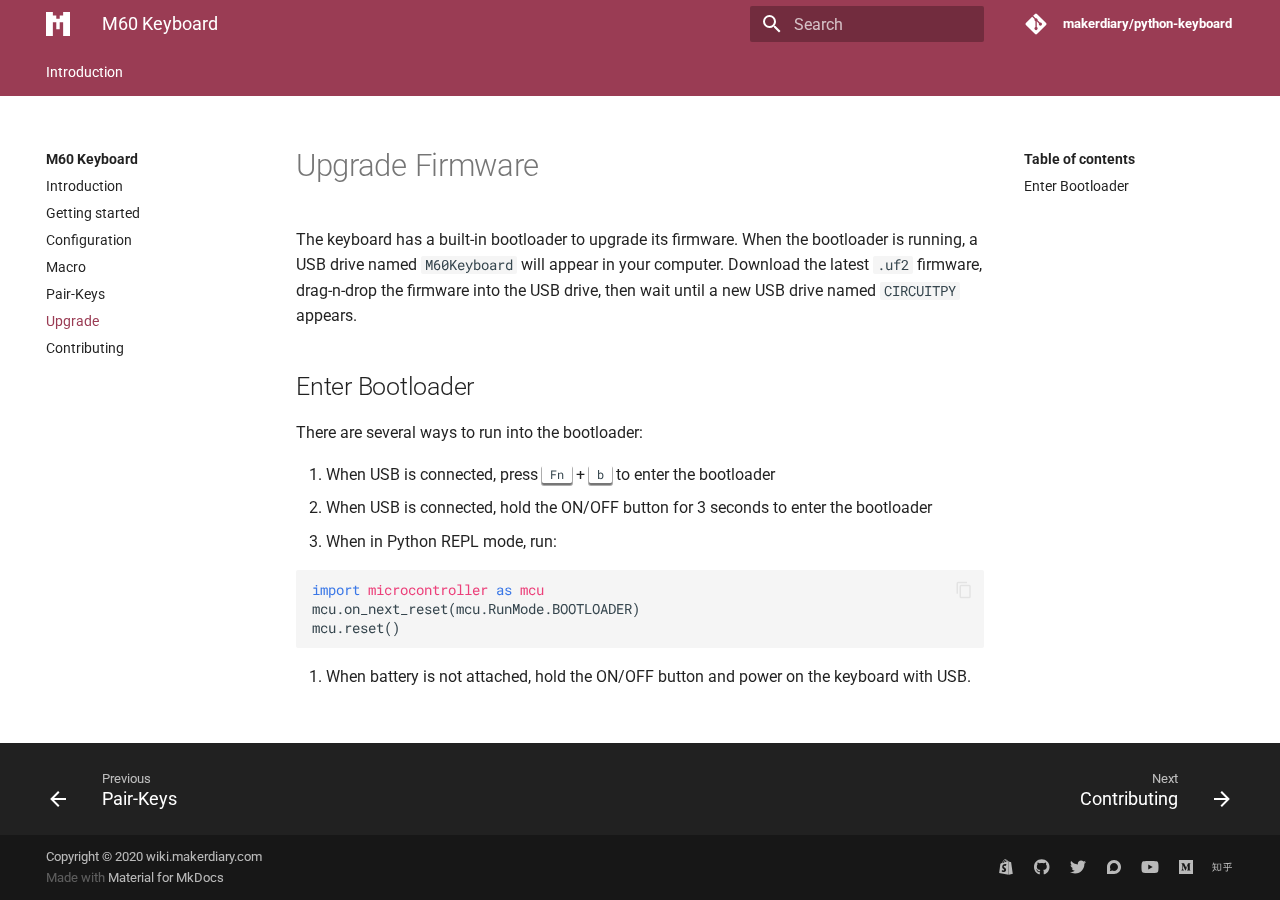
<file: upgrade_firmware/index.html>
<!doctype html><html lang=en class=no-js> <head><meta charset=utf-8><meta name=viewport content="width=device-width,initial-scale=1"><meta name=description content="The documentation offers all you need to start using M60 Keyboard."><link href=https://wiki.makerdiary.com/python-keyboard/upgrade_firmware/ rel=canonical><meta name=author content=makerdiary><link rel="shortcut icon" href=../assets/images/favicon.png><meta name=generator content="mkdocs-1.1.2, mkdocs-material-5.2.2"><title>Upgrade - M60 Keyboard</title><link rel=stylesheet href=../assets/stylesheets/main.de3000c6.min.css><link rel=stylesheet href=../assets/stylesheets/palette.622c27da.min.css><meta name=theme-color content><link href=https://fonts.gstatic.com rel=preconnect crossorigin><link rel=stylesheet href="https://fonts.googleapis.com/css?family=Roboto:300,400,400i,700%7CRoboto+Mono&display=fallback"><style>body,input{font-family:"Roboto",-apple-system,BlinkMacSystemFont,Helvetica,Arial,sans-serif}code,kbd,pre{font-family:"Roboto Mono",SFMono-Regular,Consolas,Menlo,monospace}</style><link rel="preconnect dns-prefetch" href=https://www.google-analytics.com><script>window.ga=window.ga||function(){(ga.q=ga.q||[]).push(arguments)},ga.l=+new Date,ga("create","UA-54344624-2","auto"),ga("set","anonymizeIp",!0),ga("send","pageview"),document.addEventListener("DOMContentLoaded",function(){document.forms.search&&document.forms.search.query.addEventListener("blur",function(){if(this.value){var e=document.location.pathname;ga("send","pageview",e+"?q="+this.value)}})}),document.addEventListener("DOMContentSwitch",function(){ga("send","pageview")})</script><script async src=https://www.google-analytics.com/analytics.js></script></head> <body dir=ltr data-md-color-scheme=default data-md-color-primary=red-bud data-md-color-accent=red-bud> <input class=md-toggle data-md-toggle=drawer type=checkbox id=__drawer autocomplete=off> <input class=md-toggle data-md-toggle=search type=checkbox id=__search autocomplete=off> <label class=md-overlay for=__drawer></label> <div data-md-component=skip> <a href=#upgrade-firmware class=md-skip> Skip to content </a> </div> <div data-md-component=announce> </div> <header class=md-header data-md-component=header> <nav class="md-header-nav md-grid" aria-label=Header> <a href=https://wiki.makerdiary.com/python-keyboard title="M60 Keyboard" class="md-header-nav__button md-logo" aria-label="M60 Keyboard"> <svg xmlns=http://www.w3.org/2000/svg viewbox="0 0 63 63"><path fill=#fff d="M0 63V0h18v9h9v9h9V9h9V0h18v63H45V27h-9v18h-9V27h-9v36z"/></svg> </a> <label class="md-header-nav__button md-icon" for=__drawer> <svg xmlns=http://www.w3.org/2000/svg viewbox="0 0 24 24"><path d="M3 6h18v2H3V6m0 5h18v2H3v-2m0 5h18v2H3v-2z"/></svg> </label> <div class=md-header-nav__title data-md-component=header-title> <div class=md-header-nav__ellipsis> <span class="md-header-nav__topic md-ellipsis"> M60 Keyboard </span> <span class="md-header-nav__topic md-ellipsis"> Upgrade </span> </div> </div> <label class="md-header-nav__button md-icon" for=__search> <svg xmlns=http://www.w3.org/2000/svg viewbox="0 0 24 24"><path d="M9.5 3A6.5 6.5 0 0116 9.5c0 1.61-.59 3.09-1.56 4.23l.27.27h.79l5 5-1.5 1.5-5-5v-.79l-.27-.27A6.516 6.516 0 019.5 16 6.5 6.5 0 013 9.5 6.5 6.5 0 019.5 3m0 2C7 5 5 7 5 9.5S7 14 9.5 14 14 12 14 9.5 12 5 9.5 5z"/></svg> </label> <div class=md-search data-md-component=search role=dialog> <label class=md-search__overlay for=__search></label> <div class=md-search__inner role=search> <form class=md-search__form name=search> <input type=text class=md-search__input name=query aria-label=Search placeholder=Search autocapitalize=off autocorrect=off autocomplete=off spellcheck=false data-md-component=search-query data-md-state=active> <label class="md-search__icon md-icon" for=__search> <svg xmlns=http://www.w3.org/2000/svg viewbox="0 0 24 24"><path d="M9.5 3A6.5 6.5 0 0116 9.5c0 1.61-.59 3.09-1.56 4.23l.27.27h.79l5 5-1.5 1.5-5-5v-.79l-.27-.27A6.516 6.516 0 019.5 16 6.5 6.5 0 013 9.5 6.5 6.5 0 019.5 3m0 2C7 5 5 7 5 9.5S7 14 9.5 14 14 12 14 9.5 12 5 9.5 5z"/></svg> <svg xmlns=http://www.w3.org/2000/svg viewbox="0 0 24 24"><path d="M20 11v2H8l5.5 5.5-1.42 1.42L4.16 12l7.92-7.92L13.5 5.5 8 11h12z"/></svg> </label> <button type=reset class="md-search__icon md-icon" aria-label=Clear data-md-component=search-reset tabindex=-1> <svg xmlns=http://www.w3.org/2000/svg viewbox="0 0 24 24"><path d="M19 6.41L17.59 5 12 10.59 6.41 5 5 6.41 10.59 12 5 17.59 6.41 19 12 13.41 17.59 19 19 17.59 13.41 12 19 6.41z"/></svg> </button> </form> <div class=md-search__output> <div class=md-search__scrollwrap data-md-scrollfix> <div class=md-search-result data-md-component=search-result> <div class=md-search-result__meta> Initializing search </div> <ol class=md-search-result__list></ol> </div> </div> </div> </div> </div> <div class=md-header-nav__source> <a href=https://github.com/makerdiary/python-keyboard title="Go to repository" class=md-source> <div class="md-source__icon md-icon"> <svg xmlns=http://www.w3.org/2000/svg viewbox="0 0 448 512"><path d="M439.55 236.05L244 40.45a28.87 28.87 0 00-40.81 0l-40.66 40.63 51.52 51.52c27.06-9.14 52.68 16.77 43.39 43.68l49.66 49.66c34.23-11.8 61.18 31 35.47 56.69-26.49 26.49-70.21-2.87-56-37.34L240.22 199v121.85c25.3 12.54 22.26 41.85 9.08 55a34.34 34.34 0 01-48.55 0c-17.57-17.6-11.07-46.91 11.25-56v-123c-20.8-8.51-24.6-30.74-18.64-45L142.57 101 8.45 235.14a28.86 28.86 0 000 40.81l195.61 195.6a28.86 28.86 0 0040.8 0l194.69-194.69a28.86 28.86 0 000-40.81z"/></svg> </div> <div class=md-source__repository> makerdiary/python-keyboard </div> </a> </div> </nav> </header> <div class=md-container data-md-component=container> <nav class=md-tabs aria-label=Tabs data-md-component=tabs> <div class="md-tabs__inner md-grid"> <ul class=md-tabs__list> <li class=md-tabs__item> <a href=.. class="md-tabs__link md-tabs__link--active"> Introduction </a> </li> </ul> </div> </nav> <main class=md-main data-md-component=main> <div class="md-main__inner md-grid"> <div class="md-sidebar md-sidebar--primary" data-md-component=navigation> <div class=md-sidebar__scrollwrap> <div class=md-sidebar__inner> <nav class="md-nav md-nav--primary" aria-label=Navigation data-md-level=0> <label class=md-nav__title for=__drawer> <a href=https://wiki.makerdiary.com/python-keyboard title="M60 Keyboard" class="md-nav__button md-logo" aria-label="M60 Keyboard"> <svg xmlns=http://www.w3.org/2000/svg viewbox="0 0 63 63"><path fill=#fff d="M0 63V0h18v9h9v9h9V9h9V0h18v63H45V27h-9v18h-9V27h-9v36z"/></svg> </a> M60 Keyboard </label> <div class=md-nav__source> <a href=https://github.com/makerdiary/python-keyboard title="Go to repository" class=md-source> <div class="md-source__icon md-icon"> <svg xmlns=http://www.w3.org/2000/svg viewbox="0 0 448 512"><path d="M439.55 236.05L244 40.45a28.87 28.87 0 00-40.81 0l-40.66 40.63 51.52 51.52c27.06-9.14 52.68 16.77 43.39 43.68l49.66 49.66c34.23-11.8 61.18 31 35.47 56.69-26.49 26.49-70.21-2.87-56-37.34L240.22 199v121.85c25.3 12.54 22.26 41.85 9.08 55a34.34 34.34 0 01-48.55 0c-17.57-17.6-11.07-46.91 11.25-56v-123c-20.8-8.51-24.6-30.74-18.64-45L142.57 101 8.45 235.14a28.86 28.86 0 000 40.81l195.61 195.6a28.86 28.86 0 0040.8 0l194.69-194.69a28.86 28.86 0 000-40.81z"/></svg> </div> <div class=md-source__repository> makerdiary/python-keyboard </div> </a> </div> <ul class=md-nav__list data-md-scrollfix> <li class=md-nav__item> <a href=.. title=Introduction class=md-nav__link> Introduction </a> </li> <li class=md-nav__item> <a href=../getting-started/ title="Getting started" class=md-nav__link> Getting started </a> </li> <li class=md-nav__item> <a href=../configuration/ title=Configuration class=md-nav__link> Configuration </a> </li> <li class=md-nav__item> <a href=../macro/ title=Macro class=md-nav__link> Macro </a> </li> <li class=md-nav__item> <a href=../pair-keys/ title=Pair-Keys class=md-nav__link> Pair-Keys </a> </li> <li class="md-nav__item md-nav__item--active"> <input class="md-nav__toggle md-toggle" data-md-toggle=toc type=checkbox id=__toc> <label class="md-nav__link md-nav__link--active" for=__toc> Upgrade <span class="md-nav__icon md-icon"> <svg xmlns=http://www.w3.org/2000/svg viewbox="0 0 24 24"><path d="M3 9h14V7H3v2m0 4h14v-2H3v2m0 4h14v-2H3v2m16 0h2v-2h-2v2m0-10v2h2V7h-2m0 6h2v-2h-2v2z"/></svg> </span> </label> <a href=./ title=Upgrade class="md-nav__link md-nav__link--active"> Upgrade </a> <nav class="md-nav md-nav--secondary" aria-label="Table of contents"> <label class=md-nav__title for=__toc> <span class="md-nav__icon md-icon"> <svg xmlns=http://www.w3.org/2000/svg viewbox="0 0 24 24"><path d="M20 11v2H8l5.5 5.5-1.42 1.42L4.16 12l7.92-7.92L13.5 5.5 8 11h12z"/></svg> </span> Table of contents </label> <ul class=md-nav__list data-md-scrollfix> <li class=md-nav__item> <a href=#enter-bootloader class=md-nav__link> Enter Bootloader </a> </li> </ul> </nav> </li> <li class=md-nav__item> <a href=../CONTRIBUTING/ title=Contributing class=md-nav__link> Contributing </a> </li> </ul> </nav> </div> </div> </div> <div class="md-sidebar md-sidebar--secondary" data-md-component=toc> <div class=md-sidebar__scrollwrap> <div class=md-sidebar__inner> <nav class="md-nav md-nav--secondary" aria-label="Table of contents"> <label class=md-nav__title for=__toc> <span class="md-nav__icon md-icon"> <svg xmlns=http://www.w3.org/2000/svg viewbox="0 0 24 24"><path d="M20 11v2H8l5.5 5.5-1.42 1.42L4.16 12l7.92-7.92L13.5 5.5 8 11h12z"/></svg> </span> Table of contents </label> <ul class=md-nav__list data-md-scrollfix> <li class=md-nav__item> <a href=#enter-bootloader class=md-nav__link> Enter Bootloader </a> </li> </ul> </nav> </div> </div> </div> <div class=md-content> <article class="md-content__inner md-typeset"> <h1 id=upgrade-firmware>Upgrade Firmware<a class=headerlink href=#upgrade-firmware title="Permanent link">&para;</a></h1> <p>The keyboard has a built-in bootloader to upgrade its firmware. When the bootloader is running, a USB drive named <code>M60Keyboard</code> will appear in your computer. Download the latest <code>.uf2</code> firmware, drag-n-drop the firmware into the USB drive, then wait until a new USB drive named <code>CIRCUITPY</code> appears.</p> <h2 id=enter-bootloader>Enter Bootloader<a class=headerlink href=#enter-bootloader title="Permanent link">&para;</a></h2> <p>There are several ways to run into the bootloader:</p> <ol> <li>When USB is connected, press <kbd>Fn</kbd> + <kbd>b</kbd> to enter the bootloader</li> <li>When USB is connected, hold the ON/OFF button for 3 seconds to enter the bootloader</li> <li>When in Python REPL mode, run:</li> </ol> <div class=highlight><pre><span></span><code><span class=kn>import</span> <span class=nn>microcontroller</span> <span class=k>as</span> <span class=nn>mcu</span>
<span class=n>mcu</span><span class=o>.</span><span class=n>on_next_reset</span><span class=p>(</span><span class=n>mcu</span><span class=o>.</span><span class=n>RunMode</span><span class=o>.</span><span class=n>BOOTLOADER</span><span class=p>)</span>
<span class=n>mcu</span><span class=o>.</span><span class=n>reset</span><span class=p>()</span>
</code></pre></div> <ol> <li>When battery is not attached, hold the ON/OFF button and power on the keyboard with USB.</li> </ol> </article> </div> </div> </main> <footer class=md-footer> <div class=md-footer-nav> <nav class="md-footer-nav__inner md-grid" aria-label=Footer> <a href=../pair-keys/ title=Pair-Keys class="md-footer-nav__link md-footer-nav__link--prev" rel=prev> <div class="md-footer-nav__button md-icon"> <svg xmlns=http://www.w3.org/2000/svg viewbox="0 0 24 24"><path d="M20 11v2H8l5.5 5.5-1.42 1.42L4.16 12l7.92-7.92L13.5 5.5 8 11h12z"/></svg> </div> <div class=md-footer-nav__title> <div class=md-ellipsis> <span class=md-footer-nav__direction> Previous </span> Pair-Keys </div> </div> </a> <a href=../CONTRIBUTING/ title=Contributing class="md-footer-nav__link md-footer-nav__link--next" rel=next> <div class=md-footer-nav__title> <div class=md-ellipsis> <span class=md-footer-nav__direction> Next </span> Contributing </div> </div> <div class="md-footer-nav__button md-icon"> <svg xmlns=http://www.w3.org/2000/svg viewbox="0 0 24 24"><path d="M4 11v2h12l-5.5 5.5 1.42 1.42L19.84 12l-7.92-7.92L10.5 5.5 16 11H4z"/></svg> </div> </a> </nav> </div> <div class="md-footer-meta md-typeset"> <div class="md-footer-meta__inner md-grid"> <div class=md-footer-copyright> <div class=md-footer-copyright__highlight> Copyright &copy; 2020 <a href=https://wiki.makerdiary.com target=_blank>wiki.makerdiary.com</a> </div> Made with <a href=https://squidfunk.github.io/mkdocs-material/ target=_blank rel=noopener> Material for MkDocs </a> </div> <div class=md-footer-social> <a href=https://store.makerdiary.com target=_blank rel=noopener title=store.makerdiary.com class=md-footer-social__link> <svg xmlns=http://www.w3.org/2000/svg viewbox="0 0 448 512"><path d="M388.32 104.1a4.66 4.66 0 00-4.4-4c-2 0-37.23-.8-37.23-.8s-21.61-20.82-29.62-28.83V503.2L442.76 472s-54.04-365.5-54.44-367.9zm-99.67-33.63a116.67 116.67 0 00-7.21-17.61C271 32.85 255.42 22 237 22a15 15 0 00-4 .4c-.4-.8-1.2-1.2-1.6-2-8-8.77-18.4-12.77-30.82-12.4-24 .8-48 18-67.25 48.83-13.61 21.62-24 48.84-26.82 70.06-27.62 8.4-46.83 14.41-47.23 14.81-14 4.4-14.41 4.8-16 18-1.2 10-38 291.82-38 291.82L307.86 504V65.67a41.66 41.66 0 00-4.4.4s-5.6 1.6-14.81 4.4zm-55.24 17.22c-16 4.8-33.63 10.4-50.84 15.61 4.8-18.82 14.41-37.63 25.62-50 4.4-4.4 10.41-9.61 17.21-12.81 6.81 14.37 8.41 33.99 8.01 47.2zm-32.83-63.25A27.49 27.49 0 01215 28c-6.4 3.2-12.81 8.41-18.81 14.41-15.21 16.42-26.82 42-31.62 66.45-14.42 4.41-28.83 8.81-42 12.81 8.76-38.39 41.18-96.43 78.01-97.23zm-46.43 220.17c1.6 25.61 69.25 31.22 73.25 91.66 2.8 47.64-25.22 80.06-65.65 82.47-48.83 3.2-75.65-25.62-75.65-25.62l10.4-44s26.82 20.42 48.44 18.82c14-.8 19.22-12.41 18.81-20.42-2-33.62-57.24-31.62-60.84-86.86-3.2-46.44 27.22-93.27 94.47-97.68 26-1.6 39.23 4.81 39.23 4.81l-15.21 57.6s-17.21-8-37.63-6.4c-29.62 2.01-30.02 20.81-29.62 25.62zm95.27-161.73c0-12-1.6-29.22-7.21-43.63 18.42 3.6 27.22 24 31.23 36.43q-10.81 3-24.02 7.2z"/></svg> </a> <a href=https://github.com/makerdiary target=_blank rel=noopener title=github.com class=md-footer-social__link> <svg xmlns=http://www.w3.org/2000/svg viewbox="0 0 496 512"><path d="M165.9 397.4c0 2-2.3 3.6-5.2 3.6-3.3.3-5.6-1.3-5.6-3.6 0-2 2.3-3.6 5.2-3.6 3-.3 5.6 1.3 5.6 3.6zm-31.1-4.5c-.7 2 1.3 4.3 4.3 4.9 2.6 1 5.6 0 6.2-2s-1.3-4.3-4.3-5.2c-2.6-.7-5.5.3-6.2 2.3zm44.2-1.7c-2.9.7-4.9 2.6-4.6 4.9.3 2 2.9 3.3 5.9 2.6 2.9-.7 4.9-2.6 4.6-4.6-.3-1.9-3-3.2-5.9-2.9zM244.8 8C106.1 8 0 113.3 0 252c0 110.9 69.8 205.8 169.5 239.2 12.8 2.3 17.3-5.6 17.3-12.1 0-6.2-.3-40.4-.3-61.4 0 0-70 15-84.7-29.8 0 0-11.4-29.1-27.8-36.6 0 0-22.9-15.7 1.6-15.4 0 0 24.9 2 38.6 25.8 21.9 38.6 58.6 27.5 72.9 20.9 2.3-16 8.8-27.1 16-33.7-55.9-6.2-112.3-14.3-112.3-110.5 0-27.5 7.6-41.3 23.6-58.9-2.6-6.5-11.1-33.3 2.6-67.9 20.9-6.5 69 27 69 27 20-5.6 41.5-8.5 62.8-8.5s42.8 2.9 62.8 8.5c0 0 48.1-33.6 69-27 13.7 34.7 5.2 61.4 2.6 67.9 16 17.7 25.8 31.5 25.8 58.9 0 96.5-58.9 104.2-114.8 110.5 9.2 7.9 17 22.9 17 46.4 0 33.7-.3 75.4-.3 83.6 0 6.5 4.6 14.4 17.3 12.1C428.2 457.8 496 362.9 496 252 496 113.3 383.5 8 244.8 8zM97.2 352.9c-1.3 1-1 3.3.7 5.2 1.6 1.6 3.9 2.3 5.2 1 1.3-1 1-3.3-.7-5.2-1.6-1.6-3.9-2.3-5.2-1zm-10.8-8.1c-.7 1.3.3 2.9 2.3 3.9 1.6 1 3.6.7 4.3-.7.7-1.3-.3-2.9-2.3-3.9-2-.6-3.6-.3-4.3.7zm32.4 35.6c-1.6 1.3-1 4.3 1.3 6.2 2.3 2.3 5.2 2.6 6.5 1 1.3-1.3.7-4.3-1.3-6.2-2.2-2.3-5.2-2.6-6.5-1zm-11.4-14.7c-1.6 1-1.6 3.6 0 5.9 1.6 2.3 4.3 3.3 5.6 2.3 1.6-1.3 1.6-3.9 0-6.2-1.4-2.3-4-3.3-5.6-2z"/></svg> </a> <a href=https://twitter.com/makerdiary target=_blank rel=noopener title=twitter.com class=md-footer-social__link> <svg xmlns=http://www.w3.org/2000/svg viewbox="0 0 512 512"><path d="M459.37 151.716c.325 4.548.325 9.097.325 13.645 0 138.72-105.583 298.558-298.558 298.558-59.452 0-114.68-17.219-161.137-47.106 8.447.974 16.568 1.299 25.34 1.299 49.055 0 94.213-16.568 130.274-44.832-46.132-.975-84.792-31.188-98.112-72.772 6.498.974 12.995 1.624 19.818 1.624 9.421 0 18.843-1.3 27.614-3.573-48.081-9.747-84.143-51.98-84.143-102.985v-1.299c13.969 7.797 30.214 12.67 47.431 13.319-28.264-18.843-46.781-51.005-46.781-87.391 0-19.492 5.197-37.36 14.294-52.954 51.655 63.675 129.3 105.258 216.365 109.807-1.624-7.797-2.599-15.918-2.599-24.04 0-57.828 46.782-104.934 104.934-104.934 30.213 0 57.502 12.67 76.67 33.137 23.715-4.548 46.456-13.32 66.599-25.34-7.798 24.366-24.366 44.833-46.132 57.827 21.117-2.273 41.584-8.122 60.426-16.243-14.292 20.791-32.161 39.308-52.628 54.253z"/></svg> </a> <a href=https://community.makerdiary.com target=_blank rel=noopener title=community.makerdiary.com class=md-footer-social__link> <svg xmlns=http://www.w3.org/2000/svg viewbox="0 0 448 512"><path d="M225.9 32C103.3 32 0 130.5 0 252.1 0 256 .1 480 .1 480l225.8-.2c122.7 0 222.1-102.3 222.1-223.9C448 134.3 348.6 32 225.9 32zM224 384c-19.4 0-37.9-4.3-54.4-12.1L88.5 392l22.9-75c-9.8-18.1-15.4-38.9-15.4-61 0-70.7 57.3-128 128-128s128 57.3 128 128-57.3 128-128 128z"/></svg> </a> <a href=https://www.youtube.com/channel/UCX4nJNlsyj9VJeQOHgOs0yg target=_blank rel=noopener title=www.youtube.com class=md-footer-social__link> <svg xmlns=http://www.w3.org/2000/svg viewbox="0 0 576 512"><path d="M549.655 124.083c-6.281-23.65-24.787-42.276-48.284-48.597C458.781 64 288 64 288 64S117.22 64 74.629 75.486c-23.497 6.322-42.003 24.947-48.284 48.597-11.412 42.867-11.412 132.305-11.412 132.305s0 89.438 11.412 132.305c6.281 23.65 24.787 41.5 48.284 47.821C117.22 448 288 448 288 448s170.78 0 213.371-11.486c23.497-6.321 42.003-24.171 48.284-47.821 11.412-42.867 11.412-132.305 11.412-132.305s0-89.438-11.412-132.305zm-317.51 213.508V175.185l142.739 81.205-142.739 81.201z"/></svg> </a> <a href=https://medium.com/makerdiary target=_blank rel=noopener title=medium.com class=md-footer-social__link> <svg xmlns=http://www.w3.org/2000/svg viewbox="0 0 448 512"><path d="M0 32v448h448V32H0zm372.2 106.1l-24 23c-2.1 1.6-3.1 4.2-2.7 6.7v169.3c-.4 2.6.6 5.2 2.7 6.7l23.5 23v5.1h-118V367l24.3-23.6c2.4-2.4 2.4-3.1 2.4-6.7V199.8l-67.6 171.6h-9.1L125 199.8v115c-.7 4.8 1 9.7 4.4 13.2l31.6 38.3v5.1H71.2v-5.1l31.6-38.3c3.4-3.5 4.9-8.4 4.1-13.2v-133c.4-3.7-1-7.3-3.8-9.8L75 138.1V133h87.3l67.4 148L289 133.1h83.2v5z"/></svg> </a> <a href=https://zhuanlan.zhihu.com/makerdiary target=_blank rel=noopener title=zhuanlan.zhihu.com class=md-footer-social__link> <svg xmlns=http://www.w3.org/2000/svg viewbox="0 0 640 512"><path d="M170.54 148.13v217.54l23.43.01 7.71 26.37 42.01-26.37h49.53V148.13H170.54zm97.75 193.93h-27.94l-27.9 17.51-5.08-17.47-11.9-.04V171.75h72.82v170.31zm-118.46-94.39H97.5c1.74-27.1 2.2-51.59 2.2-73.46h51.16s1.97-22.56-8.58-22.31h-88.5c3.49-13.12 7.87-26.66 13.12-40.67 0 0-24.07 0-32.27 21.57-3.39 8.9-13.21 43.14-30.7 78.12 5.89-.64 25.37-1.18 36.84-22.21 2.11-5.89 2.51-6.66 5.14-14.53h28.87c0 10.5-1.2 66.88-1.68 73.44H20.83c-11.74 0-15.56 23.62-15.56 23.62h65.58C66.45 321.1 42.83 363.12 0 396.34c20.49 5.85 40.91-.93 51-9.9 0 0 22.98-20.9 35.59-69.25l53.96 64.94s7.91-26.89-1.24-39.99c-7.58-8.92-28.06-33.06-36.79-41.81L87.9 311.95c4.36-13.98 6.99-27.55 7.87-40.67h61.65s-.09-23.62-7.59-23.62v.01zm412.02-1.6c20.83-25.64 44.98-58.57 44.98-58.57s-18.65-14.8-27.38-4.06c-6 8.15-36.83 48.2-36.83 48.2l19.23 14.43zm-150.09-59.09c-9.01-8.25-25.91 2.13-25.91 2.13s39.52 55.04 41.12 57.45l19.46-13.73s-25.67-37.61-34.66-45.86h-.01zM640 258.35c-19.78 0-130.91.93-131.06.93v-101c4.81 0 12.42-.4 22.85-1.2 40.88-2.41 70.13-4 87.77-4.81 0 0 12.22-27.19-.59-33.44-3.07-1.18-23.17 4.58-23.17 4.58s-165.22 16.49-232.36 18.05c1.6 8.82 7.62 17.08 15.78 19.55 13.31 3.48 22.69 1.7 49.15.89 24.83-1.6 43.68-2.43 56.51-2.43v99.81H351.41s2.82 22.31 25.51 22.85h107.94v70.92c0 13.97-11.19 21.99-24.48 21.12-14.08.11-26.08-1.15-41.69-1.81 1.99 3.97 6.33 14.39 19.31 21.84 9.88 4.81 16.17 6.57 26.02 6.57 29.56 0 45.67-17.28 44.89-45.31v-73.32h122.36c9.68 0 8.7-23.78 8.7-23.78l.03-.01z"/></svg> </a> </div> </div> </div> </footer> </div> <script src=../assets/javascripts/vendor.de50e36d.min.js></script> <script src=../assets/javascripts/bundle.ff925e8b.min.js></script><script id=__lang type=application/json>{"clipboard.copy": "Copy to clipboard", "clipboard.copied": "Copied to clipboard", "search.config.lang": "en", "search.config.pipeline": "trimmer, stopWordFilter", "search.config.separator": "[\\s\\-]+", "search.result.placeholder": "Type to start searching", "search.result.none": "No matching documents", "search.result.one": "1 matching document", "search.result.other": "# matching documents"}</script> <script>
        app = initialize({
          base: "..",
          features: ["tabs"],
          search: Object.assign({
            worker: "../assets/javascripts/worker/search.27c6a5e6.min.js"
          }, typeof search !== "undefined" && search)
        })
      </script> </body> </html>
</file>
